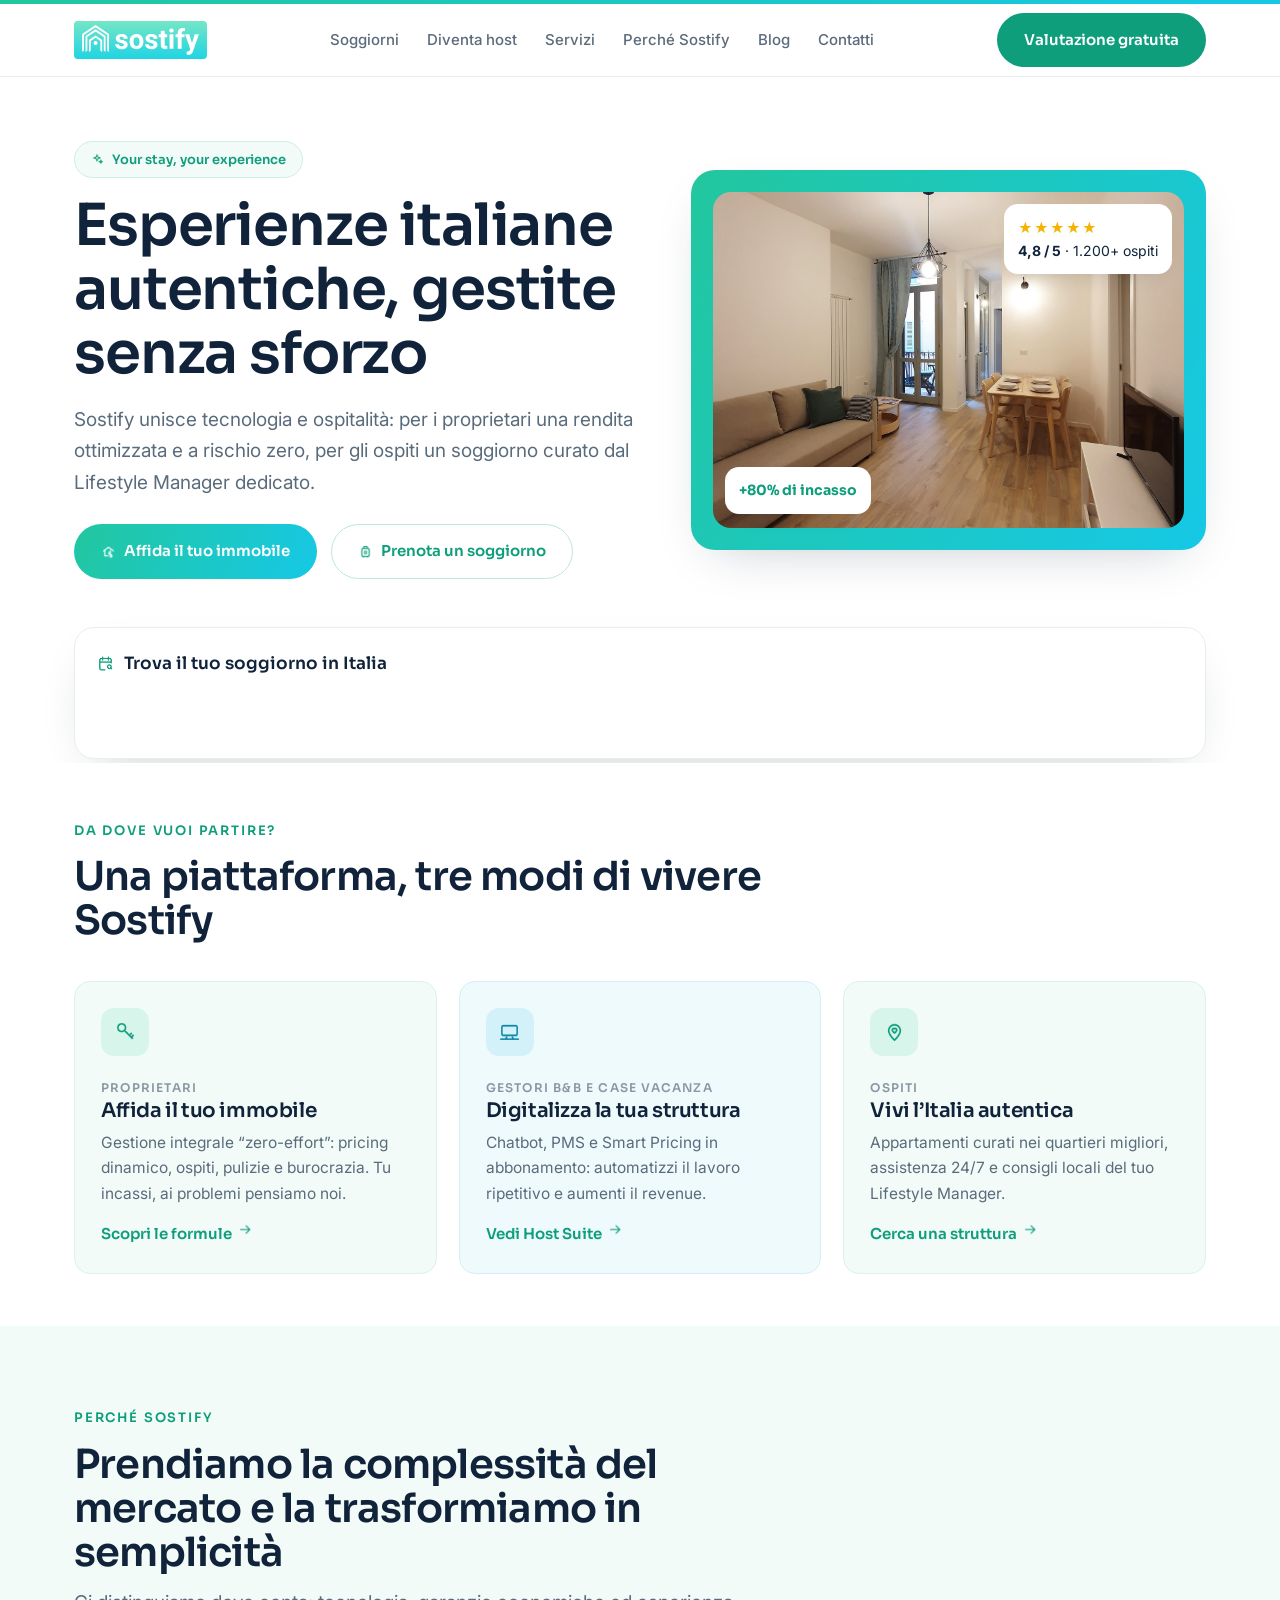
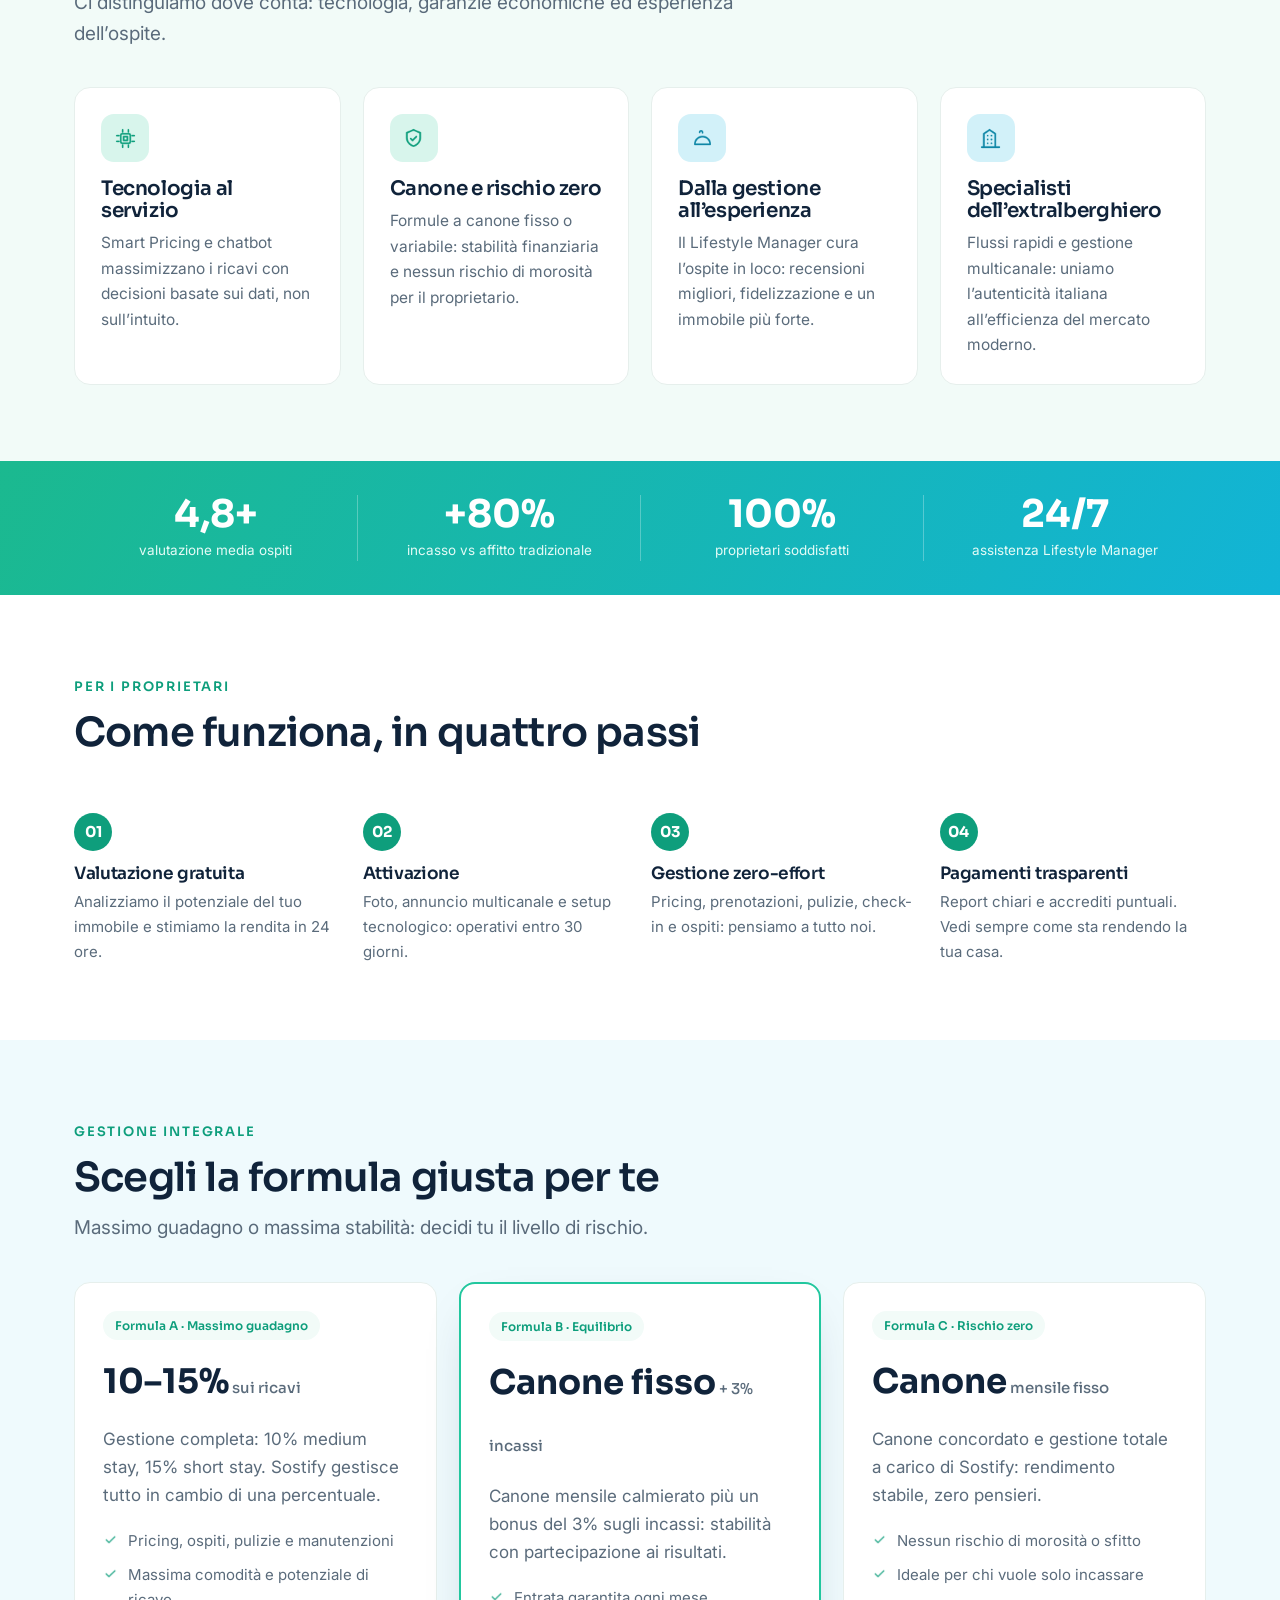
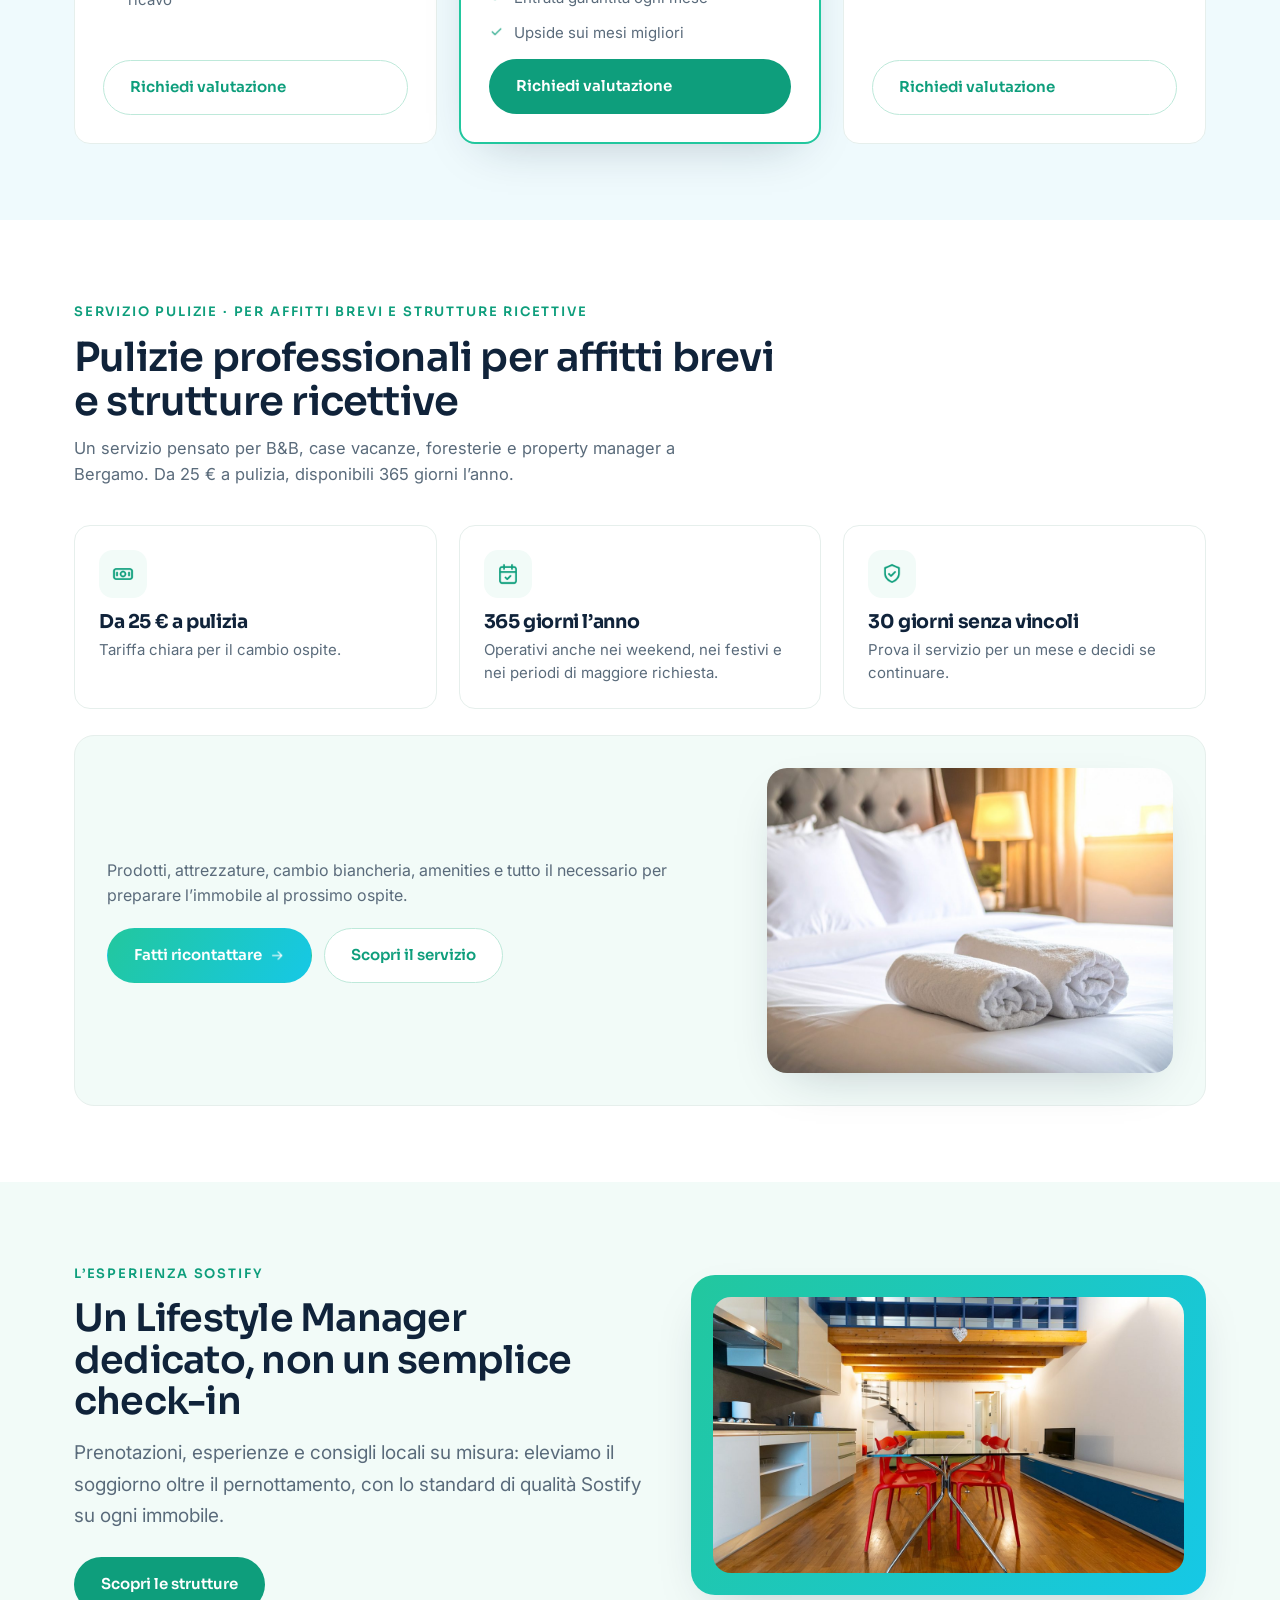
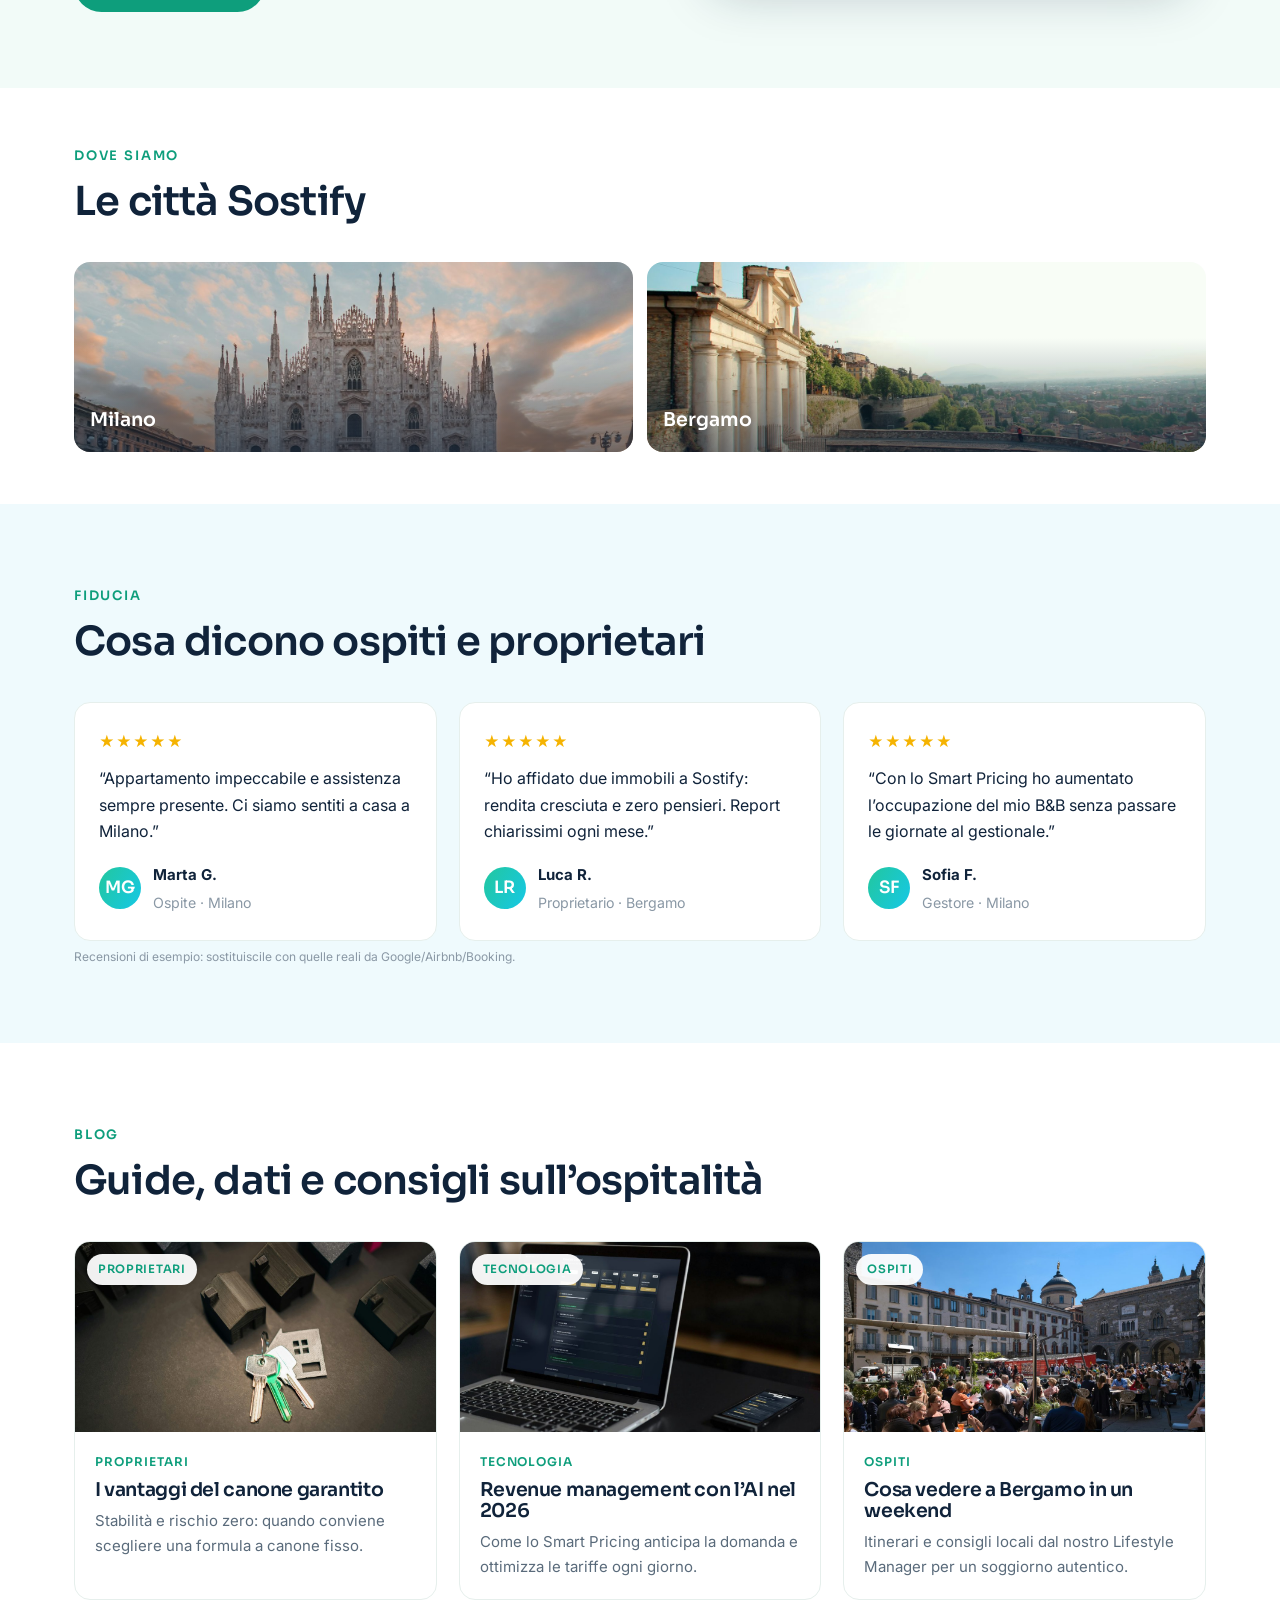
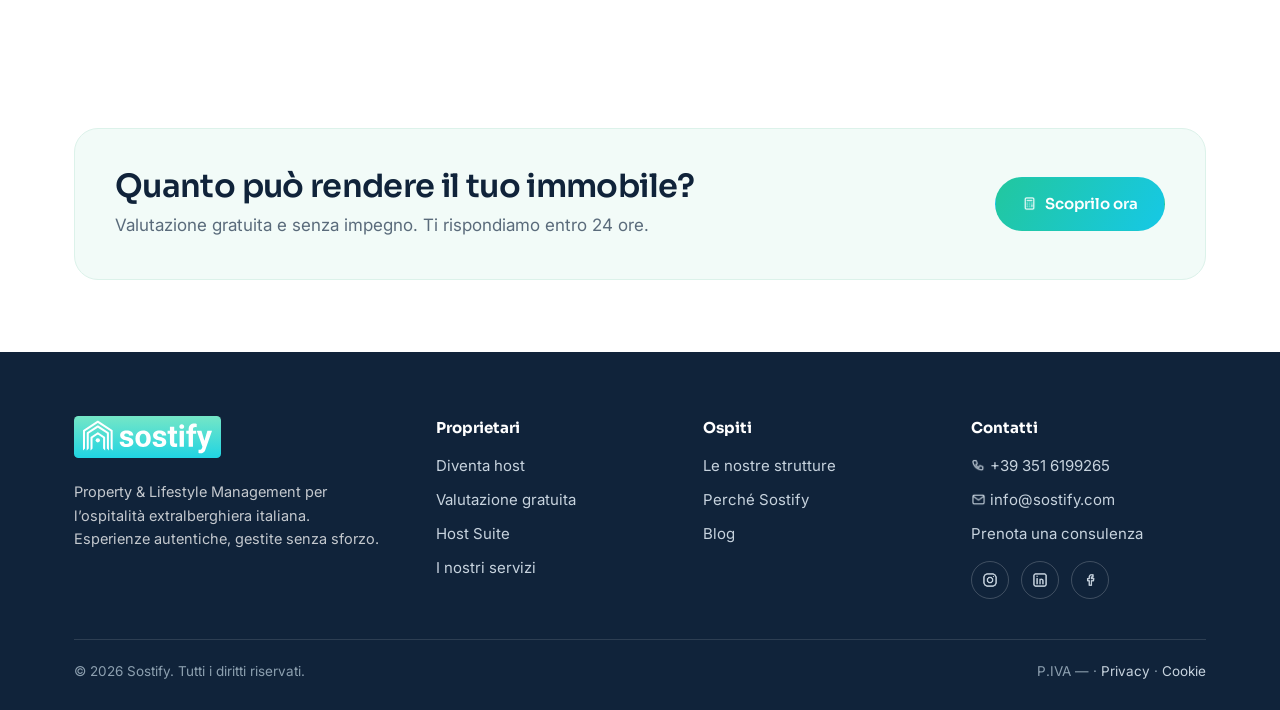
<file: index.html>
<!DOCTYPE html>
<html lang="it">
<head>
<meta charset="UTF-8">
<meta name="viewport" content="width=device-width, initial-scale=1">
<title>Sostify | Gestione affitti brevi e soggiorni in Italia — Property &amp; Lifestyle Management</title>
<meta name="description" content="Sostify trasforma il tuo immobile in una rendita ottimizzata e gestita senza sforzo, e offre agli ospiti soggiorni autentici con Lifestyle Manager dedicato. Property management ad affitti brevi a Milano e Bergamo.">
<meta name="keywords" content="gestione affitti brevi, property management, affitti brevi Milano, affitti brevi Bergamo, gestione B&B, canone garantito, Sostify">
<link rel="canonical" href="https://sostify.com/">
<meta property="og:type" content="website">
<meta property="og:title" content="Sostify | Esperienze italiane autentiche, gestite senza sforzo">
<meta property="og:description" content="Massimo guadagno con minimo impegno per i proprietari. Massima esperienza personalizzata per gli ospiti.">
<meta property="og:image" content="assets/og-image.jpg">
<meta property="og:url" content="https://sostify.com/">
<meta name="twitter:card" content="summary_large_image">
<link rel="preconnect" href="https://fonts.googleapis.com">
<link rel="preconnect" href="https://fonts.gstatic.com" crossorigin>
<link href="https://fonts.googleapis.com/css2?family=Sora:wght@400;500;600;700&family=Inter:wght@400;500;600&display=swap" rel="stylesheet">
<link rel="stylesheet" href="assets/styles.css">
<script type="application/ld+json">
{
  "@context":"https://schema.org",
  "@type":"Organization",
  "name":"Sostify",
  "url":"https://sostify.com",
  "description":"Property & Lifestyle Management per l'ospitalità extralberghiera italiana.",
  "telephone":"+39 351 6199265",
  "email":"info@sostify.com",
  "areaServed":["Milano","Bergamo"]
}
</script>
</head>
<body>
<div class="topbar"></div>

<!-- ============ HEADER ============ -->
<header class="site-header">
  <div class="wrap">
    <nav class="nav" id="nav">
      <a class="brand" href="index.html"><img src="assets/sostify-logo.svg" alt="Sostify" class="brand__logo"></a>
      <div class="nav__links">
        <a href="le-nostre-strutture.html">Soggiorni</a>
        <a href="diventa-host.html">Diventa host</a>
        <a href="i-nostri-servizi.html">Servizi</a>
        <a href="perche-sostify.html">Perché Sostify</a>
        <a href="blog.html">Blog</a>
        <a href="contatti.html">Contatti</a>
      </div>
      <div class="nav__cta">
        <a class="btn btn--primary" href="valutazione-gratuita.html">Valutazione gratuita</a>
      </div>
      <button class="nav__toggle" aria-label="Apri menu" onclick="document.getElementById('nav').classList.toggle('open')"><i class="ti ti-menu-2"></i></button>
    </nav>
  </div>
</header>

<!-- ============ HERO ============ -->
<section class="hero">
  <div class="wrap">
    <div class="hero__grid">
      <div>
        <span class="kicker"><i class="ti ti-sparkles"></i> Your stay, your experience</span>
        <h1>Esperienze italiane autentiche, gestite senza sforzo</h1>
        <p class="lead">Sostify unisce tecnologia e ospitalità: per i proprietari una rendita ottimizzata e a rischio zero, per gli ospiti un soggiorno curato dal Lifestyle Manager dedicato.</p>
        <div class="hero__cta">
          <a class="btn btn--grad" href="valutazione-gratuita.html"><i class="ti ti-home-dollar"></i> Affida il tuo immobile</a>
          <a class="btn btn--ghost" href="le-nostre-strutture.html"><i class="ti ti-luggage"></i> Prenota un soggiorno</a>
        </div>
      </div>
      <div class="hero__panel">
        <div class="photo" style="background-image:url('assets/img/home-hero.jpg')"></div>
        <div class="chip chip--rating"><span class="stars">★★★★★</span><br><b>4,8 / 5</b> · 1.200+ ospiti</div>
        <div class="chip chip--income">+80% di incasso</div>
      </div>
    </div>

    <!-- Widget di prenotazione integrato -->
    <div class="booking">
      <div class="booking__card">
        <div class="booking__head"><i class="ti ti-calendar-search"></i> Trova il tuo soggiorno in Italia</div>
        <be-widget
          host="https://sostifyitaly.bookpage.io"
          booking-network-id="421"
          default-adults="2"
          default-children="0"
          primary-color="#75E6C6FF"
          secondary-color="#a9ddd6"
          background-color="#ffffff"
          border-color="#75E6C6FF"
          button-text-color="#ffffff"
        ></be-widget>
      </div>
    </div>
  </div>
</section>

<!-- ============ PERCORSI (audience) ============ -->
<section class="section section--tight">
  <div class="wrap">
    <div class="head">
      <span class="eyebrow">Da dove vuoi partire?</span>
      <h2>Una piattaforma, tre modi di vivere Sostify</h2>
    </div>
    <div class="grid grid-3">
      <div class="card path">
        <div class="card__ico ico--green"><i class="ti ti-key"></i></div>
        <span class="tag">Proprietari</span>
        <h3>Affida il tuo immobile</h3>
        <p>Gestione integrale “zero-effort”: pricing dinamico, ospiti, pulizie e burocrazia. Tu incassi, ai problemi pensiamo noi.</p>
        <a class="card__link" href="diventa-host.html">Scopri le formule <i class="ti ti-arrow-right"></i></a>
      </div>
      <div class="card path path--cyan">
        <div class="card__ico ico--cyan"><i class="ti ti-device-laptop"></i></div>
        <span class="tag">Gestori B&amp;B e case vacanza</span>
        <h3>Digitalizza la tua struttura</h3>
        <p>Chatbot, PMS e Smart Pricing in abbonamento: automatizzi il lavoro ripetitivo e aumenti il revenue.</p>
        <a class="card__link" href="host-suite.html">Vedi Host Suite <i class="ti ti-arrow-right"></i></a>
      </div>
      <div class="card path">
        <div class="card__ico ico--green"><i class="ti ti-map-pin-heart"></i></div>
        <span class="tag">Ospiti</span>
        <h3>Vivi l’Italia autentica</h3>
        <p>Appartamenti curati nei quartieri migliori, assistenza 24/7 e consigli locali del tuo Lifestyle Manager.</p>
        <a class="card__link" href="le-nostre-strutture.html">Cerca una struttura <i class="ti ti-arrow-right"></i></a>
      </div>
    </div>
  </div>
</section>

<!-- ============ PERCHÉ SOSTIFY ============ -->
<section class="section" style="background:var(--mist)">
  <div class="wrap">
    <div class="head">
      <span class="eyebrow">Perché Sostify</span>
      <h2>Prendiamo la complessità del mercato e la trasformiamo in semplicità</h2>
      <p class="lead">Ci distinguiamo dove conta: tecnologia, garanzie economiche ed esperienza dell’ospite.</p>
    </div>
    <div class="grid grid-4">
      <div class="card">
        <div class="card__ico ico--green"><i class="ti ti-cpu"></i></div>
        <h3>Tecnologia al servizio</h3>
        <p>Smart Pricing e chatbot massimizzano i ricavi con decisioni basate sui dati, non sull’intuito.</p>
      </div>
      <div class="card">
        <div class="card__ico ico--green"><i class="ti ti-shield-check"></i></div>
        <h3>Canone e rischio zero</h3>
        <p>Formule a canone fisso o variabile: stabilità finanziaria e nessun rischio di morosità per il proprietario.</p>
      </div>
      <div class="card">
        <div class="card__ico ico--cyan"><i class="ti ti-concierge-bell"></i></div>
        <h3>Dalla gestione all’esperienza</h3>
        <p>Il Lifestyle Manager cura l’ospite in loco: recensioni migliori, fidelizzazione e un immobile più forte.</p>
      </div>
      <div class="card">
        <div class="card__ico ico--cyan"><i class="ti ti-building-community"></i></div>
        <h3>Specialisti dell’extralberghiero</h3>
        <p>Flussi rapidi e gestione multicanale: uniamo l’autenticità italiana all’efficienza del mercato moderno.</p>
      </div>
    </div>
  </div>
</section>

<!-- ============ NUMERI ============ -->
<section class="metrics">
  <div class="wrap">
    <div class="metrics__grid">
      <div><div class="num">4,8+</div><div class="cap">valutazione media ospiti</div></div>
      <div><div class="num">+80%</div><div class="cap">incasso vs affitto tradizionale</div></div>
      <div><div class="num">100%</div><div class="cap">proprietari soddisfatti</div></div>
      <div><div class="num">24/7</div><div class="cap">assistenza Lifestyle Manager</div></div>
    </div>
  </div>
</section>

<!-- ============ COME FUNZIONA ============ -->
<section class="section">
  <div class="wrap">
    <div class="head">
      <span class="eyebrow">Per i proprietari</span>
      <h2>Come funziona, in quattro passi</h2>
    </div>
    <div class="steps">
      <div class="step"><h4>Valutazione gratuita</h4><p>Analizziamo il potenziale del tuo immobile e stimiamo la rendita in 24 ore.</p></div>
      <div class="step"><h4>Attivazione</h4><p>Foto, annuncio multicanale e setup tecnologico: operativi entro 30 giorni.</p></div>
      <div class="step"><h4>Gestione zero-effort</h4><p>Pricing, prenotazioni, pulizie, check-in e ospiti: pensiamo a tutto noi.</p></div>
      <div class="step"><h4>Pagamenti trasparenti</h4><p>Report chiari e accrediti puntuali. Vedi sempre come sta rendendo la tua casa.</p></div>
    </div>
  </div>
</section>

<!-- ============ FORMULE PROPRIETARI ============ -->
<section class="section" style="background:var(--mist-cyan)">
  <div class="wrap">
    <div class="head">
      <span class="eyebrow">Gestione integrale</span>
      <h2>Scegli la formula giusta per te</h2>
      <p class="lead">Massimo guadagno o massima stabilità: decidi tu il livello di rischio.</p>
    </div>
    <div class="grid grid-3">
      <div class="price">
        <span class="badge">Formula A · Massimo guadagno</span>
        <div class="amount">10–15%<span> sui ricavi</span></div>
        <p style="color:var(--ink-soft)">Gestione completa: 10% medium stay, 15% short stay. Sostify gestisce tutto in cambio di una percentuale.</p>
        <ul>
          <li><i class="ti ti-check"></i> Pricing, ospiti, pulizie e manutenzioni</li>
          <li><i class="ti ti-check"></i> Massima comodità e potenziale di ricavo</li>
        </ul>
        <a class="btn btn--ghost" href="valutazione-gratuita.html" style="margin-top:auto">Richiedi valutazione</a>
      </div>
      <div class="price price--featured">
        <span class="badge">Formula B · Equilibrio</span>
        <div class="amount">Canone fisso<span> + 3% incassi</span></div>
        <p style="color:var(--ink-soft)">Canone mensile calmierato più un bonus del 3% sugli incassi: stabilità con partecipazione ai risultati.</p>
        <ul>
          <li><i class="ti ti-check"></i> Entrata garantita ogni mese</li>
          <li><i class="ti ti-check"></i> Upside sui mesi migliori</li>
        </ul>
        <a class="btn btn--primary" href="valutazione-gratuita.html" style="margin-top:auto">Richiedi valutazione</a>
      </div>
      <div class="price">
        <span class="badge">Formula C · Rischio zero</span>
        <div class="amount">Canone<span> mensile fisso</span></div>
        <p style="color:var(--ink-soft)">Canone concordato e gestione totale a carico di Sostify: rendimento stabile, zero pensieri.</p>
        <ul>
          <li><i class="ti ti-check"></i> Nessun rischio di morosità o sfitto</li>
          <li><i class="ti ti-check"></i> Ideale per chi vuole solo incassare</li>
        </ul>
        <a class="btn btn--ghost" href="valutazione-gratuita.html" style="margin-top:auto">Richiedi valutazione</a>
      </div>
    </div>
  </div>
</section>

<!-- ============ SERVIZIO PULIZIE (host) ============ -->
<section class="section clean">
  <div class="wrap">
    <div class="head">
      <span class="eyebrow">Servizio pulizie · per affitti brevi e strutture ricettive</span>
      <h2>Pulizie professionali per affitti brevi e strutture ricettive</h2>
      <p class="head__sub">Un servizio pensato per B&amp;B, case vacanze, foresterie e property manager a Bergamo. Da 25&nbsp;€ a pulizia, disponibili 365 giorni l&rsquo;anno.</p>
    </div>

    <div class="grid grid-3 clean__benefits">
      <div class="benefit">
        <span class="benefit__ico"><i class="ti ti-cash"></i></span>
        <h3>Da 25 € a pulizia</h3>
        <p>Tariffa chiara per il cambio ospite.</p>
      </div>
      <div class="benefit">
        <span class="benefit__ico"><i class="ti ti-calendar-check"></i></span>
        <h3>365 giorni l&rsquo;anno</h3>
        <p>Operativi anche nei weekend, nei festivi e nei periodi di maggiore richiesta.</p>
      </div>
      <div class="benefit">
        <span class="benefit__ico"><i class="ti ti-shield-check"></i></span>
        <h3>30 giorni senza vincoli</h3>
        <p>Prova il servizio per un mese e decidi se continuare.</p>
      </div>
    </div>

    <div class="clean__panel">
      <div class="clean__panel-main">
        <p style="font-size:16px;color:var(--ink-soft);line-height:1.55;margin-top:0">Prodotti, attrezzature, cambio biancheria, amenities e tutto il necessario per preparare l&rsquo;immobile al prossimo ospite.</p>
        <div style="display:flex;gap:12px;flex-wrap:wrap;margin-top:20px">
          <a class="btn btn--grad" href="pulizie.html#contatto">Fatti ricontattare <i class="ti ti-arrow-right"></i></a>
          <a class="btn btn--ghost" href="pulizie.html">Scopri il servizio</a>
        </div>
      </div>
      <div class="lp-split__img" style="aspect-ratio:4/3"><img src="assets/img/pulizie-home.jpg" alt="Appartamento pulito e pronto per il prossimo ospite a Bergamo"></div>
    </div>
  </div>
</section>


<!-- ============ LIFESTYLE MANAGER (B2C) ============ -->
<section class="section" style="background:var(--mist)">
  <div class="wrap">
    <div class="hero__grid" style="padding:0">
      <div>
        <span class="eyebrow">L’esperienza Sostify</span>
        <h2 style="font-size:clamp(26px,3.4vw,38px);margin:12px 0 14px">Un Lifestyle Manager dedicato, non un semplice check-in</h2>
        <p class="lead">Prenotazioni, esperienze e consigli locali su misura: eleviamo il soggiorno oltre il pernottamento, con lo standard di qualità Sostify su ogni immobile.</p>
        <div class="hero__cta">
          <a class="btn btn--primary" href="le-nostre-strutture.html">Scopri le strutture</a>
        </div>
      </div>
      <div class="hero__panel" style="min-height:320px">
        <div class="photo" style="background-image:url('assets/img/home-lifestyle.jpg')"></div>
      </div>
    </div>
  </div>
</section>

<!-- ============ CITTÀ ============ -->
<section class="section section--tight">
  <div class="wrap">
    <div class="head">
      <span class="eyebrow">Dove siamo</span>
      <h2>Le città Sostify</h2>
    </div>
    <div class="cities">
      <div class="city" style="background-image:url('assets/img/city-milano.jpg')"><span>Milano</span></div>
      <div class="city" style="background-image:url('assets/img/city-bergamo.jpg')"><span>Bergamo</span></div>
    </div>
  </div>
</section>

<!-- ============ RECENSIONI ============ -->
<section class="section" style="background:var(--mist-cyan)">
  <div class="wrap">
    <div class="head">
      <span class="eyebrow">Fiducia</span>
      <h2>Cosa dicono ospiti e proprietari</h2>
    </div>
    <div class="grid grid-3">
      <div class="review">
        <span class="stars">★★★★★</span>
        <p>“Appartamento impeccabile e assistenza sempre presente. Ci siamo sentiti a casa a Milano.”</p>
        <div class="who"><span class="av">MG</span><div><b>Marta G.</b><br><small>Ospite · Milano</small></div></div>
      </div>
      <div class="review">
        <span class="stars">★★★★★</span>
        <p>“Ho affidato due immobili a Sostify: rendita cresciuta e zero pensieri. Report chiarissimi ogni mese.”</p>
        <div class="who"><span class="av">LR</span><div><b>Luca R.</b><br><small>Proprietario · Bergamo</small></div></div>
      </div>
      <div class="review">
        <span class="stars">★★★★★</span>
        <p>“Con lo Smart Pricing ho aumentato l’occupazione del mio B&amp;B senza passare le giornate al gestionale.”</p>
        <div class="who"><span class="av">SF</span><div><b>Sofia F.</b><br><small>Gestore · Milano</small></div></div>
      </div>
    </div>
    <p class="ph-note">Recensioni di esempio: sostituiscile con quelle reali da Google/Airbnb/Booking.</p>
  </div>
</section>

<!-- ============ BLOG TEASER ============ -->
<section class="section">
  <div class="wrap">
    <div class="head">
      <span class="eyebrow">Blog</span>
      <h2>Guide, dati e consigli sull’ospitalità</h2>
    </div>
    <div class="grid grid-3">
      <a class="post" href="articolo.html?slug=canone-garantito">
        <div class="cover" style="background-image:url('assets/blog/covers/cover-canone-garantito.jpg')"><span class="cat-chip">Proprietari</span></div>
        <div class="body"><span class="cat">Proprietari</span><h3>I vantaggi del canone garantito</h3><p>Stabilità e rischio zero: quando conviene scegliere una formula a canone fisso.</p></div>
      </a>
      <a class="post" href="articolo.html?slug=revenue-ai-2026">
        <div class="cover" style="background-image:url('assets/blog/covers/cover-revenue-ai-2026.jpg')"><span class="cat-chip">Tecnologia</span></div>
        <div class="body"><span class="cat">Tecnologia</span><h3>Revenue management con l’AI nel 2026</h3><p>Come lo Smart Pricing anticipa la domanda e ottimizza le tariffe ogni giorno.</p></div>
      </a>
      <a class="post" href="articolo.html?slug=bergamo-weekend">
        <div class="cover" style="background-image:url('assets/blog/covers/cover-bergamo-weekend.jpg')"><span class="cat-chip">Ospiti</span></div>
        <div class="body"><span class="cat">Ospiti</span><h3>Cosa vedere a Bergamo in un weekend</h3><p>Itinerari e consigli locali dal nostro Lifestyle Manager per un soggiorno autentico.</p></div>
      </a>
    </div>
  </div>
</section>

<!-- ============ CTA FINALE ============ -->
<section class="section section--tight">
  <div class="wrap">
    <div class="cta-band">
      <div>
        <h2>Quanto può rendere il tuo immobile?</h2>
        <p>Valutazione gratuita e senza impegno. Ti rispondiamo entro 24 ore.</p>
      </div>
      <a class="btn btn--grad" href="valutazione-gratuita.html"><i class="ti ti-calculator"></i> Scoprilo ora</a>
    </div>
  </div>
</section>

<!-- ============ FOOTER ============ -->
<footer class="footer">
  <div class="wrap">
    <div class="footer__grid">
      <div>
        <a class="brand" href="index.html"><img src="assets/sostify-logo.svg" alt="Sostify" class="brand__logo"></a>
        <p class="footer__note">Property &amp; Lifestyle Management per l’ospitalità extralberghiera italiana. Esperienze autentiche, gestite senza sforzo.</p>
      </div>
      <div>
        <h5>Proprietari</h5>
        <ul>
          <li><a href="diventa-host.html">Diventa host</a></li>
          <li><a href="valutazione-gratuita.html">Valutazione gratuita</a></li>
          <li><a href="host-suite.html">Host Suite</a></li>
          <li><a href="i-nostri-servizi.html">I nostri servizi</a></li>
        </ul>
      </div>
      <div>
        <h5>Ospiti</h5>
        <ul>
          <li><a href="le-nostre-strutture.html">Le nostre strutture</a></li>
          <li><a href="perche-sostify.html">Perché Sostify</a></li>
          <li><a href="blog.html">Blog</a></li>
        </ul>
      </div>
      <div>
        <h5>Contatti</h5>
        <ul>
          <li><a href="tel:+393516199265"><i class="ti ti-phone"></i> +39 351 6199265</a></li>
          <li><a href="mailto:info@sostify.com"><i class="ti ti-mail"></i> info@sostify.com</a></li>
          <li><a href="contatti.html">Prenota una consulenza</a></li>
        </ul>
        <div class="footer__social" style="margin-top:14px">
          <a href="#" aria-label="Instagram"><i class="ti ti-brand-instagram"></i></a>
          <a href="#" aria-label="LinkedIn"><i class="ti ti-brand-linkedin"></i></a>
          <a href="#" aria-label="Facebook"><i class="ti ti-brand-facebook"></i></a>
        </div>
      </div>
    </div>
    <div class="footer__bottom">
      <span>© 2026 Sostify. Tutti i diritti riservati.</span>
      <span>P.IVA — · <a href="#">Privacy</a> · <a href="#">Cookie</a></span>
    </div>
  </div>
</footer>

<script src="https://cdn.ciaobooking.com/widget/js/app.js"></script>
<script>
/* Reveal on scroll (rispetta reduced-motion via CSS) */
const io=new IntersectionObserver((es)=>es.forEach(e=>{if(e.isIntersecting){e.target.classList.add('in');io.unobserve(e.target)}}),{threshold:.12});
document.querySelectorAll('.card,.step,.price,.review,.post,.city,.head').forEach(el=>{el.classList.add('reveal');io.observe(el)});
</script>
<script src="https://identity.netlify.com/v1/netlify-identity-widget.js"></script>
<script>
if(window.netlifyIdentity){window.netlifyIdentity.on("init",function(u){if(!u){window.netlifyIdentity.on("login",function(){document.location.href="/admin/";});}});}
</script>
</body>
</html>
</file>
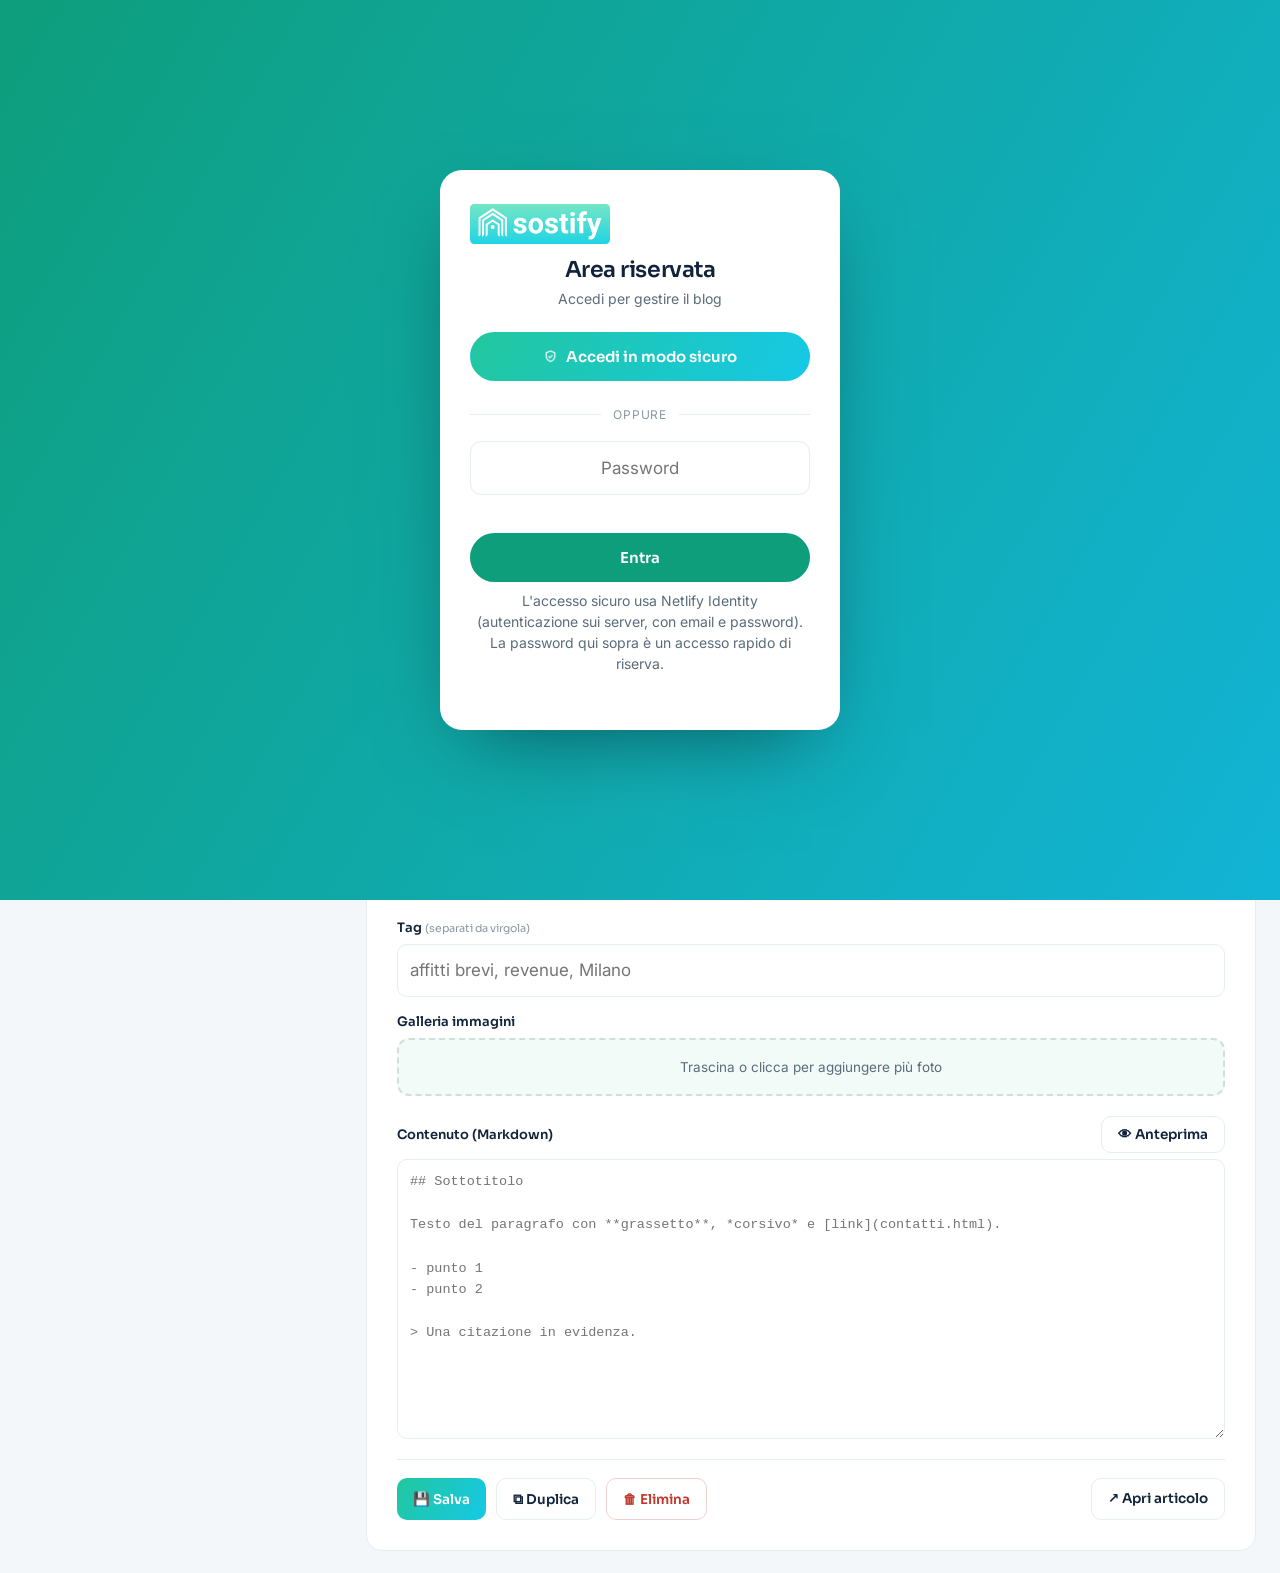
<file: admin.html>
<!DOCTYPE html>
<html lang="it">
<head>
<meta charset="UTF-8">
<meta name="viewport" content="width=device-width, initial-scale=1">
<title>Gestione Blog · Sostify</title>
<meta name="robots" content="noindex,nofollow">
<link rel="icon" href="assets/sostify-logo.svg">
<link rel="preconnect" href="https://fonts.googleapis.com"><link rel="preconnect" href="https://fonts.gstatic.com" crossorigin>
<link href="https://fonts.googleapis.com/css2?family=Sora:wght@400;500;600;700&family=Inter:wght@400;500;600&display=swap" rel="stylesheet">
<link rel="stylesheet" href="assets/styles.css">
<script src="https://identity.netlify.com/v1/netlify-identity-widget.js"></script>
</head>
<body class="admin-body">

<!-- ============ LOGIN AREA RISERVATA ============ -->
<div class="gate" id="gate">
  <div class="gate__card">
    <img src="assets/sostify-logo.svg" alt="Sostify">
    <h1>Area riservata</h1>
    <p>Accedi per gestire il blog</p>
    <button class="btn btn--grad" id="gateNetlify"><i class="ti ti-shield-check"></i> Accedi in modo sicuro</button>
    <div class="gate__div">oppure</div>
    <form id="gateForm" onsubmit="return false">
      <input type="password" id="gatePass" placeholder="Password" autocomplete="current-password">
      <div class="gate__err" id="gateErr"></div>
      <button class="btn btn--primary" id="gateEnter" style="width:100%;justify-content:center">Entra</button>
    </form>
    <p class="gate__note">L'accesso sicuro usa Netlify Identity (autenticazione sui server, con email e password). La password qui sopra è un accesso rapido di riserva.</p>
  </div>
</div>


<div class="admin-top"><div class="wrap">
  <div style="display:flex;align-items:center;gap:14px">
    <img src="assets/sostify-logo.svg" alt="Sostify" class="brand__logo">
    <span class="tag">Gestione Blog</span>
  </div>
  <div style="display:flex;gap:10px;align-items:center">
    <a class="btn-sm" href="blog.html" target="_blank" style="text-decoration:none">Vedi il blog</a>
    <button class="btn-sm btn-sm--grad" id="btnExport">⬇ Esporta &amp; pubblica</button>
    <button class="btn-sm" id="btnLogout" title="Esci">Esci</button>
  </div>
</div></div>

<div class="admin-grid">
  <!-- LISTA -->
  <aside class="admin-list">
    <h3>Articoli <button class="btn-sm btn-sm--primary" id="btnNew">+ Nuovo</button></h3>
    <div id="list"></div>
    <div style="margin-top:14px;display:flex;flex-direction:column;gap:8px">
      <button class="btn-sm" id="btnImport">⬆ Importa file</button>
      <input type="file" id="importFile" accept=".js,.json" style="display:none">
      <button class="btn-sm btn-sm--danger" id="btnReset">↺ Ripristina esempi</button>
    </div>
  </aside>

  <!-- EDITOR -->
  <section class="admin-editor" id="editorWrap">
    <div class="admin-hint">Le modifiche restano salvate in questo browser. Per pubblicarle sul sito online premi <b>Esporta &amp; pubblica</b>, poi sostituisci il file <code>assets/blog/articles.js</code> nello zip e ricarica su Netlify.</div>
    <h2 id="edTitle">Nuovo articolo</h2>
    <form id="form" onsubmit="return false">
      <div class="af">
        <div class="field field--full"><label>Titolo</label><input id="f_title" placeholder="Titolo dell'articolo"></div>
        <div class="field"><label>Slug (URL)</label><input id="f_slug" placeholder="titolo-articolo"></div>
        <div class="field"><label>Categoria</label><input id="f_category" list="cats" placeholder="Proprietari"><datalist id="cats"></datalist></div>
        <div class="field"><label>Autore</label><input id="f_author" placeholder="Team Sostify"></div>
        <div class="field"><label>Data</label><input id="f_date" type="date"></div>
        <div class="field"><label>Minuti di lettura <small style="font-weight:400;color:var(--ink-faint)">(auto se vuoto)</small></label><input id="f_readTime" type="number" min="1" placeholder="auto"></div>
        <div class="field"><label>Pubblicato</label>
          <select id="f_published"><option value="true">Sì · visibile</option><option value="false">No · bozza</option></select>
        </div>
        <div class="field field--full"><label>Estratto</label><textarea id="f_excerpt" rows="2" placeholder="Breve riassunto mostrato nelle card"></textarea></div>

        <div class="field field--full"><label>Immagine di copertina</label>
          <input id="f_cover" placeholder="assets/blog/covers/... oppure URL, oppure carica sotto">
          <div class="dropzone" id="coverDrop">Trascina qui un'immagine o clicca per caricare (la ridimensiono io)</div>
          <input type="file" id="coverFile" accept="image/*" style="display:none">
          <div id="coverPrev"></div>
        </div>

        <div class="field field--full"><label>Tag <small style="font-weight:400;color:var(--ink-faint)">(separati da virgola)</small></label>
          <input id="f_tags" placeholder="affitti brevi, revenue, Milano"></div>

        <div class="field field--full"><label>Galleria immagini</label>
          <div class="dropzone" id="galDrop">Trascina o clicca per aggiungere più foto</div>
          <input type="file" id="galFile" accept="image/*" multiple style="display:none">
          <div id="galPrev"></div>
        </div>

        <div class="field field--full">
          <label style="display:flex;justify-content:space-between;align-items:center">Contenuto (Markdown)
            <button class="btn-sm" type="button" id="btnPreview">👁 Anteprima</button></label>
          <textarea id="f_body" class="body" placeholder="## Sottotitolo&#10;&#10;Testo del paragrafo con **grassetto**, *corsivo* e [link](contatti.html).&#10;&#10;- punto 1&#10;- punto 2&#10;&#10;> Una citazione in evidenza."></textarea>
          <div class="preview" id="preview" style="display:none"></div>
        </div>
      </div>

      <div class="admin-actions">
        <button class="btn-sm btn-sm--grad" id="btnSave">💾 Salva</button>
        <button class="btn-sm" id="btnDuplicate">⧉ Duplica</button>
        <button class="btn-sm btn-sm--danger" id="btnDelete">🗑 Elimina</button>
        <a class="btn-sm" id="btnOpen" href="#" target="_blank" style="text-decoration:none;margin-left:auto">↗ Apri articolo</a>
      </div>
    </form>
  </section>
</div>

<div class="toast" id="toast"></div>

<script src="assets/blog/articles.js"></script>
<script src="assets/blog/blog-core.js"></script>
<script>
/* ===== Autenticazione area riservata ===== */
(function(){
  // SHA-256 della password di riserva (default: SostifyBlog2026!). Cambiala rigenerando questo hash.
  var GATE_HASH="7052f0508321dfe83ced939a95b9fd85099862062418733819400d2576d21ef0";
  var gate=document.getElementById('gate');
  var authed=false;

  function unlock(){ if(authed) return; authed=true; gate.style.display='none'; }
  function lock(){ authed=false; gate.style.display='flex'; }

  // Accesso rapido già effettuato in questa sessione
  try{ if(sessionStorage.getItem('sostify_admin_ok')==='1') unlock(); }catch(e){}

  // --- Netlify Identity (sicuro, lato server) ---
  if(window.netlifyIdentity){
    try{
      netlifyIdentity.init();
      if(netlifyIdentity.currentUser()) unlock();
      netlifyIdentity.on('login',function(){ try{netlifyIdentity.close();}catch(e){} unlock(); });
      netlifyIdentity.on('logout',function(){ try{sessionStorage.removeItem('sostify_admin_ok');}catch(e){} lock(); });
    }catch(e){}
  }
  document.getElementById('gateNetlify').addEventListener('click',function(){
    if(window.netlifyIdentity){ netlifyIdentity.open(); }
    else { document.getElementById('gateErr').textContent='Login sicuro disponibile solo sul sito pubblicato con Identity attivo.'; }
  });

  // --- Password di riserva (SHA-256) ---
  async function sha(s){
    if(window.crypto&&crypto.subtle){
      var buf=await crypto.subtle.digest('SHA-256',new TextEncoder().encode(s));
      return Array.prototype.map.call(new Uint8Array(buf),function(b){return b.toString(16).padStart(2,'0');}).join('');
    }
    return null;
  }
  async function tryPass(){
    var v=document.getElementById('gatePass').value;
    var h=await sha(v);
    if(h===null){ document.getElementById('gateErr').textContent='Usa "Accedi in modo sicuro".'; return; }
    if(h===GATE_HASH){ try{sessionStorage.setItem('sostify_admin_ok','1');}catch(e){} unlock(); }
    else { document.getElementById('gateErr').textContent='Password errata.'; }
  }
  document.getElementById('gateEnter').addEventListener('click',tryPass);
  document.getElementById('gatePass').addEventListener('keydown',function(e){ if(e.key==='Enter'){ e.preventDefault(); tryPass(); } });

  // --- Logout ---
  document.getElementById('btnLogout').addEventListener('click',function(){
    try{ sessionStorage.removeItem('sostify_admin_ok'); }catch(e){}
    if(window.netlifyIdentity && netlifyIdentity.currentUser()){ netlifyIdentity.logout(); }
    lock();
  });
})();
</script>
<script>
(function(){
  var B=window.SostifyBlog;
  var list=B.getAll();
  var current=null;        // slug in modifica, null = nuovo
  var slugAuto=true;       // lo slug segue il titolo finché non lo tocchi
  var gallery=[];          // array immagini (url o dataURL)
  var coverVal="";

  var $=function(id){return document.getElementById(id);};
  function toast(msg){var t=$('toast');t.textContent=msg;t.classList.add('show');setTimeout(function(){t.classList.remove('show');},1900);}

  function persist(){ B.saveAll(list); }

  // ---- rendering lista ----
  function renderList(){
    var cats=list.map(function(a){return a.category;}).filter(function(v,i,s){return v&&s.indexOf(v)===i;});
    $('cats').innerHTML=cats.map(function(c){return '<option value="'+c+'">';}).join('');
    if(!list.length){ $('list').innerHTML='<p style="color:var(--ink-faint);font-size:14px">Nessun articolo. Crea il primo con “+ Nuovo”.</p>'; return; }
    $('list').innerHTML=list.map(function(a){
      var on=a.published!==false;
      return '<div class="admin-item'+(a.slug===current?' active':'')+'" data-slug="'+a.slug+'">'
        +'<b><span class="dot '+(on?'dot--on':'dot--off')+'"></span>'+(a.title||'(senza titolo)')+'</b>'
        +'<small>'+(a.category||'—')+' · '+B.fmtDate(a.date)+'</small></div>';
    }).join('');
    document.querySelectorAll('.admin-item').forEach(function(el){
      el.addEventListener('click',function(){ edit(el.getAttribute('data-slug')); });
    });
  }

  // ---- caricamento in form ----
  function blank(){ return {slug:'',title:'',category:'',author:'Team Sostify',date:new Date().toISOString().slice(0,10),readTime:'',excerpt:'',cover:'',tags:[],gallery:[],body:'',published:true}; }
  function load(a){
    $('f_title').value=a.title||''; $('f_slug').value=a.slug||'';
    $('f_category').value=a.category||''; $('f_author').value=a.author||'';
    $('f_date').value=a.date||''; $('f_readTime').value=a.readTime||'';
    $('f_excerpt').value=a.excerpt||''; $('f_tags').value=(a.tags||[]).join(', ');
    $('f_body').value=a.body||''; $('f_published').value=String(a.published!==false);
    coverVal=a.cover||''; $('f_cover').value=coverVal; renderCover();
    gallery=(a.gallery||[]).slice(); renderGallery();
    $('preview').style.display='none';
    updateOpenLink();
  }
  function edit(slug){
    var a=list.filter(function(x){return x.slug===slug;})[0]; if(!a) return;
    current=slug; slugAuto=false; $('edTitle').textContent='Modifica articolo';
    load(a); renderList();
    window.scrollTo({top:0,behavior:'smooth'});
  }
  function newArticle(){
    current=null; slugAuto=true; $('edTitle').textContent='Nuovo articolo';
    load(blank()); renderList();
  }

  // ---- cover & gallery preview ----
  function renderCover(){
    $('coverPrev').innerHTML = coverVal
      ? '<div class="thumb"><img src="'+coverVal+'" alt=""><button type="button" data-x="cover">×</button></div>' : '';
  }
  function renderGallery(){
    $('galPrev').innerHTML = gallery.map(function(src,i){
      return '<div class="thumb"><img src="'+src+'" alt=""><button type="button" data-gi="'+i+'">×</button></div>';
    }).join('');
  }
  document.addEventListener('click',function(e){
    var t=e.target;
    if(t.getAttribute&&t.getAttribute('data-x')==='cover'){ coverVal=''; $('f_cover').value=''; renderCover(); }
    if(t.getAttribute&&t.getAttribute('data-gi')!==null&&t.getAttribute('data-gi')!==undefined&&t.hasAttribute&&t.hasAttribute('data-gi')){
      gallery.splice(parseInt(t.getAttribute('data-gi'),10),1); renderGallery();
    }
  });

  // ---- ridimensiona immagine -> dataURL ----
  function downscale(file, maxW, cb){
    var r=new FileReader();
    r.onload=function(){
      var img=new Image();
      img.onload=function(){
        var w=img.width,h=img.height;
        if(w>maxW){ h=Math.round(h*maxW/w); w=maxW; }
        var c=document.createElement('canvas'); c.width=w; c.height=h;
        c.getContext('2d').drawImage(img,0,0,w,h);
        cb(c.toDataURL('image/jpeg',0.82));
      };
      img.src=r.result;
    };
    r.readAsDataURL(file);
  }
  function bindDrop(zoneId,inputId,onImg,multiple){
    var z=$(zoneId),inp=$(inputId);
    z.addEventListener('click',function(){inp.click();});
    z.addEventListener('dragover',function(e){e.preventDefault();z.style.borderColor='#22C79E';});
    z.addEventListener('dragleave',function(){z.style.borderColor='';});
    z.addEventListener('drop',function(e){e.preventDefault();z.style.borderColor='';handle(e.dataTransfer.files);});
    inp.addEventListener('change',function(){handle(inp.files);inp.value='';});
    function handle(files){ Array.prototype.forEach.call(files,function(f){ if(f.type.indexOf('image/')===0) downscale(f,1400,onImg); }); }
  }
  bindDrop('coverDrop','coverFile',function(url){ coverVal=url; $('f_cover').value='[immagine caricata]'; renderCover(); },false);
  bindDrop('galDrop','galFile',function(url){ gallery.push(url); renderGallery(); },true);

  $('f_cover').addEventListener('input',function(){ if($('f_cover').value!=='[immagine caricata]'){ coverVal=$('f_cover').value; renderCover(); } });

  // ---- slug auto dal titolo ----
  $('f_title').addEventListener('input',function(){ if(slugAuto){ $('f_slug').value=B.slugify($('f_title').value); } updateOpenLink(); });
  $('f_slug').addEventListener('input',function(){ slugAuto=false; updateOpenLink(); });
  function updateOpenLink(){ var s=$('f_slug').value; $('btnOpen').href = s? ('articolo.html?slug='+encodeURIComponent(s)) : '#'; }

  // ---- anteprima ----
  $('btnPreview').addEventListener('click',function(){
    var p=$('preview');
    if(p.style.display==='none'){ p.innerHTML='<div class="prose">'+B.mdToHtml($('f_body').value)+'</div>'; p.style.display='block'; }
    else p.style.display='none';
  });

  // ---- raccogli form ----
  function collect(){
    var title=$('f_title').value.trim();
    var slug=$('f_slug').value.trim()||B.slugify(title);
    return {
      slug:slug, title:title, category:$('f_category').value.trim(),
      author:$('f_author').value.trim()||'Team Sostify', date:$('f_date').value||new Date().toISOString().slice(0,10),
      readTime:$('f_readTime').value?parseInt($('f_readTime').value,10):B.readingTime($('f_body').value),
      excerpt:$('f_excerpt').value.trim(),
      cover:coverVal,
      tags:$('f_tags').value.split(',').map(function(s){return s.trim();}).filter(Boolean),
      gallery:gallery.slice(),
      body:$('f_body').value,
      published:$('f_published').value==='true'
    };
  }

  // ---- salva ----
  $('btnSave').addEventListener('click',function(){
    var a=collect();
    if(!a.title){ toast('Aggiungi un titolo'); return; }
    if(!a.slug){ toast('Slug mancante'); return; }
    // slug univoco
    var clash=list.filter(function(x){return x.slug===a.slug && x.slug!==current;}).length;
    if(clash){ toast('Slug già usato, cambialo'); return; }
    if(current){ // update
      var idx=list.map(function(x){return x.slug;}).indexOf(current);
      list[idx]=a;
    } else { list.unshift(a); }
    current=a.slug; slugAuto=false; $('edTitle').textContent='Modifica articolo';
    persist(); renderList(); updateOpenLink(); toast('Salvato ✓');
  });

  $('btnDelete').addEventListener('click',function(){
    if(!current){ newArticle(); return; }
    if(!confirm('Eliminare definitivamente questo articolo?')) return;
    list=list.filter(function(x){return x.slug!==current;});
    persist(); newArticle(); toast('Eliminato');
  });

  $('btnDuplicate').addEventListener('click',function(){
    var a=collect(); a.slug=B.slugify(a.slug+'-copia'); a.title=a.title+' (copia)'; a.published=false;
    list.unshift(a); current=a.slug; slugAuto=false; load(a); persist(); renderList(); toast('Duplicato come bozza');
  });

  $('btnNew').addEventListener('click',newArticle);

  // ---- export / import / reset ----
  function download(name,content,type){
    var blob=new Blob([content],{type:type||'text/plain'});
    var url=URL.createObjectURL(blob); var a=document.createElement('a');
    a.href=url; a.download=name; document.body.appendChild(a); a.click();
    setTimeout(function(){URL.revokeObjectURL(url);a.remove();},100);
  }
  $('btnExport').addEventListener('click',function(){
    var content='/* Sostify · dati blog esportati dal pannello il '+new Date().toLocaleString('it-IT')+' */\n'
      +'window.SOSTIFY_SEED = '+JSON.stringify(list,null,2)+';\n';
    download('articles.js',content,'application/javascript');
    toast('Scaricato articles.js — sostituiscilo in assets/blog/ e ripubblica');
  });
  $('btnImport').addEventListener('click',function(){ $('importFile').click(); });
  $('importFile').addEventListener('change',function(){
    var f=$('importFile').files[0]; if(!f) return;
    var r=new FileReader();
    r.onload=function(){
      try{
        var txt=r.result, data;
        var m=txt.match(/window\.SOSTIFY_SEED\s*=\s*([\s\S]*?);?\s*$/);
        data=JSON.parse(m?m[1]:txt);
        if(!Array.isArray(data)) throw 0;
        list=data; persist(); newArticle(); toast('Importati '+data.length+' articoli');
      }catch(e){ toast('File non valido'); }
    };
    r.readAsText(f); $('importFile').value='';
  });
  $('btnReset').addEventListener('click',function(){
    if(!confirm('Ripristinare gli articoli di esempio? Le modifiche non esportate andranno perse.')) return;
    B.resetToSeed(); list=B.getAll(); newArticle(); toast('Ripristinati gli esempi');
  });

  // init
  renderList(); newArticle();
})();
</script>
</body>
</html>
</file>
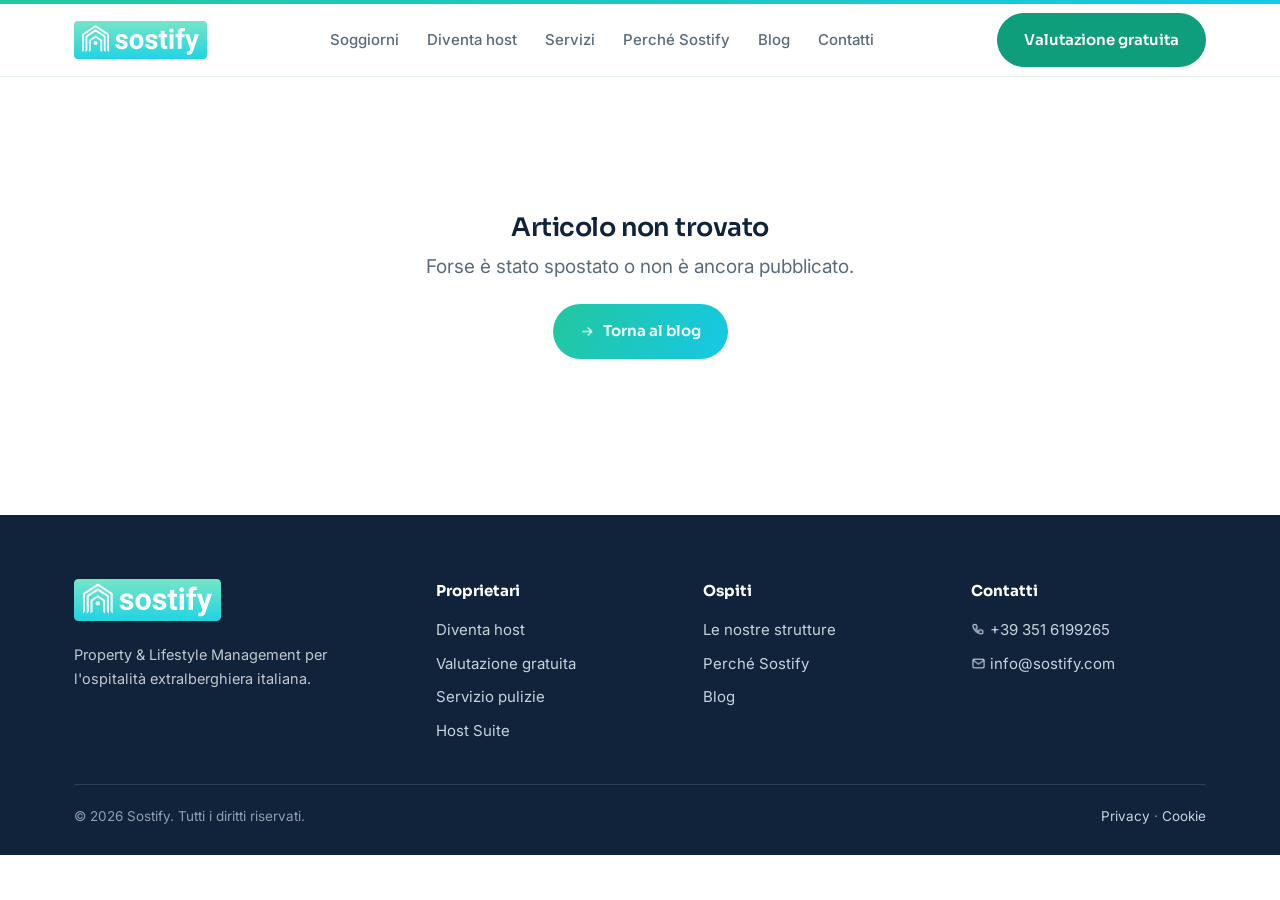
<file: articolo.html>
<!DOCTYPE html>
<html lang="it">
<head>
<meta charset="UTF-8">
<meta name="viewport" content="width=device-width, initial-scale=1">
<title>Articolo | Blog Sostify</title>
<meta name="description" content="Blog Sostify">
<link rel="icon" href="assets/sostify-logo.svg">
<link rel="preconnect" href="https://fonts.googleapis.com"><link rel="preconnect" href="https://fonts.gstatic.com" crossorigin>
<link href="https://fonts.googleapis.com/css2?family=Sora:wght@400;500;600;700&family=Inter:wght@400;500;600&display=swap" rel="stylesheet">
<link rel="stylesheet" href="assets/styles.css">
</head>
<body>
<div class="topbar"></div>
<header class="site-header"><div class="wrap"><nav class="nav" id="nav">
  <a class="brand" href="index.html"><img src="assets/sostify-logo.svg" alt="Sostify" class="brand__logo"></a>
  <div class="nav__links"><a href="le-nostre-strutture.html">Soggiorni</a><a href="diventa-host.html">Diventa host</a><a href="i-nostri-servizi.html">Servizi</a><a href="perche-sostify.html">Perché Sostify</a><a href="blog.html">Blog</a><a href="contatti.html">Contatti</a></div>
  <div class="nav__cta"><a class="btn btn--primary" href="valutazione-gratuita.html">Valutazione gratuita</a></div>
  <button class="nav__toggle" aria-label="Apri menu" onclick="document.getElementById('nav').classList.toggle('open')"><i class="ti ti-menu-2"></i></button>
</nav></div></header>

<main id="article"><!-- iniettato via JS --></main>

<footer class="footer"><div class="wrap">
  <div class="footer__grid">
    <div><a class="brand" href="index.html"><img src="assets/sostify-logo.svg" alt="Sostify" class="brand__logo"></a><p class="footer__note">Property &amp; Lifestyle Management per l'ospitalità extralberghiera italiana.</p></div>
    <div><h5>Proprietari</h5><ul><li><a href="diventa-host.html">Diventa host</a></li><li><a href="valutazione-gratuita.html">Valutazione gratuita</a></li><li><a href="pulizie.html">Servizio pulizie</a></li><li><a href="host-suite.html">Host Suite</a></li></ul></div>
    <div><h5>Ospiti</h5><ul><li><a href="le-nostre-strutture.html">Le nostre strutture</a></li><li><a href="perche-sostify.html">Perché Sostify</a></li><li><a href="blog.html">Blog</a></li></ul></div>
    <div><h5>Contatti</h5><ul><li><a href="tel:+393516199265"><i class="ti ti-phone"></i> +39 351 6199265</a></li><li><a href="mailto:info@sostify.com"><i class="ti ti-mail"></i> info@sostify.com</a></li></ul></div>
  </div>
  <div class="footer__bottom"><span>© 2026 Sostify. Tutti i diritti riservati.</span><span><a href="#">Privacy</a> · <a href="#">Cookie</a></span></div>
</div></footer>

<script src="assets/blog/articles.js"></script>
<script src="assets/blog/blog-core.js"></script>
<script>
(function(){
  var B=window.SostifyBlog;
  B.ready(function(){
  var slug=B.qs('slug');
  var a=slug?B.bySlug(slug):null;
  var root=document.getElementById('article');

  if(!a || a.published===false){
    root.innerHTML='<section class="section"><div class="wrap" style="text-align:center;padding:60px 0">'
      +'<h1>Articolo non trovato</h1><p class="lead" style="margin:10px auto 22px">Forse è stato spostato o non è ancora pubblicato.</p>'
      +'<a class="btn btn--grad" href="blog.html"><i class="ti ti-arrow-right"></i> Torna al blog</a></div></section>';
    return;
  }
  document.title=a.title+' | Blog Sostify';
  var md=document.querySelector('meta[name=description]'); if(md) md.setAttribute('content',a.excerpt||'');

  function initials(name){return (name||'S').split(/\s+/).map(function(w){return w[0];}).join('').slice(0,2).toUpperCase();}
  var readTime=a.readTime||B.readingTime(a.body);
  var cover=a.cover?('background-image:url('+JSON.stringify(a.cover).slice(1,-1)+')'):'';

  var html='';
  html+='<section class="article-hero"><div class="article-hero__bg" style="'+cover+'"></div>'
      +'<div class="wrap"><span class="cat">'+a.category+'</span><h1>'+a.title+'</h1>'
      +'<div class="article-meta"><span class="av">'+initials(a.author)+'</span><span>'+(a.author||'Sostify')+'</span>'
      +'<span>·</span><span>'+B.fmtDate(a.date)+'</span><span>·</span><span>'+readTime+' min di lettura</span></div></div></section>';

  html+='<article class="article-wrap"><div class="prose">'+B.mdToHtml(a.body)+'</div>';

  if(a.gallery && a.gallery.length){
    html+='<div class="article-gallery">'+a.gallery.map(function(src){return '<img src="'+src+'" alt="" loading="lazy">';}).join('')+'</div>';
  }
  if(a.tags && a.tags.length){
    html+='<div class="article-tags">'+a.tags.map(function(t){return '<span>#'+t+'</span>';}).join('')+'</div>';
  }

  var url=encodeURIComponent(location.href);
  html+='<div class="article-share"><span>Condividi:</span>'
      +'<a href="https://www.linkedin.com/sharing/share-offsite/?url='+url+'" target="_blank" rel="noopener" aria-label="LinkedIn"><i class="ti ti-brand-linkedin"></i></a>'
      +'<a href="https://www.facebook.com/sharer/sharer.php?u='+url+'" target="_blank" rel="noopener" aria-label="Facebook"><i class="ti ti-brand-facebook"></i></a>'
      +'<a href="mailto:?subject='+encodeURIComponent(a.title)+'&body='+url+'" aria-label="Email"><i class="ti ti-mail"></i></a></div>';

  html+='<div class="author-box"><span class="av">'+initials(a.author)+'</span><div><b>'+(a.author||'Team Sostify')+'</b>'
      +'<p>Property &amp; Lifestyle Management per l\'ospitalità a Milano e Bergamo.</p></div></div>';

  html+='</article>';

  // Correlati
  var rel=B.related(a.slug,a.category,3);
  if(rel.length){
    html+='<section class="section section--tight"><div class="wrap"><div class="head"><span class="eyebrow">Continua a leggere</span><h2>Articoli correlati</h2></div><div class="grid grid-3">';
    html+=rel.map(function(r){
      var c=r.cover?('background-image:url('+JSON.stringify(r.cover).slice(1,-1)+')'):'';
      return '<a class="post" href="articolo.html?slug='+encodeURIComponent(r.slug)+'">'
        +'<div class="cover" style="'+c+'"><span class="cat-chip">'+r.category+'</span></div>'
        +'<div class="body"><h3>'+r.title+'</h3><p>'+(r.excerpt||'')+'</p>'
        +'<div class="meta"><span>'+B.fmtDate(r.date)+'</span><span>·</span><span>'+(r.readTime||B.readingTime(r.body))+' min</span></div></div></a>';
    }).join('');
    html+='</div></div></section>';
  }

  // CTA
  html+='<section class="section section--tight"><div class="wrap"><div class="cta-band">'
      +'<div><h2>Vuoi far rendere il tuo immobile?</h2><p>Richiedi una valutazione gratuita e senza impegno.</p></div>'
      +'<a class="btn btn--grad" href="valutazione-gratuita.html"><i class="ti ti-sparkles"></i> Valutazione gratuita</a></div></div></section>';

  root.innerHTML=html;
  });
})();
</script>
</body>
</html>
</file>
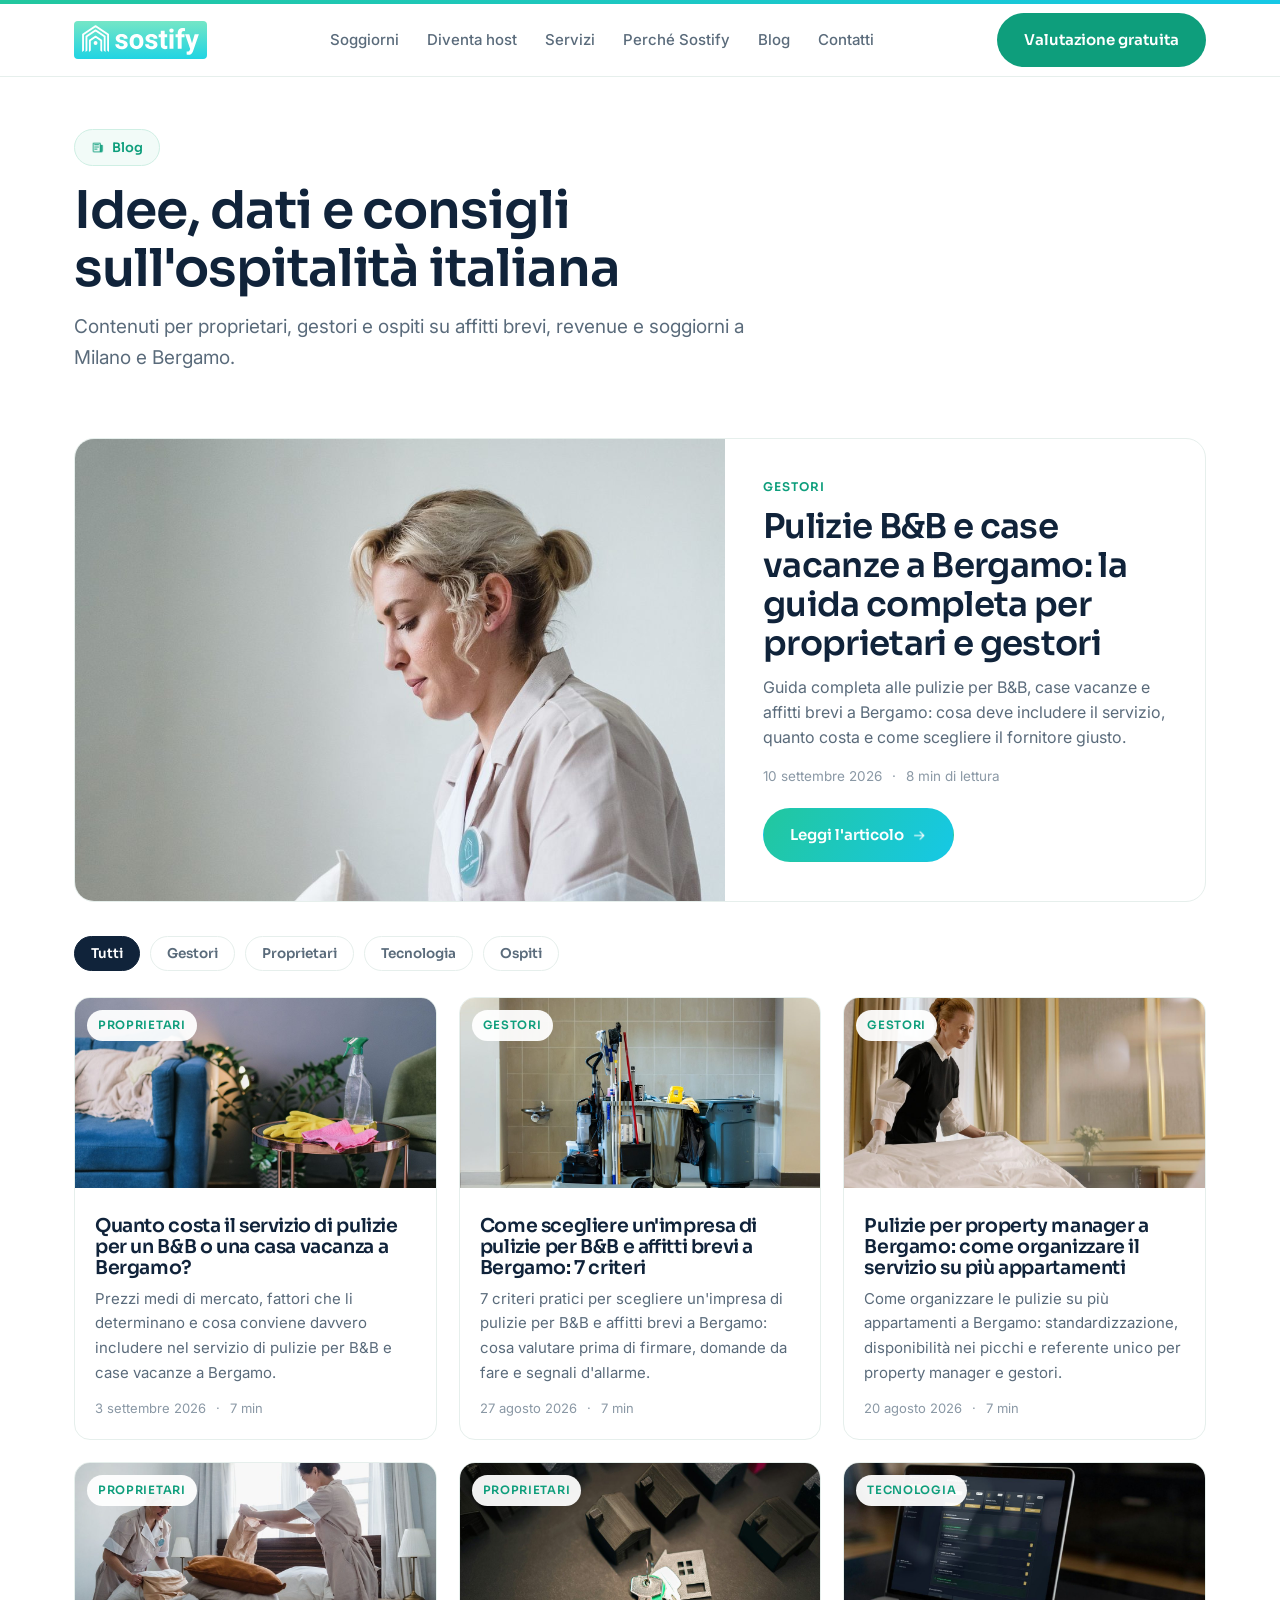
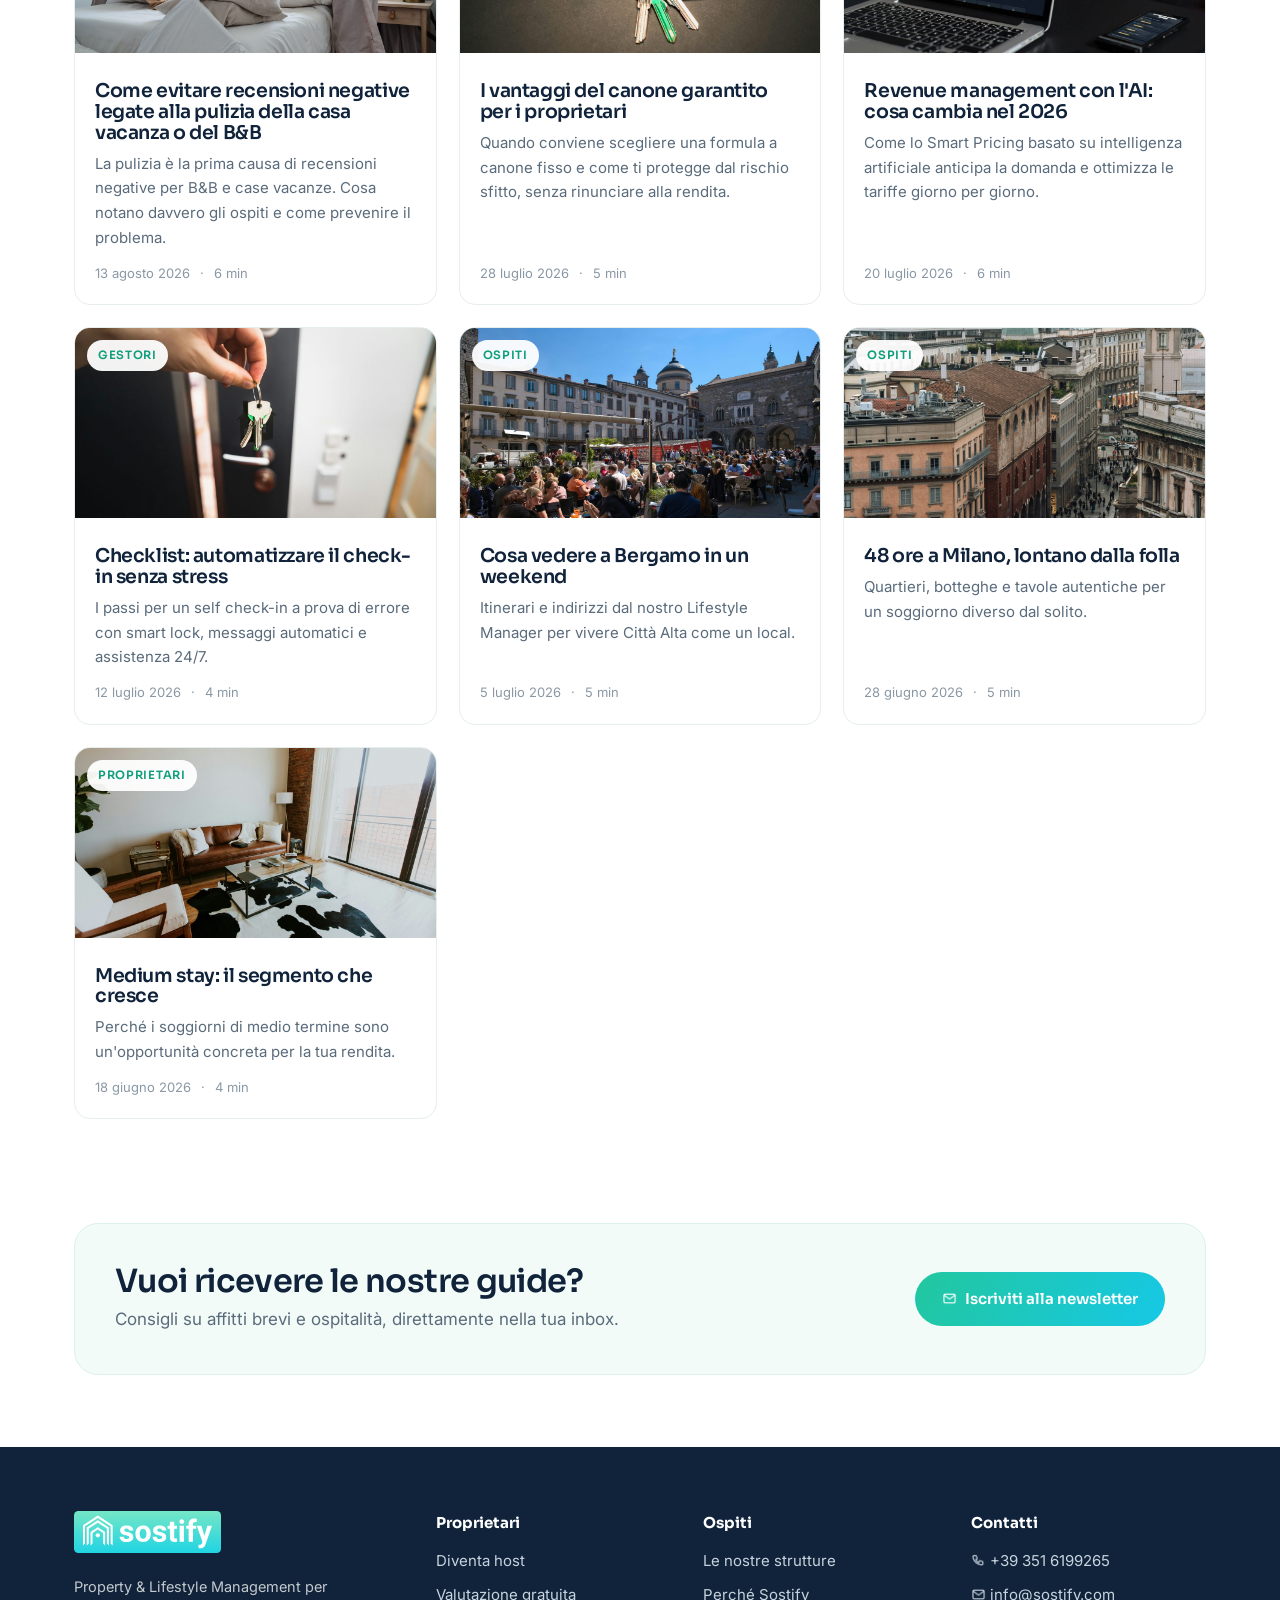
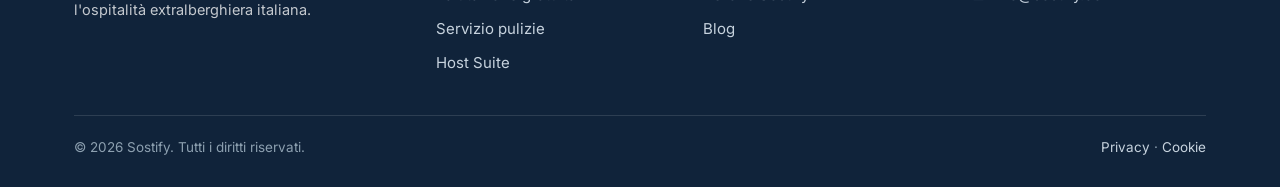
<file: blog.html>
<!DOCTYPE html>
<html lang="it">
<head>
<meta charset="UTF-8">
<meta name="viewport" content="width=device-width, initial-scale=1">
<title>Blog Sostify | Affitti brevi, revenue e soggiorni in Italia</title>
<meta name="description" content="Guide e consigli su affitti brevi, revenue management, tecnologia per l'ospitalità e soggiorni a Milano e Bergamo. Il blog di Sostify.">
<meta property="og:title" content="Blog | Sostify">
<link rel="icon" href="assets/sostify-logo.svg">
<link rel="preconnect" href="https://fonts.googleapis.com"><link rel="preconnect" href="https://fonts.gstatic.com" crossorigin>
<link href="https://fonts.googleapis.com/css2?family=Sora:wght@400;500;600;700&family=Inter:wght@400;500;600&display=swap" rel="stylesheet">
<link rel="stylesheet" href="assets/styles.css">
</head>
<body>
<div class="topbar"></div>
<header class="site-header"><div class="wrap"><nav class="nav" id="nav">
  <a class="brand" href="index.html"><img src="assets/sostify-logo.svg" alt="Sostify" class="brand__logo"></a>
  <div class="nav__links"><a href="le-nostre-strutture.html">Soggiorni</a><a href="diventa-host.html">Diventa host</a><a href="i-nostri-servizi.html">Servizi</a><a href="perche-sostify.html">Perché Sostify</a><a href="blog.html">Blog</a><a href="contatti.html">Contatti</a></div>
  <div class="nav__cta"><a class="btn btn--primary" href="valutazione-gratuita.html">Valutazione gratuita</a></div>
  <button class="nav__toggle" aria-label="Apri menu" onclick="document.getElementById('nav').classList.toggle('open')"><i class="ti ti-menu-2"></i></button>
</nav></div></header>

<section class="hero"><div class="wrap"><div style="max-width:720px;padding:52px 0 12px">
  <span class="kicker"><i class="ti ti-news"></i> Blog</span>
  <h1 style="font-size:clamp(32px,4.6vw,52px);margin:16px 0 14px">Idee, dati e consigli sull'ospitalità italiana</h1>
  <p class="lead">Contenuti per proprietari, gestori e ospiti su affitti brevi, revenue e soggiorni a Milano e Bergamo.</p>
</div></div></section>

<section class="section section--tight"><div class="wrap">
  <div id="featured"></div>
  <div class="blog-filters" id="filters"></div>
  <div class="grid grid-3" id="grid"></div>
  <p id="empty" style="display:none;color:var(--ink-faint)">Nessun articolo in questa categoria.</p>
</div></div></section>

<section class="section section--tight"><div class="wrap"><div class="cta-band">
  <div><h2>Vuoi ricevere le nostre guide?</h2><p>Consigli su affitti brevi e ospitalità, direttamente nella tua inbox.</p></div>
  <a class="btn btn--grad" href="contatti.html"><i class="ti ti-mail"></i> Iscriviti alla newsletter</a>
</div></div></section>

<footer class="footer"><div class="wrap">
  <div class="footer__grid">
    <div><a class="brand" href="index.html"><img src="assets/sostify-logo.svg" alt="Sostify" class="brand__logo"></a><p class="footer__note">Property &amp; Lifestyle Management per l'ospitalità extralberghiera italiana.</p></div>
    <div><h5>Proprietari</h5><ul><li><a href="diventa-host.html">Diventa host</a></li><li><a href="valutazione-gratuita.html">Valutazione gratuita</a></li><li><a href="pulizie.html">Servizio pulizie</a></li><li><a href="host-suite.html">Host Suite</a></li></ul></div>
    <div><h5>Ospiti</h5><ul><li><a href="le-nostre-strutture.html">Le nostre strutture</a></li><li><a href="perche-sostify.html">Perché Sostify</a></li><li><a href="blog.html">Blog</a></li></ul></div>
    <div><h5>Contatti</h5><ul><li><a href="tel:+393516199265"><i class="ti ti-phone"></i> +39 351 6199265</a></li><li><a href="mailto:info@sostify.com"><i class="ti ti-mail"></i> info@sostify.com</a></li></ul></div>
  </div>
  <div class="footer__bottom"><span>© 2026 Sostify. Tutti i diritti riservati.</span><span><a href="#">Privacy</a> · <a href="#">Cookie</a></span></div>
</div></footer>

<script src="assets/blog/articles.js"></script>
<script src="assets/blog/blog-core.js"></script>
<script>
(function(){
  var B=window.SostifyBlog;
  B.ready(function(){
  var all=B.published();
  var active="Tutti";

  function coverStyle(a){ return a.cover ? ('background-image:url('+JSON.stringify(a.cover).slice(1,-1)+')') : ''; }
  function card(a){
    return '<a class="post" href="articolo.html?slug='+encodeURIComponent(a.slug)+'">'
      + '<div class="cover" style="'+coverStyle(a)+'"><span class="cat-chip">'+a.category+'</span></div>'
      + '<div class="body"><h3>'+a.title+'</h3><p>'+(a.excerpt||'')+'</p>'
      + '<div class="meta"><span>'+B.fmtDate(a.date)+'</span><span>·</span><span>'+(a.readTime||B.readingTime(a.body))+' min</span></div>'
      + '</div></a>';
  }
  function featured(a){
    document.getElementById('featured').innerHTML =
      '<a class="feat" href="articolo.html?slug='+encodeURIComponent(a.slug)+'" style="text-decoration:none;color:inherit">'
      + '<div class="feat__img" style="'+coverStyle(a)+'"></div>'
      + '<div class="feat__body"><span class="cat">'+a.category+'</span><h2>'+a.title+'</h2>'
      + '<p>'+(a.excerpt||'')+'</p>'
      + '<div class="feat__meta"><span>'+B.fmtDate(a.date)+'</span><span>·</span><span>'+(a.readTime||B.readingTime(a.body))+' min di lettura</span></div>'
      + '<span class="btn btn--grad" style="align-self:flex-start">Leggi l\'articolo <i class="ti ti-arrow-right"></i></span>'
      + '</div></a>';
  }
  function renderFilters(){
    var cats=["Tutti"].concat(all.map(function(a){return a.category;}).filter(function(v,i,s){return s.indexOf(v)===i;}));
    document.getElementById('filters').innerHTML = cats.map(function(c){
      return '<button class="chip-btn'+(c===active?' active':'')+'" data-c="'+c+'">'+c+'</button>';
    }).join('');
    document.querySelectorAll('.chip-btn').forEach(function(b){
      b.addEventListener('click',function(){ active=b.getAttribute('data-c'); renderFilters(); renderGrid(); });
    });
  }
  function renderGrid(){
    var list=all.slice(1); // il primo è featured
    if(active!=="Tutti") list=all.filter(function(a){return a.category===active;});
    var g=document.getElementById('grid'); g.innerHTML=list.map(card).join('');
    document.getElementById('empty').style.display=list.length?'none':'block';
    document.getElementById('featured').style.display=(active==="Tutti")?'block':'none';
  }

  if(!all.length){ document.getElementById('grid').innerHTML='<p style="color:var(--ink-faint)">Ancora nessun articolo pubblicato.</p>'; return; }
  featured(all[0]); renderFilters(); renderGrid();
  });
})();
</script>
</body>
</html>
</file>
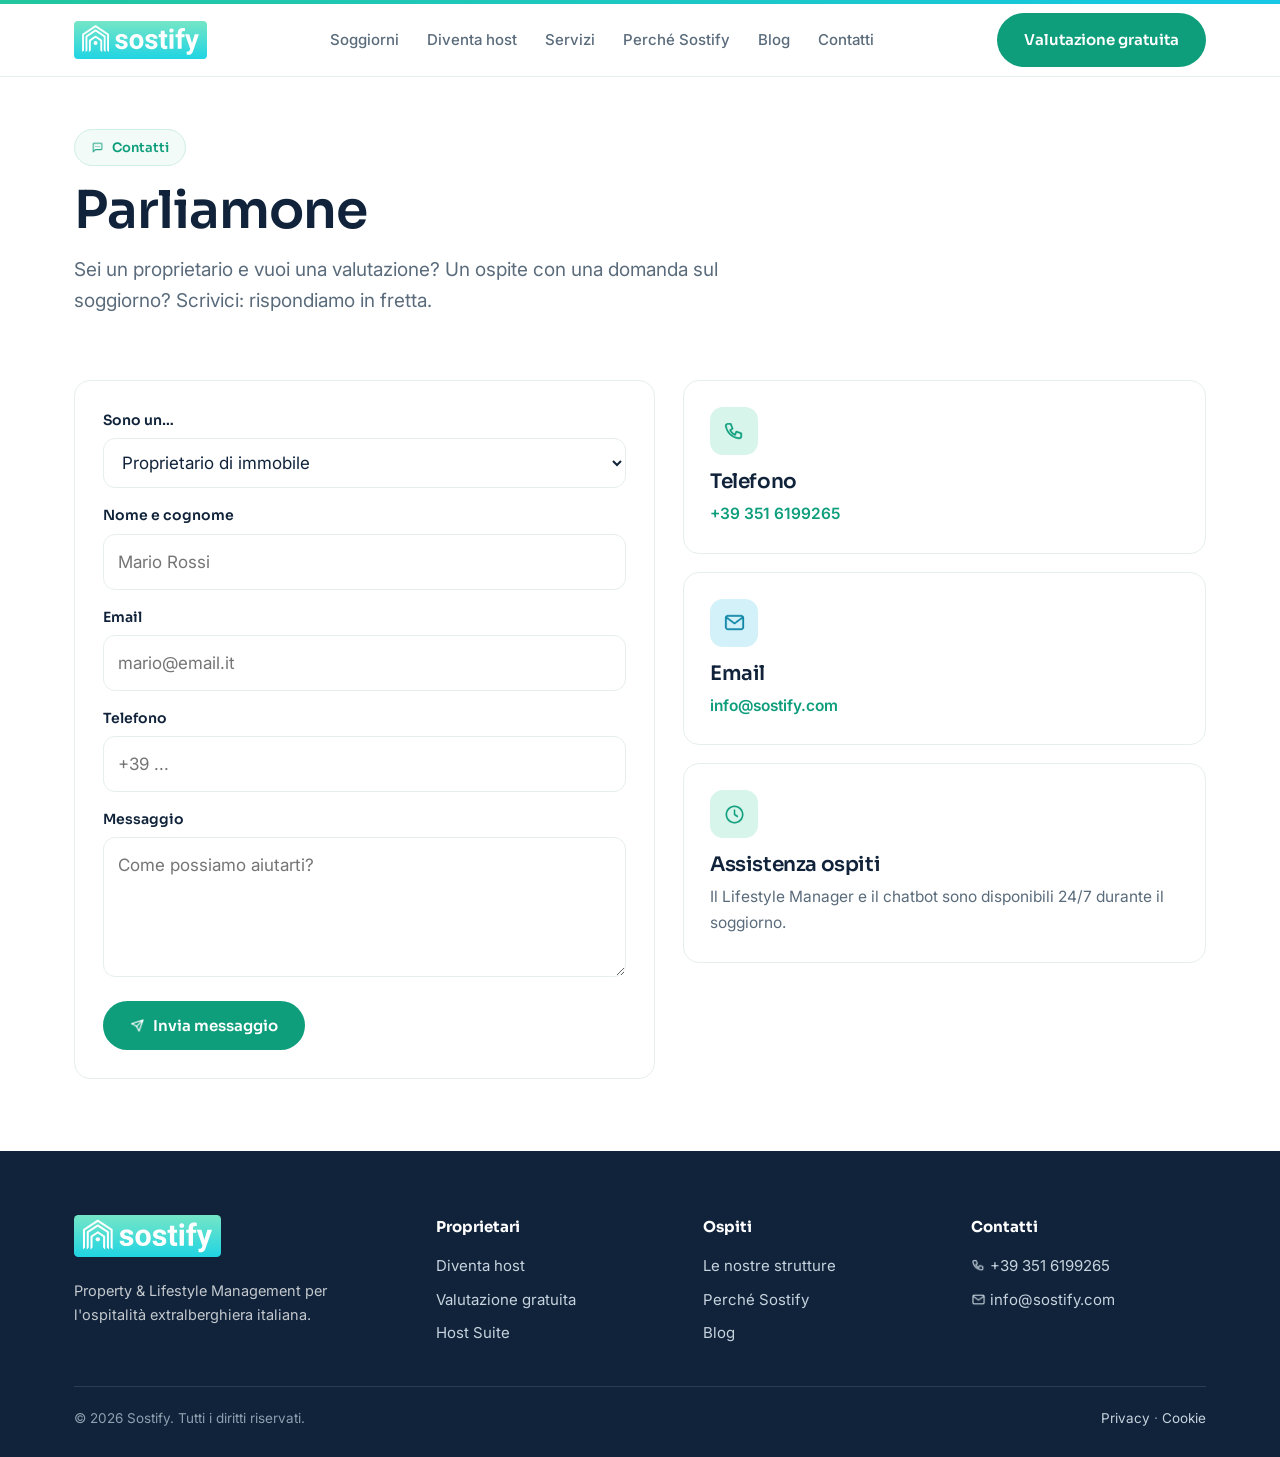
<file: contatti.html>
<!DOCTYPE html>
<html lang="it">
<head>
<meta charset="UTF-8">
<meta name="viewport" content="width=device-width, initial-scale=1">
<title>Contatti | Parla con Sostify</title>
<meta name="description" content="Contatta Sostify: telefono +39 351 6199265, email info@sostify.com. Prenota una consulenza per proprietari o scrivi al Lifestyle Manager per il tuo soggiorno.">
<meta property="og:title" content="Contatti | Sostify">
<link rel="preconnect" href="https://fonts.googleapis.com"><link rel="preconnect" href="https://fonts.gstatic.com" crossorigin>
<link href="https://fonts.googleapis.com/css2?family=Sora:wght@400;500;600;700&family=Inter:wght@400;500;600&display=swap" rel="stylesheet">
<link rel="stylesheet" href="assets/styles.css">
<style>
  .field{margin-bottom:16px}
  .field label{display:block;font-family:var(--font-display);font-weight:600;font-size:14px;margin-bottom:6px}
  .field input,.field select,.field textarea{width:100%;padding:13px 14px;border:1px solid var(--line);border-radius:12px;font:inherit;color:var(--ink);background:#fff}
  .field input:focus,.field select:focus,.field textarea:focus{outline:3px solid rgba(22,200,230,.4);border-color:var(--green)}
  .contact{display:grid;grid-template-columns:1fr .9fr;gap:28px;align-items:start}
  @media(max-width:820px){.contact{grid-template-columns:1fr}}
</style>
</head>
<body>
<div class="topbar"></div>
<header class="site-header"><div class="wrap"><nav class="nav" id="nav">
  <a class="brand" href="index.html"><img src="assets/sostify-logo.svg" alt="Sostify" class="brand__logo"></a>
  <div class="nav__links"><a href="le-nostre-strutture.html">Soggiorni</a><a href="diventa-host.html">Diventa host</a><a href="i-nostri-servizi.html">Servizi</a><a href="perche-sostify.html">Perché Sostify</a><a href="blog.html">Blog</a><a href="contatti.html">Contatti</a></div>
  <div class="nav__cta"><a class="btn btn--primary" href="valutazione-gratuita.html">Valutazione gratuita</a></div>
  <button class="nav__toggle" aria-label="Apri menu" onclick="document.getElementById('nav').classList.toggle('open')"><i class="ti ti-menu-2"></i></button>
</nav></div></header>

<section class="hero"><div class="wrap"><div style="max-width:720px;padding:52px 0 12px">
  <span class="kicker"><i class="ti ti-message-dots"></i> Contatti</span>
  <h1 style="font-size:clamp(32px,4.6vw,52px);margin:16px 0 14px">Parliamone</h1>
  <p class="lead">Sei un proprietario e vuoi una valutazione? Un ospite con una domanda sul soggiorno? Scrivici: rispondiamo in fretta.</p>
</div></div></section>

<section class="section section--tight"><div class="wrap"><div class="contact">
  <div class="card" style="padding:28px">
    <form name="contatto" method="POST" data-netlify="true" netlify-honeypot="bot-field" onsubmit="return sostifySubmit(this,event)">
      <input type="hidden" name="form-name" value="contatto">
      <p hidden><label>Non compilare: <input name="bot-field"></label></p>
      <div class="field"><label>Sono un…</label><select name="profilo"><option>Proprietario di immobile</option><option>Gestore di B&amp;B / casa vacanza</option><option>Ospite</option><option>Altro</option></select></div>
      <div class="field"><label>Nome e cognome</label><input name="nome" required placeholder="Mario Rossi"></div>
      <div class="field"><label>Email</label><input name="email" type="email" required placeholder="mario@email.it"></div>
      <div class="field"><label>Telefono</label><input name="telefono" placeholder="+39 ..."></div>
      <div class="field"><label>Messaggio</label><textarea name="messaggio" rows="4" placeholder="Come possiamo aiutarti?"></textarea></div>
      <button class="btn btn--primary" type="submit"><i class="ti ti-send"></i> Invia messaggio</button>
      <p class="msg" style="display:none;color:var(--green-deep);font-weight:600;margin-top:14px"><i class="ti ti-circle-check"></i> Grazie! Abbiamo ricevuto il tuo messaggio, ti rispondiamo al più presto.</p>
    </form>
  </div>
  <div>
    <div class="card" style="margin-bottom:18px"><div class="card__ico ico--green"><i class="ti ti-phone"></i></div><h3>Telefono</h3><p><a href="tel:+393516199265" style="color:var(--green-deep);font-weight:600">+39 351 6199265</a></p></div>
    <div class="card" style="margin-bottom:18px"><div class="card__ico ico--cyan"><i class="ti ti-mail"></i></div><h3>Email</h3><p><a href="mailto:info@sostify.com" style="color:var(--green-deep);font-weight:600">info@sostify.com</a></p></div>
    <div class="card"><div class="card__ico ico--green"><i class="ti ti-clock"></i></div><h3>Assistenza ospiti</h3><p>Il Lifestyle Manager e il chatbot sono disponibili 24/7 durante il soggiorno.</p></div>
  </div>
</div></div></section>

<footer class="footer"><div class="wrap">
  <div class="footer__grid">
    <div><a class="brand" href="index.html"><img src="assets/sostify-logo.svg" alt="Sostify" class="brand__logo"></a><p class="footer__note">Property &amp; Lifestyle Management per l'ospitalità extralberghiera italiana.</p></div>
    <div><h5>Proprietari</h5><ul><li><a href="diventa-host.html">Diventa host</a></li><li><a href="valutazione-gratuita.html">Valutazione gratuita</a></li><li><a href="host-suite.html">Host Suite</a></li></ul></div>
    <div><h5>Ospiti</h5><ul><li><a href="le-nostre-strutture.html">Le nostre strutture</a></li><li><a href="perche-sostify.html">Perché Sostify</a></li><li><a href="blog.html">Blog</a></li></ul></div>
    <div><h5>Contatti</h5><ul><li><a href="tel:+393516199265"><i class="ti ti-phone"></i> +39 351 6199265</a></li><li><a href="mailto:info@sostify.com"><i class="ti ti-mail"></i> info@sostify.com</a></li></ul></div>
  </div>
  <div class="footer__bottom"><span>© 2026 Sostify. Tutti i diritti riservati.</span><span><a href="#">Privacy</a> · <a href="#">Cookie</a></span></div>
</div></footer>
<script src="assets/forms.js"></script>
</body>
</html>
</file>
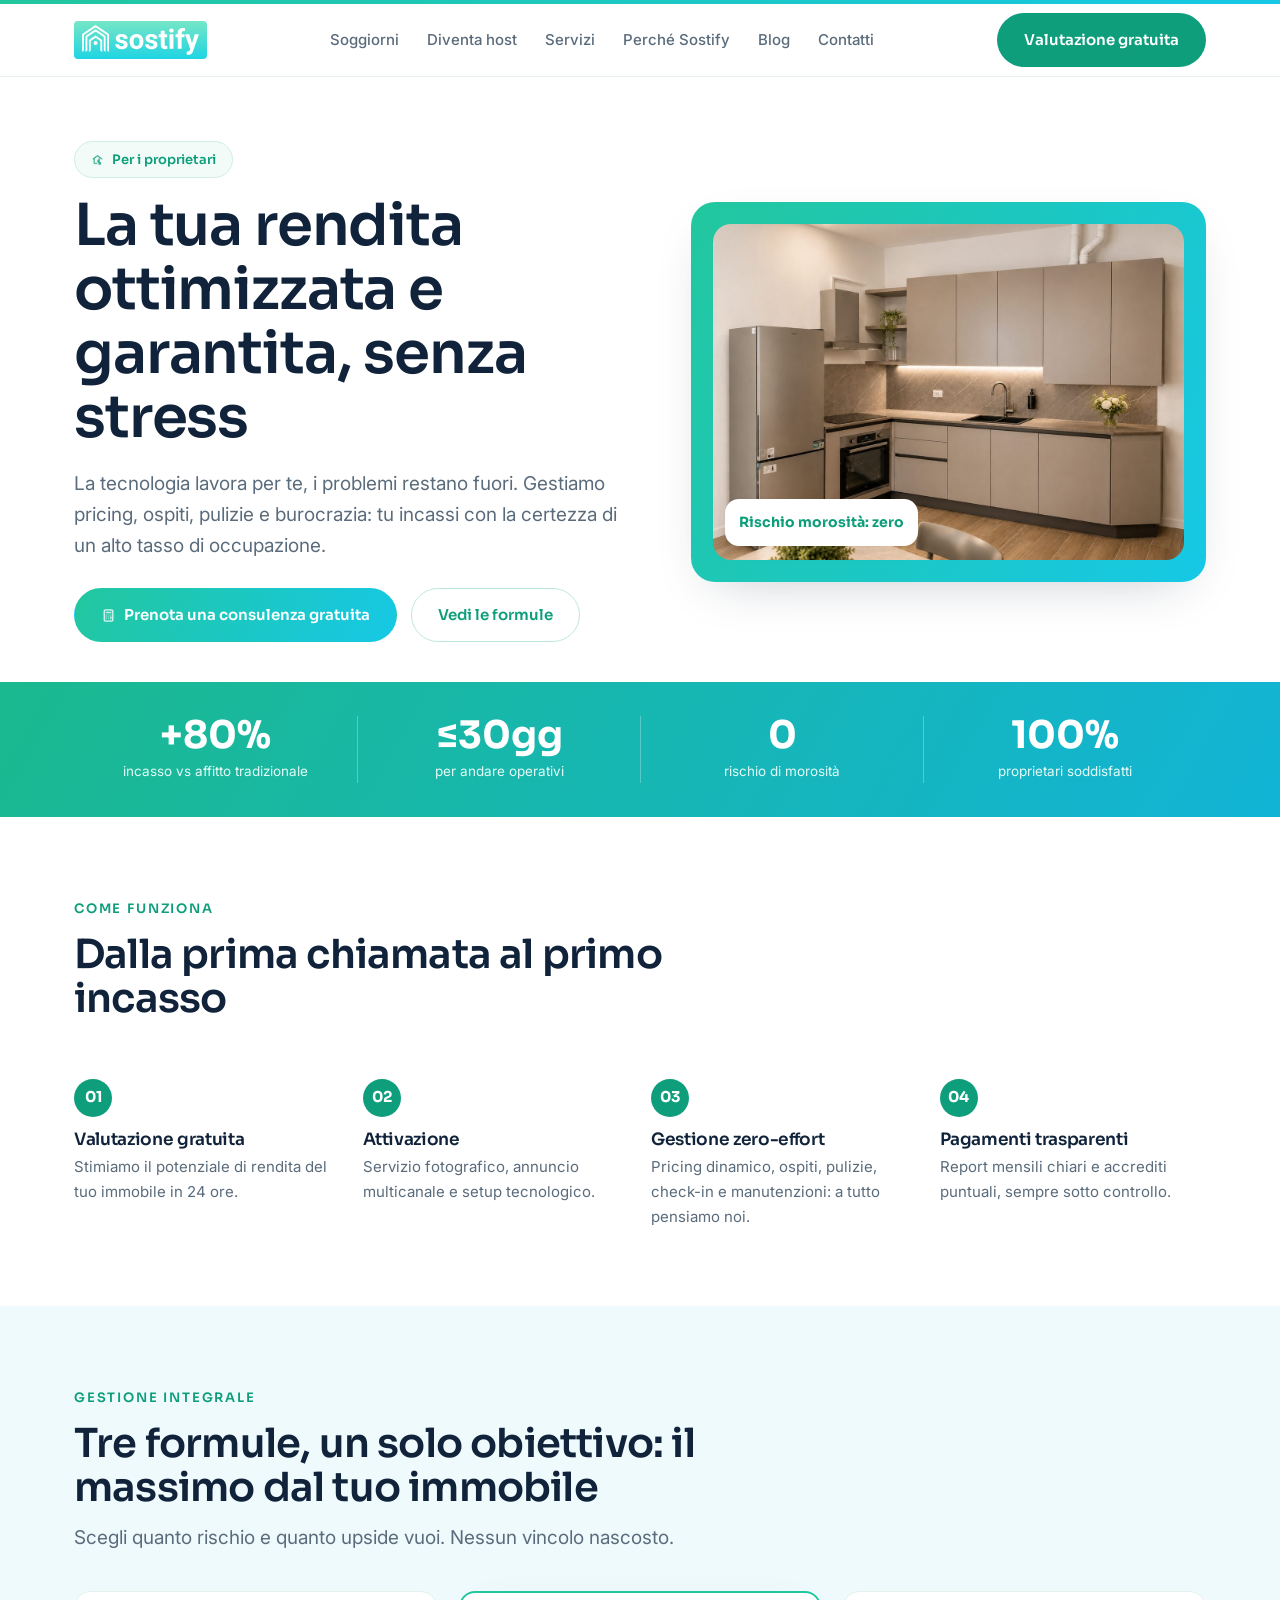
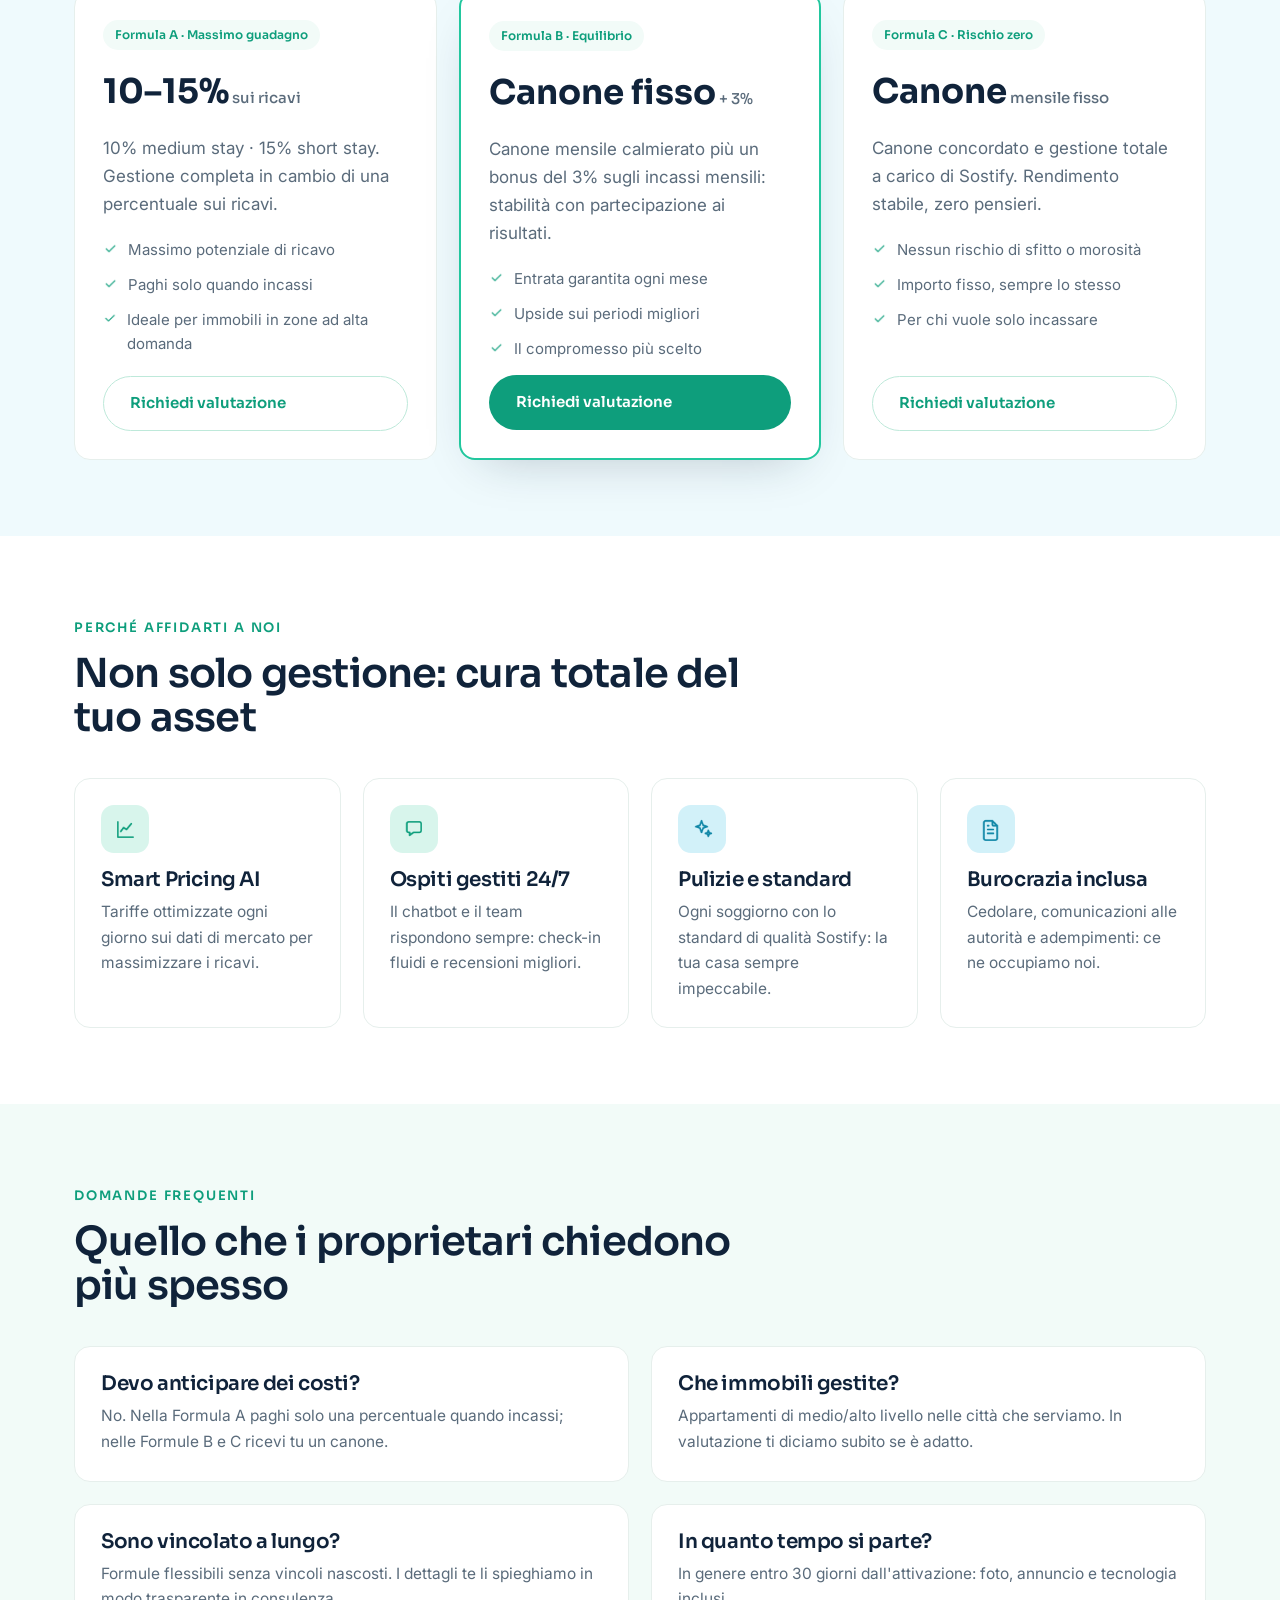
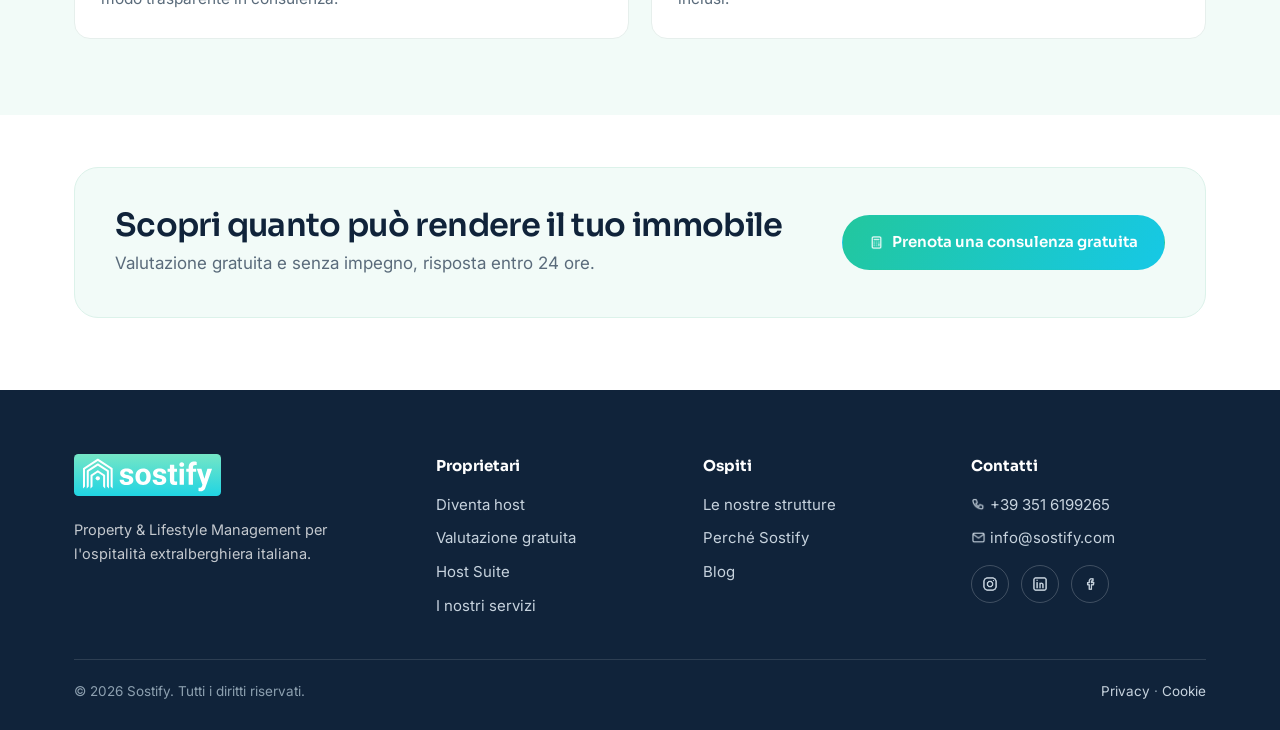
<file: diventa-host.html>
<!DOCTYPE html>
<html lang="it">
<head>
<meta charset="UTF-8">
<meta name="viewport" content="width=device-width, initial-scale=1">
<title>Diventa host con Sostify | Gestione affitti brevi senza stress</title>
<meta name="description" content="Affida il tuo immobile a Sostify: gestione integrale zero-effort, canone garantito e rischio zero. Scegli tra tre formule e richiedi la valutazione gratuita.">
<meta property="og:title" content="Diventa host con Sostify">
<meta property="og:description" content="Rendita ottimizzata e gestione senza pensieri per il tuo immobile.">
<link rel="preconnect" href="https://fonts.googleapis.com"><link rel="preconnect" href="https://fonts.gstatic.com" crossorigin>
<link href="https://fonts.googleapis.com/css2?family=Sora:wght@400;500;600;700&family=Inter:wght@400;500;600&display=swap" rel="stylesheet">
<link rel="stylesheet" href="assets/styles.css">
</head>
<body>
<div class="topbar"></div>
<header class="site-header"><div class="wrap"><nav class="nav" id="nav">
  <a class="brand" href="index.html"><img src="assets/sostify-logo.svg" alt="Sostify" class="brand__logo"></a>
  <div class="nav__links">
    <a href="le-nostre-strutture.html">Soggiorni</a><a href="diventa-host.html">Diventa host</a><a href="i-nostri-servizi.html">Servizi</a><a href="perche-sostify.html">Perché Sostify</a><a href="blog.html">Blog</a><a href="contatti.html">Contatti</a>
  </div>
  <div class="nav__cta"><a class="btn btn--primary" href="valutazione-gratuita.html">Valutazione gratuita</a></div>
  <button class="nav__toggle" aria-label="Apri menu" onclick="document.getElementById('nav').classList.toggle('open')"><i class="ti ti-menu-2"></i></button>
</nav></div></header>

<section class="hero"><div class="wrap"><div class="hero__grid">
  <div>
    <span class="kicker"><i class="ti ti-home-dollar"></i> Per i proprietari</span>
    <h1>La tua rendita ottimizzata e garantita, senza stress</h1>
    <p class="lead">La tecnologia lavora per te, i problemi restano fuori. Gestiamo pricing, ospiti, pulizie e burocrazia: tu incassi con la certezza di un alto tasso di occupazione.</p>
    <div class="hero__cta">
      <a class="btn btn--grad" href="valutazione-gratuita.html"><i class="ti ti-calculator"></i> Prenota una consulenza gratuita</a>
      <a class="btn btn--ghost" href="#formule">Vedi le formule</a>
    </div>
  </div>
  <div class="hero__panel"><div class="photo" style="background-image:url('assets/img/host-hero.jpg')"></div>
    <div class="chip chip--income">Rischio morosità: zero</div>
  </div>
</div></div></section>

<section class="metrics"><div class="wrap"><div class="metrics__grid">
  <div><div class="num">+80%</div><div class="cap">incasso vs affitto tradizionale</div></div>
  <div><div class="num">≤30gg</div><div class="cap">per andare operativi</div></div>
  <div><div class="num">0</div><div class="cap">rischio di morosità</div></div>
  <div><div class="num">100%</div><div class="cap">proprietari soddisfatti</div></div>
</div></div></section>

<section class="section"><div class="wrap">
  <div class="head"><span class="eyebrow">Come funziona</span><h2>Dalla prima chiamata al primo incasso</h2></div>
  <div class="steps">
    <div class="step"><h4>Valutazione gratuita</h4><p>Stimiamo il potenziale di rendita del tuo immobile in 24 ore.</p></div>
    <div class="step"><h4>Attivazione</h4><p>Servizio fotografico, annuncio multicanale e setup tecnologico.</p></div>
    <div class="step"><h4>Gestione zero-effort</h4><p>Pricing dinamico, ospiti, pulizie, check-in e manutenzioni: a tutto pensiamo noi.</p></div>
    <div class="step"><h4>Pagamenti trasparenti</h4><p>Report mensili chiari e accrediti puntuali, sempre sotto controllo.</p></div>
  </div>
</div></section>

<section class="section" id="formule" style="background:var(--mist-cyan)"><div class="wrap">
  <div class="head"><span class="eyebrow">Gestione integrale</span><h2>Tre formule, un solo obiettivo: il massimo dal tuo immobile</h2>
  <p class="lead">Scegli quanto rischio e quanto upside vuoi. Nessun vincolo nascosto.</p></div>
  <div class="grid grid-3">
    <div class="price">
      <span class="badge">Formula A · Massimo guadagno</span>
      <div class="amount">10–15%<span> sui ricavi</span></div>
      <p style="color:var(--ink-soft)">10% medium stay · 15% short stay. Gestione completa in cambio di una percentuale sui ricavi.</p>
      <ul><li><i class="ti ti-check"></i> Massimo potenziale di ricavo</li><li><i class="ti ti-check"></i> Paghi solo quando incassi</li><li><i class="ti ti-check"></i> Ideale per immobili in zone ad alta domanda</li></ul>
      <a class="btn btn--ghost" href="valutazione-gratuita.html" style="margin-top:auto">Richiedi valutazione</a>
    </div>
    <div class="price price--featured">
      <span class="badge">Formula B · Equilibrio</span>
      <div class="amount">Canone fisso<span> + 3%</span></div>
      <p style="color:var(--ink-soft)">Canone mensile calmierato più un bonus del 3% sugli incassi mensili: stabilità con partecipazione ai risultati.</p>
      <ul><li><i class="ti ti-check"></i> Entrata garantita ogni mese</li><li><i class="ti ti-check"></i> Upside sui periodi migliori</li><li><i class="ti ti-check"></i> Il compromesso più scelto</li></ul>
      <a class="btn btn--primary" href="valutazione-gratuita.html" style="margin-top:auto">Richiedi valutazione</a>
    </div>
    <div class="price">
      <span class="badge">Formula C · Rischio zero</span>
      <div class="amount">Canone<span> mensile fisso</span></div>
      <p style="color:var(--ink-soft)">Canone concordato e gestione totale a carico di Sostify. Rendimento stabile, zero pensieri.</p>
      <ul><li><i class="ti ti-check"></i> Nessun rischio di sfitto o morosità</li><li><i class="ti ti-check"></i> Importo fisso, sempre lo stesso</li><li><i class="ti ti-check"></i> Per chi vuole solo incassare</li></ul>
      <a class="btn btn--ghost" href="valutazione-gratuita.html" style="margin-top:auto">Richiedi valutazione</a>
    </div>
  </div>
</div></section>

<section class="section"><div class="wrap">
  <div class="head"><span class="eyebrow">Perché affidarti a noi</span><h2>Non solo gestione: cura totale del tuo asset</h2></div>
  <div class="grid grid-4">
    <div class="card"><div class="card__ico ico--green"><i class="ti ti-chart-line"></i></div><h3>Smart Pricing AI</h3><p>Tariffe ottimizzate ogni giorno sui dati di mercato per massimizzare i ricavi.</p></div>
    <div class="card"><div class="card__ico ico--green"><i class="ti ti-messages"></i></div><h3>Ospiti gestiti 24/7</h3><p>Il chatbot e il team rispondono sempre: check-in fluidi e recensioni migliori.</p></div>
    <div class="card"><div class="card__ico ico--cyan"><i class="ti ti-sparkles"></i></div><h3>Pulizie e standard</h3><p>Ogni soggiorno con lo standard di qualità Sostify: la tua casa sempre impeccabile.</p></div>
    <div class="card"><div class="card__ico ico--cyan"><i class="ti ti-file-invoice"></i></div><h3>Burocrazia inclusa</h3><p>Cedolare, comunicazioni alle autorità e adempimenti: ce ne occupiamo noi.</p></div>
  </div>
</div></section>

<section class="section" style="background:var(--mist)"><div class="wrap">
  <div class="head"><span class="eyebrow">Domande frequenti</span><h2>Quello che i proprietari chiedono più spesso</h2></div>
  <div class="grid grid-2">
    <div class="card"><h3>Devo anticipare dei costi?</h3><p>No. Nella Formula A paghi solo una percentuale quando incassi; nelle Formule B e C ricevi tu un canone.</p></div>
    <div class="card"><h3>Che immobili gestite?</h3><p>Appartamenti di medio/alto livello nelle città che serviamo. In valutazione ti diciamo subito se è adatto.</p></div>
    <div class="card"><h3>Sono vincolato a lungo?</h3><p>Formule flessibili senza vincoli nascosti. I dettagli te li spieghiamo in modo trasparente in consulenza.</p></div>
    <div class="card"><h3>In quanto tempo si parte?</h3><p>In genere entro 30 giorni dall'attivazione: foto, annuncio e tecnologia inclusi.</p></div>
  </div>
</div></section>

<section class="section section--tight"><div class="wrap"><div class="cta-band">
  <div><h2>Scopri quanto può rendere il tuo immobile</h2><p>Valutazione gratuita e senza impegno, risposta entro 24 ore.</p></div>
  <a class="btn btn--grad" href="valutazione-gratuita.html"><i class="ti ti-calculator"></i> Prenota una consulenza gratuita</a>
</div></div></section>

<footer class="footer"><div class="wrap">
  <div class="footer__grid">
    <div><a class="brand" href="index.html"><img src="assets/sostify-logo.svg" alt="Sostify" class="brand__logo"></a><p class="footer__note">Property &amp; Lifestyle Management per l'ospitalità extralberghiera italiana.</p></div>
    <div><h5>Proprietari</h5><ul><li><a href="diventa-host.html">Diventa host</a></li><li><a href="valutazione-gratuita.html">Valutazione gratuita</a></li><li><a href="host-suite.html">Host Suite</a></li><li><a href="i-nostri-servizi.html">I nostri servizi</a></li></ul></div>
    <div><h5>Ospiti</h5><ul><li><a href="le-nostre-strutture.html">Le nostre strutture</a></li><li><a href="perche-sostify.html">Perché Sostify</a></li><li><a href="blog.html">Blog</a></li></ul></div>
    <div><h5>Contatti</h5><ul><li><a href="tel:+393516199265"><i class="ti ti-phone"></i> +39 351 6199265</a></li><li><a href="mailto:info@sostify.com"><i class="ti ti-mail"></i> info@sostify.com</a></li></ul>
      <div class="footer__social" style="margin-top:14px"><a href="#" aria-label="Instagram"><i class="ti ti-brand-instagram"></i></a><a href="#" aria-label="LinkedIn"><i class="ti ti-brand-linkedin"></i></a><a href="#" aria-label="Facebook"><i class="ti ti-brand-facebook"></i></a></div>
    </div>
  </div>
  <div class="footer__bottom"><span>© 2026 Sostify. Tutti i diritti riservati.</span><span><a href="#">Privacy</a> · <a href="#">Cookie</a></span></div>
</div></footer>
</body>
</html>
</file>
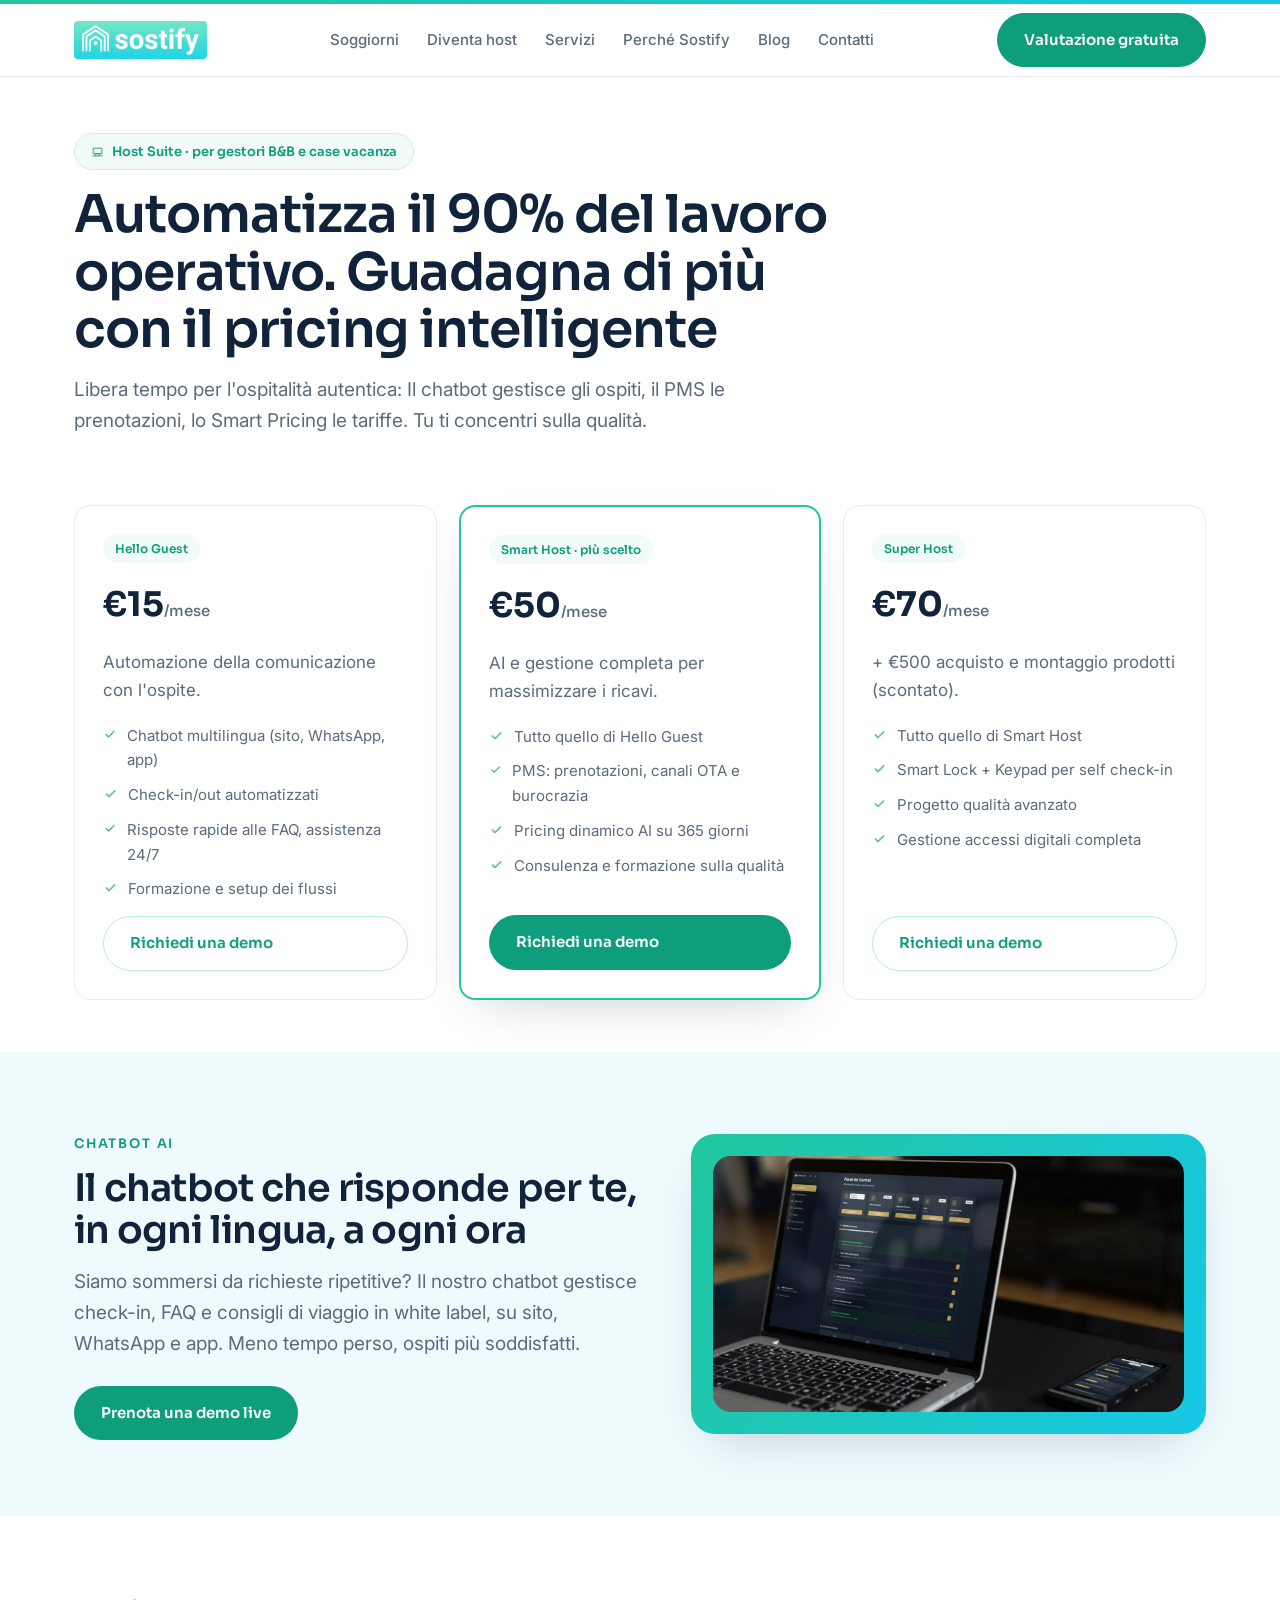
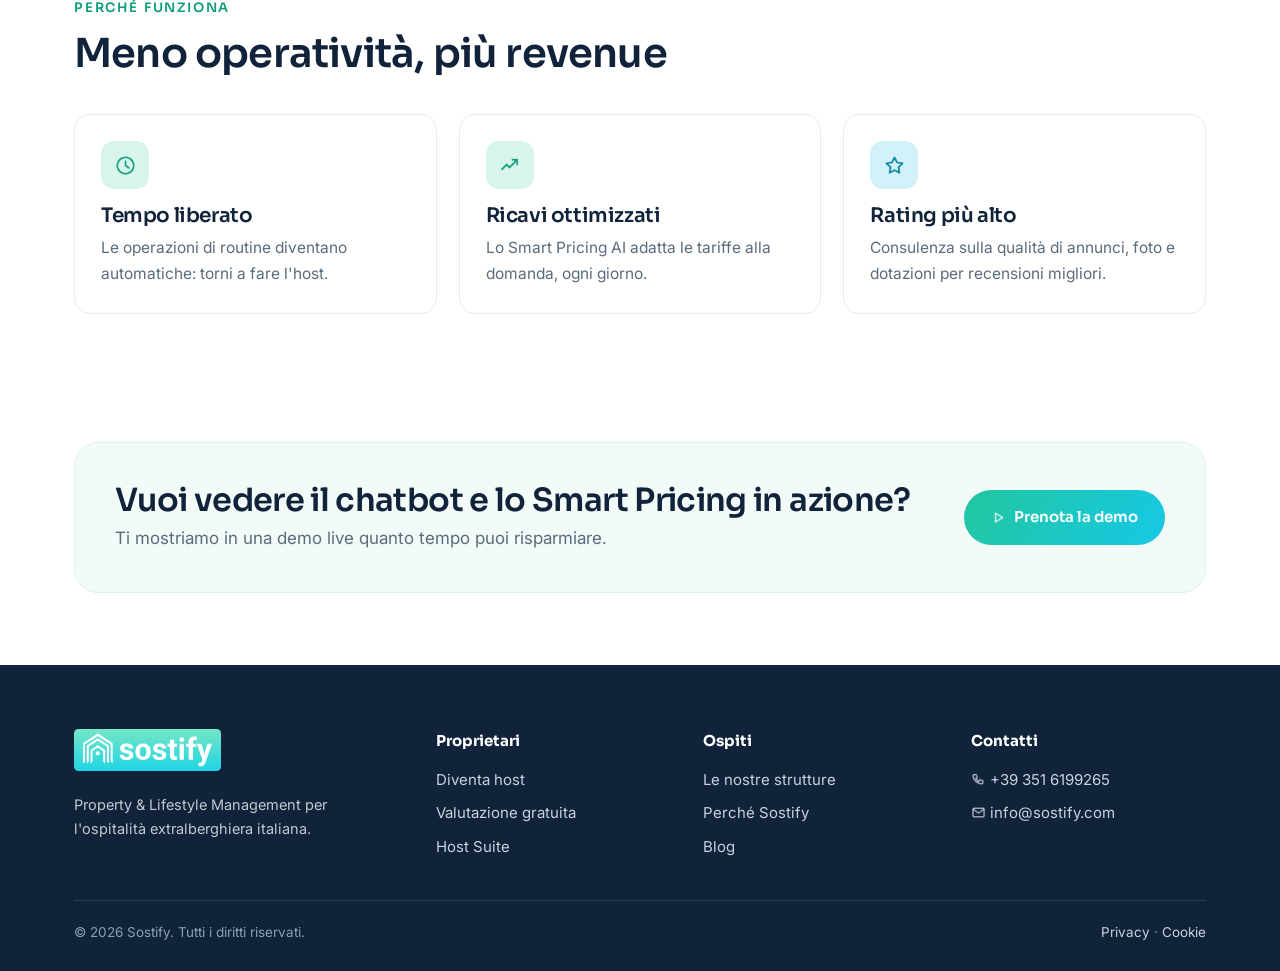
<file: host-suite.html>
<!DOCTYPE html>
<html lang="it">
<head>
<meta charset="UTF-8">
<meta name="viewport" content="width=device-width, initial-scale=1">
<title>Host Suite | Tecnologia in abbonamento per gestori B&amp;B — Sostify</title>
<meta name="description" content="Host Suite di Sostify: chatbot, PMS e Smart Pricing AI in abbonamento. Piani Hello Guest (€15), Smart Host (€50) e Super Host (€70) per automatizzare e guadagnare di più.">
<meta property="og:title" content="Host Suite | Sostify">
<link rel="preconnect" href="https://fonts.googleapis.com"><link rel="preconnect" href="https://fonts.gstatic.com" crossorigin>
<link href="https://fonts.googleapis.com/css2?family=Sora:wght@400;500;600;700&family=Inter:wght@400;500;600&display=swap" rel="stylesheet">
<link rel="stylesheet" href="assets/styles.css">
</head>
<body>
<div class="topbar"></div>
<header class="site-header"><div class="wrap"><nav class="nav" id="nav">
  <a class="brand" href="index.html"><img src="assets/sostify-logo.svg" alt="Sostify" class="brand__logo"></a>
  <div class="nav__links"><a href="le-nostre-strutture.html">Soggiorni</a><a href="diventa-host.html">Diventa host</a><a href="i-nostri-servizi.html">Servizi</a><a href="perche-sostify.html">Perché Sostify</a><a href="blog.html">Blog</a><a href="contatti.html">Contatti</a></div>
  <div class="nav__cta"><a class="btn btn--primary" href="valutazione-gratuita.html">Valutazione gratuita</a></div>
  <button class="nav__toggle" aria-label="Apri menu" onclick="document.getElementById('nav').classList.toggle('open')"><i class="ti ti-menu-2"></i></button>
</nav></div></header>

<section class="hero"><div class="wrap"><div style="max-width:780px;padding:56px 0 16px">
  <span class="kicker"><i class="ti ti-device-laptop"></i> Host Suite · per gestori B&amp;B e case vacanza</span>
  <h1 style="font-size:clamp(32px,4.6vw,52px);margin:16px 0 16px">Automatizza il 90% del lavoro operativo. Guadagna di più con il pricing intelligente</h1>
  <p class="lead">Libera tempo per l'ospitalità autentica: Il chatbot gestisce gli ospiti, il PMS le prenotazioni, lo Smart Pricing le tariffe. Tu ti concentri sulla qualità.</p>
</div></div></section>

<section class="section section--tight"><div class="wrap">
  <div class="grid grid-3">
    <div class="price">
      <span class="badge">Hello Guest</span>
      <div class="amount">€15<span>/mese</span></div>
      <p style="color:var(--ink-soft)">Automazione della comunicazione con l'ospite.</p>
      <ul>
        <li><i class="ti ti-check"></i> Chatbot multilingua (sito, WhatsApp, app)</li>
        <li><i class="ti ti-check"></i> Check-in/out automatizzati</li>
        <li><i class="ti ti-check"></i> Risposte rapide alle FAQ, assistenza 24/7</li>
        <li><i class="ti ti-check"></i> Formazione e setup dei flussi</li>
      </ul>
      <a class="btn btn--ghost" href="contatti.html" style="margin-top:auto">Richiedi una demo</a>
    </div>
    <div class="price price--featured">
      <span class="badge">Smart Host · più scelto</span>
      <div class="amount">€50<span>/mese</span></div>
      <p style="color:var(--ink-soft)">AI e gestione completa per massimizzare i ricavi.</p>
      <ul>
        <li><i class="ti ti-check"></i> Tutto quello di Hello Guest</li>
        <li><i class="ti ti-check"></i> PMS: prenotazioni, canali OTA e burocrazia</li>
        <li><i class="ti ti-check"></i> Pricing dinamico AI su 365 giorni</li>
        <li><i class="ti ti-check"></i> Consulenza e formazione sulla qualità</li>
      </ul>
      <a class="btn btn--primary" href="contatti.html" style="margin-top:auto">Richiedi una demo</a>
    </div>
    <div class="price">
      <span class="badge">Super Host</span>
      <div class="amount">€70<span>/mese</span></div>
      <p style="color:var(--ink-soft)">+ €500 acquisto e montaggio prodotti (scontato).</p>
      <ul>
        <li><i class="ti ti-check"></i> Tutto quello di Smart Host</li>
        <li><i class="ti ti-check"></i> Smart Lock + Keypad per self check-in</li>
        <li><i class="ti ti-check"></i> Progetto qualità avanzato</li>
        <li><i class="ti ti-check"></i> Gestione accessi digitali completa</li>
      </ul>
      <a class="btn btn--ghost" href="contatti.html" style="margin-top:auto">Richiedi una demo</a>
    </div>
  </div>
</div></section>

<section class="section" style="background:var(--mist-cyan)"><div class="wrap"><div class="hero__grid" style="padding:0">
  <div>
    <span class="eyebrow">Chatbot AI</span>
    <h2 style="font-size:clamp(26px,3.4vw,38px);margin:12px 0 14px">Il chatbot che risponde per te, in ogni lingua, a ogni ora</h2>
    <p class="lead">Siamo sommersi da richieste ripetitive? Il nostro chatbot gestisce check-in, FAQ e consigli di viaggio in white label, su sito, WhatsApp e app. Meno tempo perso, ospiti più soddisfatti.</p>
    <div class="hero__cta"><a class="btn btn--primary" href="contatti.html">Prenota una demo live</a></div>
  </div>
  <div class="hero__panel" style="min-height:300px"><div class="photo" style="background-image:url('assets/img/host-dashboard.jpg')"></div></div>
</div></div></section>

<section class="section"><div class="wrap">
  <div class="head"><span class="eyebrow">Perché funziona</span><h2>Meno operatività, più revenue</h2></div>
  <div class="grid grid-3">
    <div class="card"><div class="card__ico ico--green"><i class="ti ti-clock-hour-4"></i></div><h3>Tempo liberato</h3><p>Le operazioni di routine diventano automatiche: torni a fare l'host.</p></div>
    <div class="card"><div class="card__ico ico--green"><i class="ti ti-trending-up"></i></div><h3>Ricavi ottimizzati</h3><p>Lo Smart Pricing AI adatta le tariffe alla domanda, ogni giorno.</p></div>
    <div class="card"><div class="card__ico ico--cyan"><i class="ti ti-star"></i></div><h3>Rating più alto</h3><p>Consulenza sulla qualità di annunci, foto e dotazioni per recensioni migliori.</p></div>
  </div>
</div></section>

<section class="section section--tight"><div class="wrap"><div class="cta-band">
  <div><h2>Vuoi vedere il chatbot e lo Smart Pricing in azione?</h2><p>Ti mostriamo in una demo live quanto tempo puoi risparmiare.</p></div>
  <a class="btn btn--grad" href="contatti.html"><i class="ti ti-player-play"></i> Prenota la demo</a>
</div></div></section>

<footer class="footer"><div class="wrap">
  <div class="footer__grid">
    <div><a class="brand" href="index.html"><img src="assets/sostify-logo.svg" alt="Sostify" class="brand__logo"></a><p class="footer__note">Property &amp; Lifestyle Management per l'ospitalità extralberghiera italiana.</p></div>
    <div><h5>Proprietari</h5><ul><li><a href="diventa-host.html">Diventa host</a></li><li><a href="valutazione-gratuita.html">Valutazione gratuita</a></li><li><a href="host-suite.html">Host Suite</a></li></ul></div>
    <div><h5>Ospiti</h5><ul><li><a href="le-nostre-strutture.html">Le nostre strutture</a></li><li><a href="perche-sostify.html">Perché Sostify</a></li><li><a href="blog.html">Blog</a></li></ul></div>
    <div><h5>Contatti</h5><ul><li><a href="tel:+393516199265"><i class="ti ti-phone"></i> +39 351 6199265</a></li><li><a href="mailto:info@sostify.com"><i class="ti ti-mail"></i> info@sostify.com</a></li></ul></div>
  </div>
  <div class="footer__bottom"><span>© 2026 Sostify. Tutti i diritti riservati.</span><span><a href="#">Privacy</a> · <a href="#">Cookie</a></span></div>
</div></footer>
</body>
</html>
</file>
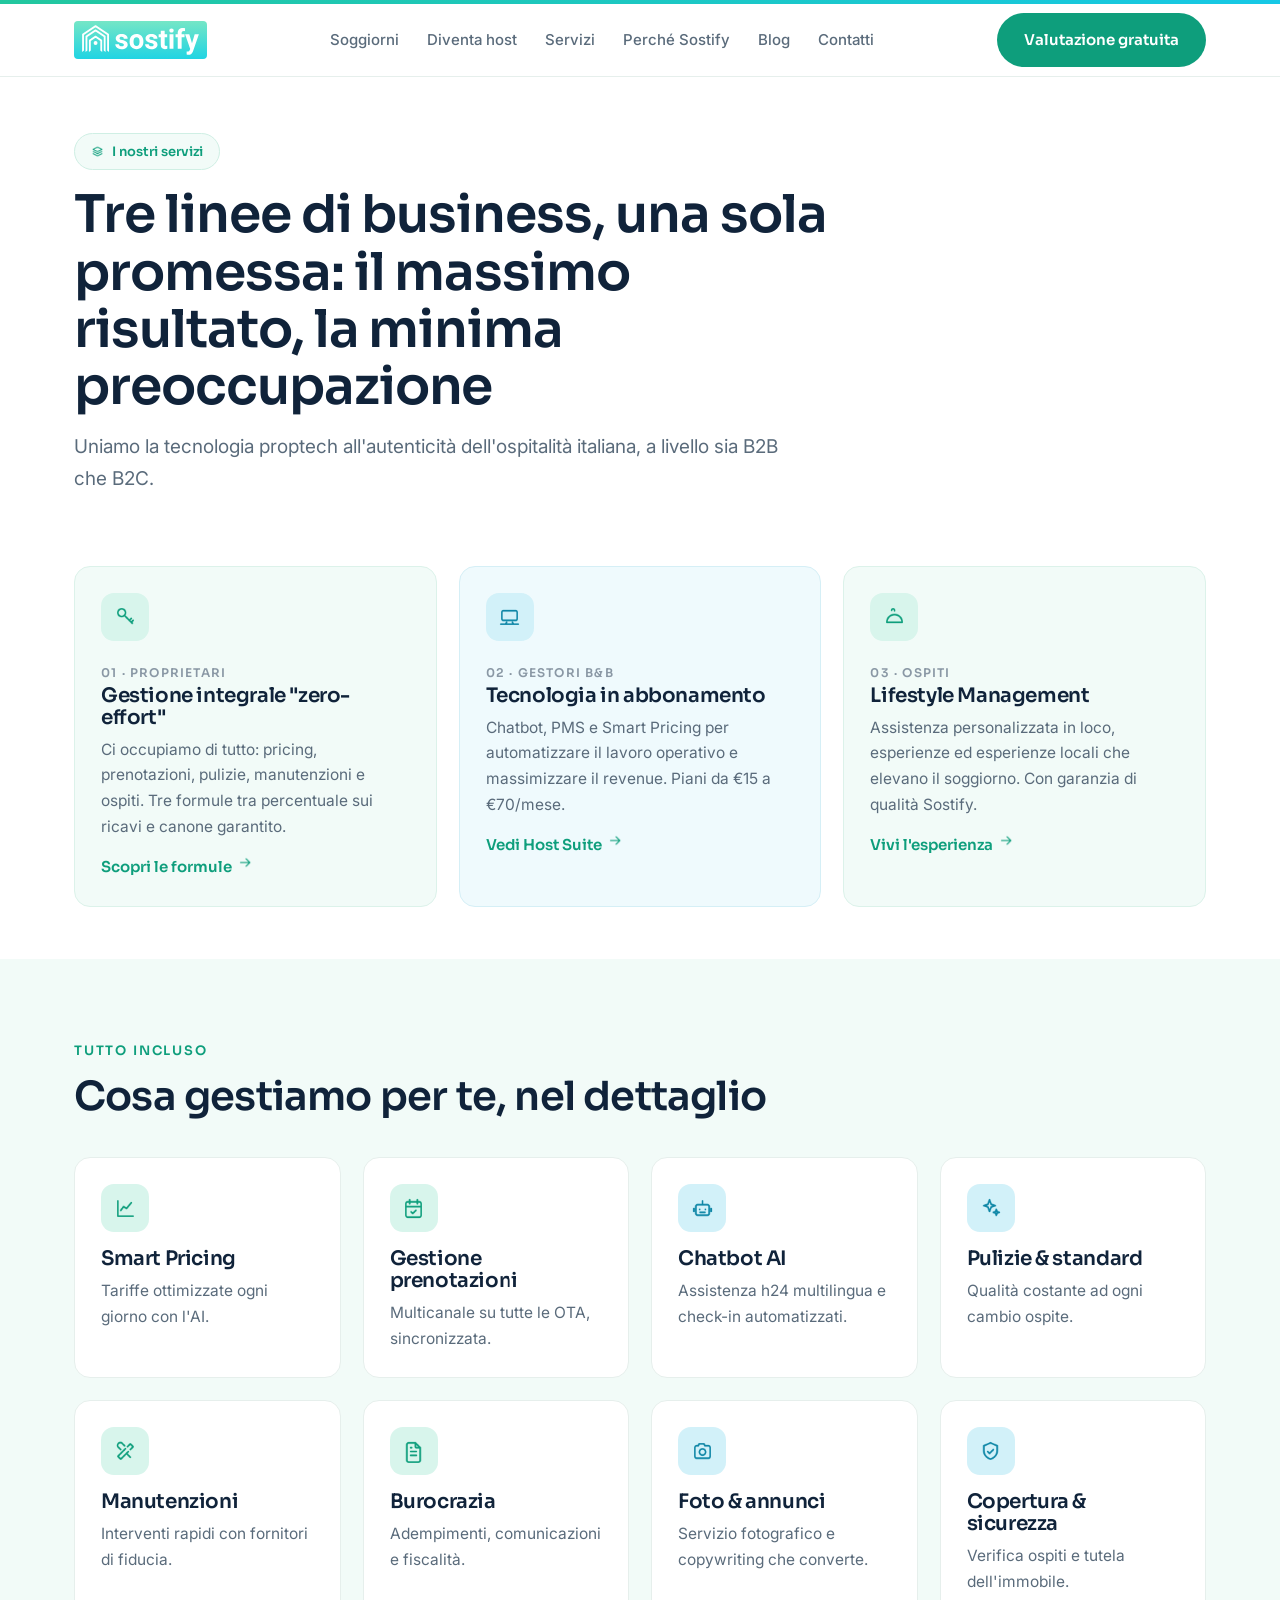
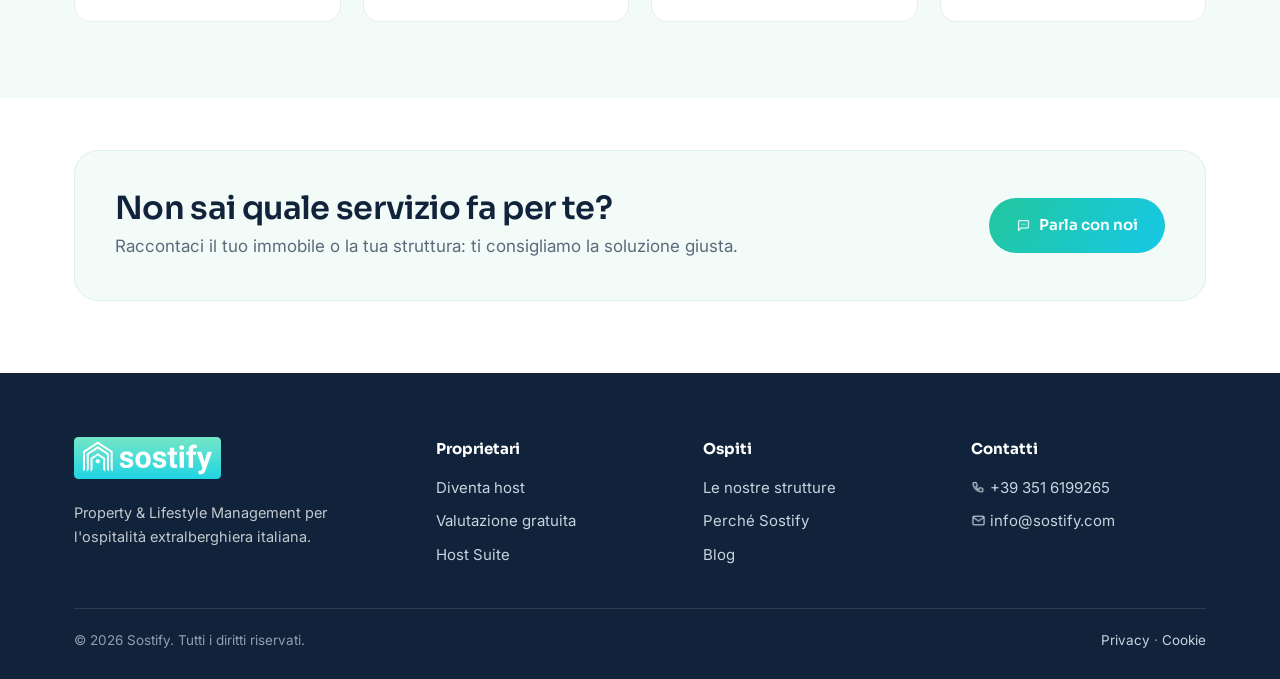
<file: i-nostri-servizi.html>
<!DOCTYPE html>
<html lang="it">
<head>
<meta charset="UTF-8">
<meta name="viewport" content="width=device-width, initial-scale=1">
<title>I nostri servizi | Sostify — gestione, tecnologia ed esperienza</title>
<meta name="description" content="Le tre linee di Sostify: gestione integrale zero-effort per proprietari, tecnologia in abbonamento per gestori (chatbot, Smart Pricing) e Lifestyle Management per gli ospiti.">
<meta property="og:title" content="I nostri servizi | Sostify">
<link rel="preconnect" href="https://fonts.googleapis.com"><link rel="preconnect" href="https://fonts.gstatic.com" crossorigin>
<link href="https://fonts.googleapis.com/css2?family=Sora:wght@400;500;600;700&family=Inter:wght@400;500;600&display=swap" rel="stylesheet">
<link rel="stylesheet" href="assets/styles.css">
</head>
<body>
<div class="topbar"></div>
<header class="site-header"><div class="wrap"><nav class="nav" id="nav">
  <a class="brand" href="index.html"><img src="assets/sostify-logo.svg" alt="Sostify" class="brand__logo"></a>
  <div class="nav__links"><a href="le-nostre-strutture.html">Soggiorni</a><a href="diventa-host.html">Diventa host</a><a href="i-nostri-servizi.html">Servizi</a><a href="perche-sostify.html">Perché Sostify</a><a href="blog.html">Blog</a><a href="contatti.html">Contatti</a></div>
  <div class="nav__cta"><a class="btn btn--primary" href="valutazione-gratuita.html">Valutazione gratuita</a></div>
  <button class="nav__toggle" aria-label="Apri menu" onclick="document.getElementById('nav').classList.toggle('open')"><i class="ti ti-menu-2"></i></button>
</nav></div></header>

<section class="hero"><div class="wrap"><div style="max-width:760px;padding:56px 0 20px">
  <span class="kicker"><i class="ti ti-stack-2"></i> I nostri servizi</span>
  <h1 style="font-size:clamp(32px,4.6vw,52px);margin:16px 0 16px">Tre linee di business, una sola promessa: il massimo risultato, la minima preoccupazione</h1>
  <p class="lead">Uniamo la tecnologia proptech all'autenticità dell'ospitalità italiana, a livello sia B2B che B2C.</p>
</div></div></section>

<section class="section section--tight"><div class="wrap">
  <div class="grid grid-3">
    <div class="card path"><div class="card__ico ico--green"><i class="ti ti-key"></i></div><span class="tag">01 · Proprietari</span><h3>Gestione integrale "zero-effort"</h3><p>Ci occupiamo di tutto: pricing, prenotazioni, pulizie, manutenzioni e ospiti. Tre formule tra percentuale sui ricavi e canone garantito.</p><a class="card__link" href="diventa-host.html">Scopri le formule <i class="ti ti-arrow-right"></i></a></div>
    <div class="card path path--cyan"><div class="card__ico ico--cyan"><i class="ti ti-device-laptop"></i></div><span class="tag">02 · Gestori B&amp;B</span><h3>Tecnologia in abbonamento</h3><p>Chatbot, PMS e Smart Pricing per automatizzare il lavoro operativo e massimizzare il revenue. Piani da €15 a €70/mese.</p><a class="card__link" href="host-suite.html">Vedi Host Suite <i class="ti ti-arrow-right"></i></a></div>
    <div class="card path"><div class="card__ico ico--green"><i class="ti ti-concierge-bell"></i></div><span class="tag">03 · Ospiti</span><h3>Lifestyle Management</h3><p>Assistenza personalizzata in loco, esperienze ed esperienze locali che elevano il soggiorno. Con garanzia di qualità Sostify.</p><a class="card__link" href="le-nostre-strutture.html">Vivi l'esperienza <i class="ti ti-arrow-right"></i></a></div>
  </div>
</div></section>

<section class="section" style="background:var(--mist)"><div class="wrap">
  <div class="head"><span class="eyebrow">Tutto incluso</span><h2>Cosa gestiamo per te, nel dettaglio</h2></div>
  <div class="grid grid-4">
    <div class="card"><div class="card__ico ico--green"><i class="ti ti-chart-line"></i></div><h3>Smart Pricing</h3><p>Tariffe ottimizzate ogni giorno con l'AI.</p></div>
    <div class="card"><div class="card__ico ico--green"><i class="ti ti-calendar-check"></i></div><h3>Gestione prenotazioni</h3><p>Multicanale su tutte le OTA, sincronizzata.</p></div>
    <div class="card"><div class="card__ico ico--cyan"><i class="ti ti-robot"></i></div><h3>Chatbot AI</h3><p>Assistenza h24 multilingua e check-in automatizzati.</p></div>
    <div class="card"><div class="card__ico ico--cyan"><i class="ti ti-sparkles"></i></div><h3>Pulizie &amp; standard</h3><p>Qualità costante ad ogni cambio ospite.</p></div>
    <div class="card"><div class="card__ico ico--green"><i class="ti ti-tools"></i></div><h3>Manutenzioni</h3><p>Interventi rapidi con fornitori di fiducia.</p></div>
    <div class="card"><div class="card__ico ico--green"><i class="ti ti-file-invoice"></i></div><h3>Burocrazia</h3><p>Adempimenti, comunicazioni e fiscalità.</p></div>
    <div class="card"><div class="card__ico ico--cyan"><i class="ti ti-camera"></i></div><h3>Foto &amp; annunci</h3><p>Servizio fotografico e copywriting che converte.</p></div>
    <div class="card"><div class="card__ico ico--cyan"><i class="ti ti-shield-check"></i></div><h3>Copertura &amp; sicurezza</h3><p>Verifica ospiti e tutela dell'immobile.</p></div>
  </div>
</div></section>

<section class="section section--tight"><div class="wrap"><div class="cta-band">
  <div><h2>Non sai quale servizio fa per te?</h2><p>Raccontaci il tuo immobile o la tua struttura: ti consigliamo la soluzione giusta.</p></div>
  <a class="btn btn--grad" href="valutazione-gratuita.html"><i class="ti ti-message-dots"></i> Parla con noi</a>
</div></div></section>

<footer class="footer"><div class="wrap">
  <div class="footer__grid">
    <div><a class="brand" href="index.html"><img src="assets/sostify-logo.svg" alt="Sostify" class="brand__logo"></a><p class="footer__note">Property &amp; Lifestyle Management per l'ospitalità extralberghiera italiana.</p></div>
    <div><h5>Proprietari</h5><ul><li><a href="diventa-host.html">Diventa host</a></li><li><a href="valutazione-gratuita.html">Valutazione gratuita</a></li><li><a href="host-suite.html">Host Suite</a></li></ul></div>
    <div><h5>Ospiti</h5><ul><li><a href="le-nostre-strutture.html">Le nostre strutture</a></li><li><a href="perche-sostify.html">Perché Sostify</a></li><li><a href="blog.html">Blog</a></li></ul></div>
    <div><h5>Contatti</h5><ul><li><a href="tel:+393516199265"><i class="ti ti-phone"></i> +39 351 6199265</a></li><li><a href="mailto:info@sostify.com"><i class="ti ti-mail"></i> info@sostify.com</a></li></ul></div>
  </div>
  <div class="footer__bottom"><span>© 2026 Sostify. Tutti i diritti riservati.</span><span><a href="#">Privacy</a> · <a href="#">Cookie</a></span></div>
</div></footer>
</body>
</html>
</file>
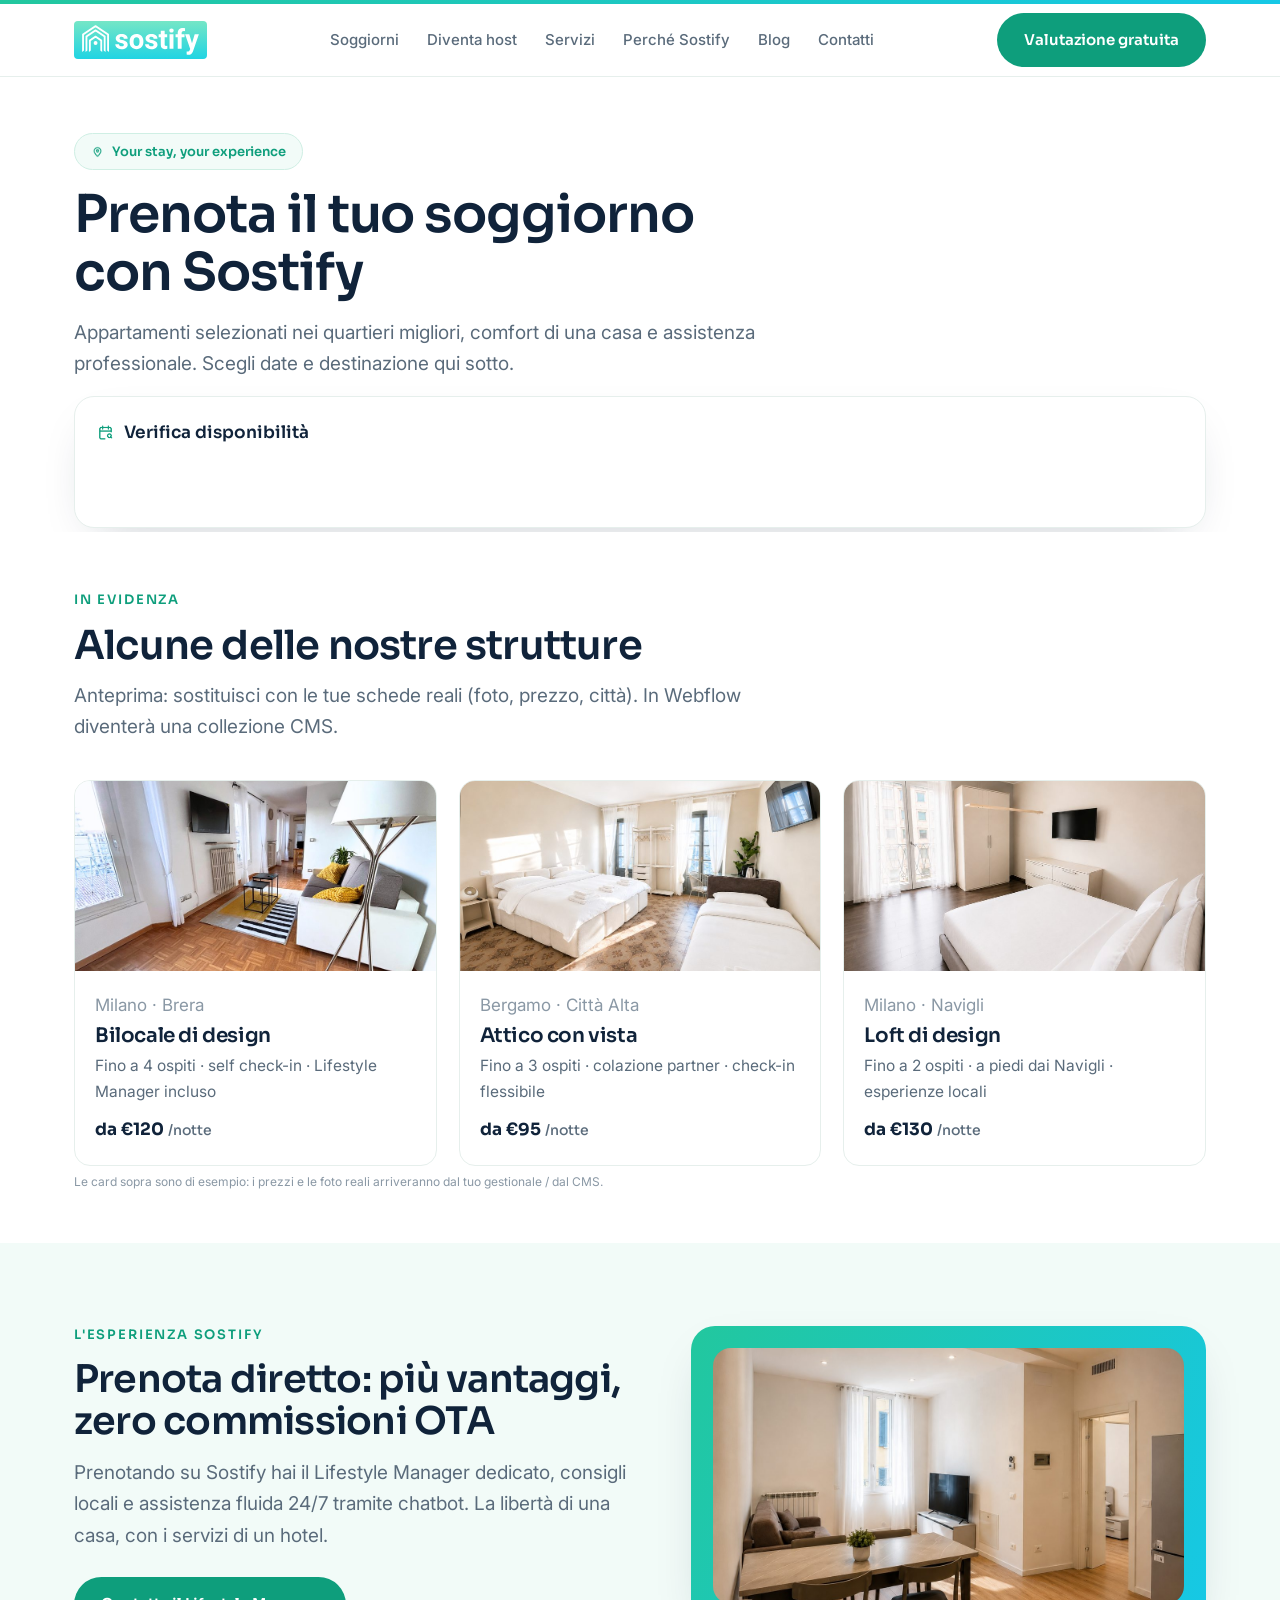
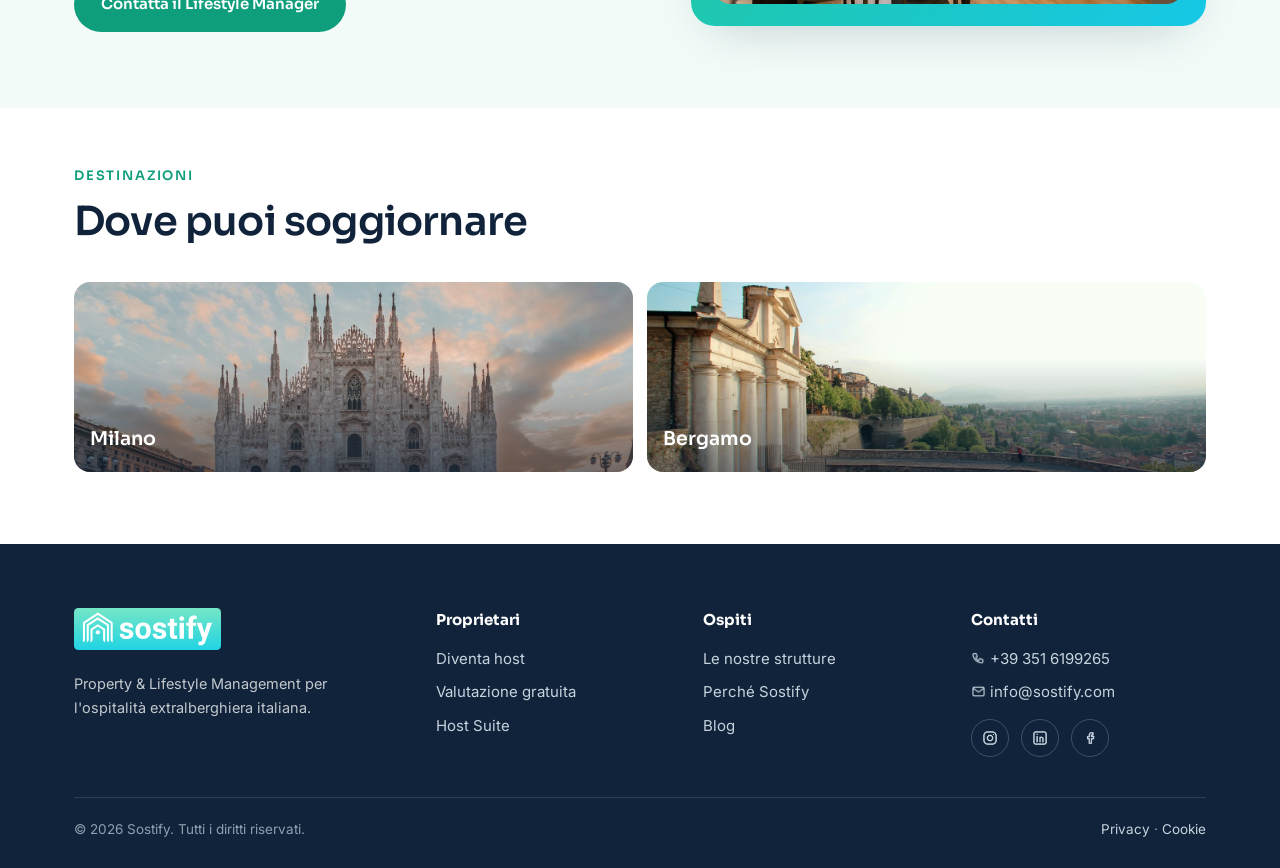
<file: le-nostre-strutture.html>
<!DOCTYPE html>
<html lang="it">
<head>
<meta charset="UTF-8">
<meta name="viewport" content="width=device-width, initial-scale=1">
<title>Le nostre strutture | Appartamenti Sostify in Italia</title>
<meta name="description" content="Prenota il tuo soggiorno con Sostify: appartamenti curati nei quartieri migliori di Milano e Bergamo, con Lifestyle Manager dedicato 24/7.">
<meta property="og:title" content="Le nostre strutture | Sostify">
<meta property="og:description" content="Appartamenti curati e assistenza locale per un soggiorno autentico.">
<link rel="preconnect" href="https://fonts.googleapis.com"><link rel="preconnect" href="https://fonts.gstatic.com" crossorigin>
<link href="https://fonts.googleapis.com/css2?family=Sora:wght@400;500;600;700&family=Inter:wght@400;500;600&display=swap" rel="stylesheet">
<link rel="stylesheet" href="assets/styles.css">
</head>
<body>
<div class="topbar"></div>
<header class="site-header"><div class="wrap"><nav class="nav" id="nav">
  <a class="brand" href="index.html"><img src="assets/sostify-logo.svg" alt="Sostify" class="brand__logo"></a>
  <div class="nav__links"><a href="le-nostre-strutture.html">Soggiorni</a><a href="diventa-host.html">Diventa host</a><a href="i-nostri-servizi.html">Servizi</a><a href="perche-sostify.html">Perché Sostify</a><a href="blog.html">Blog</a><a href="contatti.html">Contatti</a></div>
  <div class="nav__cta"><a class="btn btn--primary" href="valutazione-gratuita.html">Valutazione gratuita</a></div>
  <button class="nav__toggle" aria-label="Apri menu" onclick="document.getElementById('nav').classList.toggle('open')"><i class="ti ti-menu-2"></i></button>
</nav></div></header>

<section class="hero"><div class="wrap">
  <div style="max-width:720px;padding:56px 0 8px">
    <span class="kicker"><i class="ti ti-map-pin-heart"></i> Your stay, your experience</span>
    <h1 style="font-size:clamp(32px,4.6vw,52px);margin:16px 0 16px">Prenota il tuo soggiorno con Sostify</h1>
    <p class="lead">Appartamenti selezionati nei quartieri migliori, comfort di una casa e assistenza professionale. Scegli date e destinazione qui sotto.</p>
  </div>
  <div class="booking"><div class="booking__card">
    <div class="booking__head"><i class="ti ti-calendar-search"></i> Verifica disponibilità</div>
    <be-widget host="https://sostifyitaly.bookpage.io" booking-network-id="421" default-adults="2" default-children="0" primary-color="#75E6C6FF" secondary-color="#a9ddd6" background-color="#ffffff" border-color="#75E6C6FF" button-text-color="#ffffff"></be-widget>
  </div></div>
</div></section>

<section class="section section--tight"><div class="wrap">
  <div class="head"><span class="eyebrow">In evidenza</span><h2>Alcune delle nostre strutture</h2>
  <p class="lead">Anteprima: sostituisci con le tue schede reali (foto, prezzo, città). In Webflow diventerà una collezione CMS.</p></div>
  <div class="grid grid-3">
    <div class="card" style="padding:0;overflow:hidden">
      <div style="height:190px;background:url('assets/img/prop-1.jpg') center/cover"></div>
      <div style="padding:20px"><span class="tag" style="color:var(--ink-faint)">Milano · Brera</span><h3 style="margin:6px 0">Bilocale di design</h3><p>Fino a 4 ospiti · self check-in · Lifestyle Manager incluso</p><div style="margin-top:12px;font-family:var(--font-display);font-weight:700;color:var(--ink)">da €120 <span style="font-weight:500;color:var(--ink-soft);font-size:14px">/notte</span></div></div>
    </div>
    <div class="card" style="padding:0;overflow:hidden">
      <div style="height:190px;background:url('assets/img/prop-2.jpg') center/cover"></div>
      <div style="padding:20px"><span class="tag" style="color:var(--ink-faint)">Bergamo · Città Alta</span><h3 style="margin:6px 0">Attico con vista</h3><p>Fino a 3 ospiti · colazione partner · check-in flessibile</p><div style="margin-top:12px;font-family:var(--font-display);font-weight:700;color:var(--ink)">da €95 <span style="font-weight:500;color:var(--ink-soft);font-size:14px">/notte</span></div></div>
    </div>
    <div class="card" style="padding:0;overflow:hidden">
      <div style="height:190px;background:url('assets/img/prop-3.jpg') center/cover"></div>
      <div style="padding:20px"><span class="tag" style="color:var(--ink-faint)">Milano · Navigli</span><h3 style="margin:6px 0">Loft di design</h3><p>Fino a 2 ospiti · a piedi dai Navigli · esperienze locali</p><div style="margin-top:12px;font-family:var(--font-display);font-weight:700;color:var(--ink)">da €130 <span style="font-weight:500;color:var(--ink-soft);font-size:14px">/notte</span></div></div>
    </div>
  </div>
  <p class="ph-note">Le card sopra sono di esempio: i prezzi e le foto reali arriveranno dal tuo gestionale / dal CMS.</p>
</div></div></section>

<section class="section" style="background:var(--mist)"><div class="wrap"><div class="hero__grid" style="padding:0">
  <div>
    <span class="eyebrow">L'esperienza Sostify</span>
    <h2 style="font-size:clamp(26px,3.4vw,38px);margin:12px 0 14px">Prenota diretto: più vantaggi, zero commissioni OTA</h2>
    <p class="lead">Prenotando su Sostify hai il Lifestyle Manager dedicato, consigli locali e assistenza fluida 24/7 tramite chatbot. La libertà di una casa, con i servizi di un hotel.</p>
    <div class="hero__cta"><a class="btn btn--primary" href="contatti.html">Contatta il Lifestyle Manager</a></div>
  </div>
  <div class="hero__panel" style="min-height:300px"><div class="photo" style="background-image:url('assets/img/strutture-hero.jpg')"></div></div>
</div></div></section>

<section class="section section--tight"><div class="wrap">
  <div class="head"><span class="eyebrow">Destinazioni</span><h2>Dove puoi soggiornare</h2></div>
  <div class="cities">
    <div class="city" style="background-image:url('assets/img/city-milano.jpg')"><span>Milano</span></div><div class="city" style="background-image:url('assets/img/city-bergamo.jpg')"><span>Bergamo</span></div>
  </div>
</div></section>

<footer class="footer"><div class="wrap">
  <div class="footer__grid">
    <div><a class="brand" href="index.html"><img src="assets/sostify-logo.svg" alt="Sostify" class="brand__logo"></a><p class="footer__note">Property &amp; Lifestyle Management per l'ospitalità extralberghiera italiana.</p></div>
    <div><h5>Proprietari</h5><ul><li><a href="diventa-host.html">Diventa host</a></li><li><a href="valutazione-gratuita.html">Valutazione gratuita</a></li><li><a href="host-suite.html">Host Suite</a></li></ul></div>
    <div><h5>Ospiti</h5><ul><li><a href="le-nostre-strutture.html">Le nostre strutture</a></li><li><a href="perche-sostify.html">Perché Sostify</a></li><li><a href="blog.html">Blog</a></li></ul></div>
    <div><h5>Contatti</h5><ul><li><a href="tel:+393516199265"><i class="ti ti-phone"></i> +39 351 6199265</a></li><li><a href="mailto:info@sostify.com"><i class="ti ti-mail"></i> info@sostify.com</a></li></ul>
      <div class="footer__social" style="margin-top:14px"><a href="#" aria-label="Instagram"><i class="ti ti-brand-instagram"></i></a><a href="#" aria-label="LinkedIn"><i class="ti ti-brand-linkedin"></i></a><a href="#" aria-label="Facebook"><i class="ti ti-brand-facebook"></i></a></div>
    </div>
  </div>
  <div class="footer__bottom"><span>© 2026 Sostify. Tutti i diritti riservati.</span><span><a href="#">Privacy</a> · <a href="#">Cookie</a></span></div>
</div></footer>
<script src="https://cdn.ciaobooking.com/widget/js/app.js"></script>
</body>
</html>
</file>
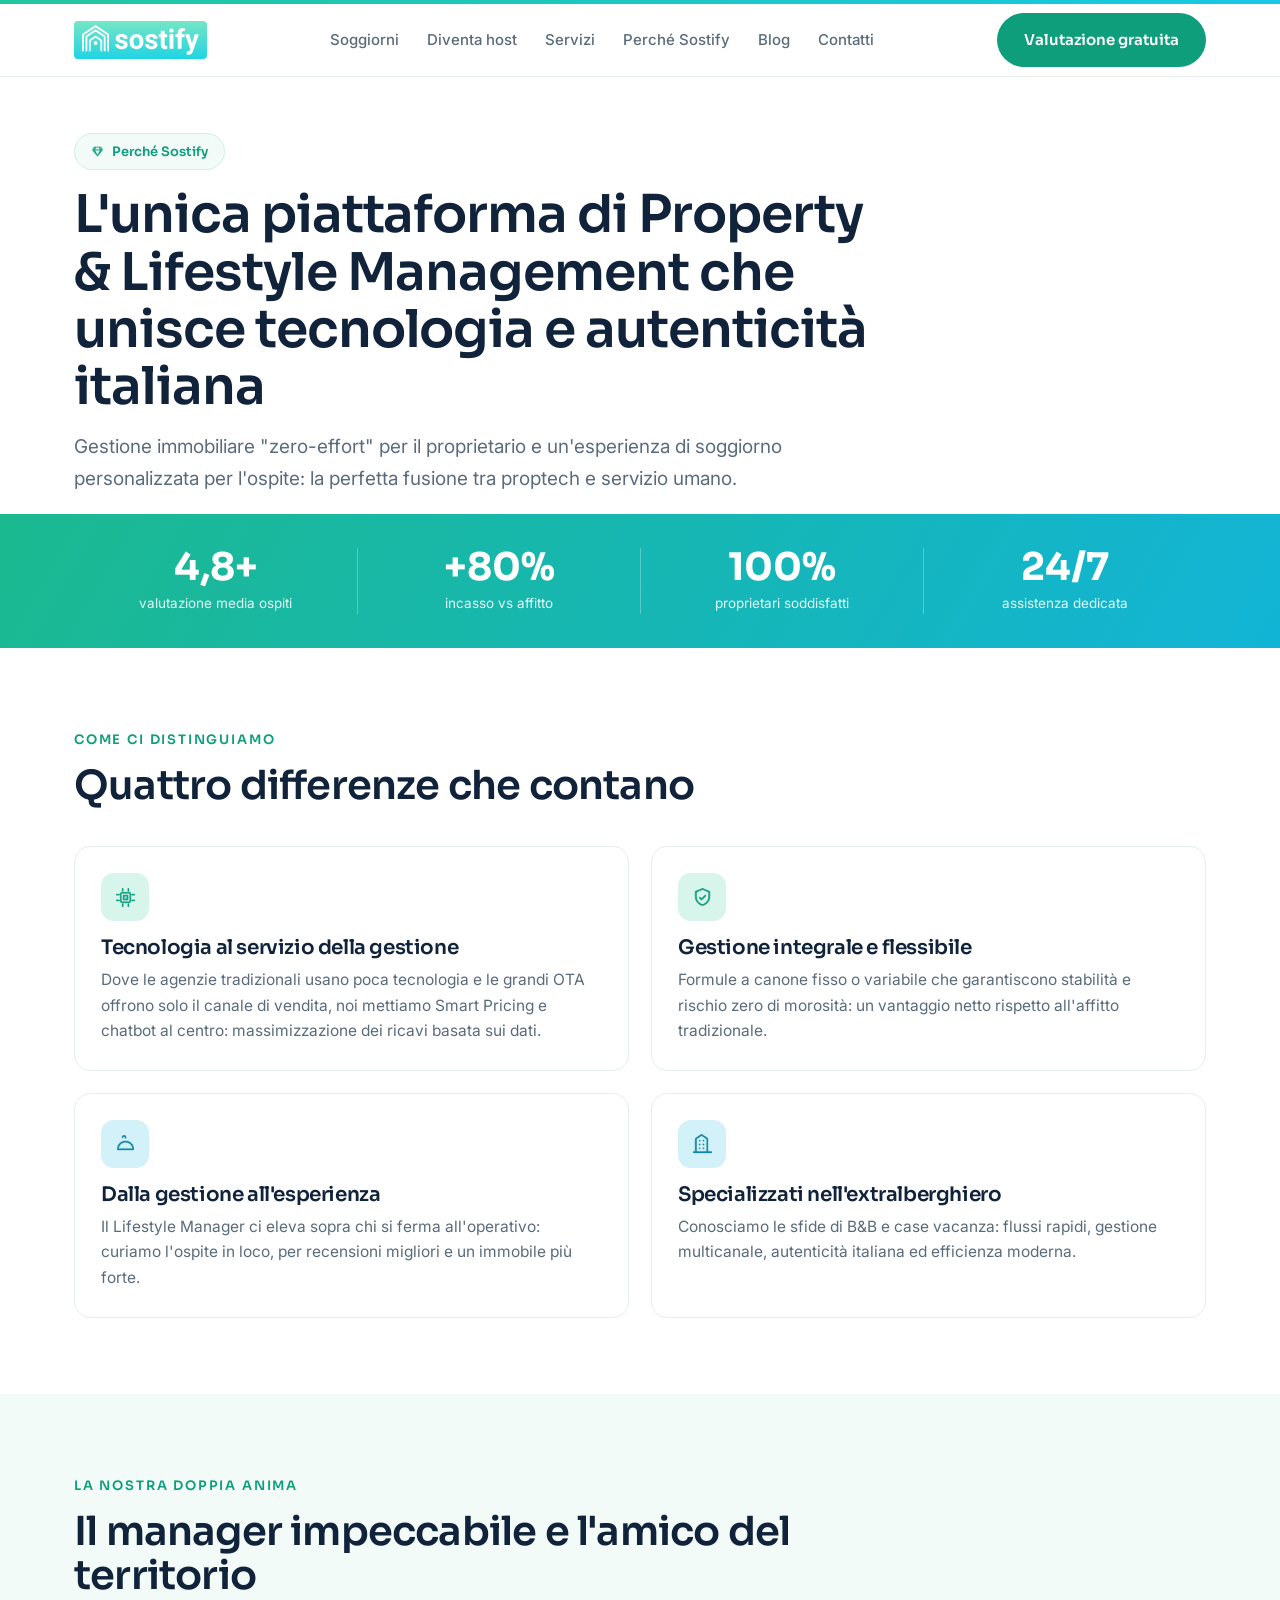
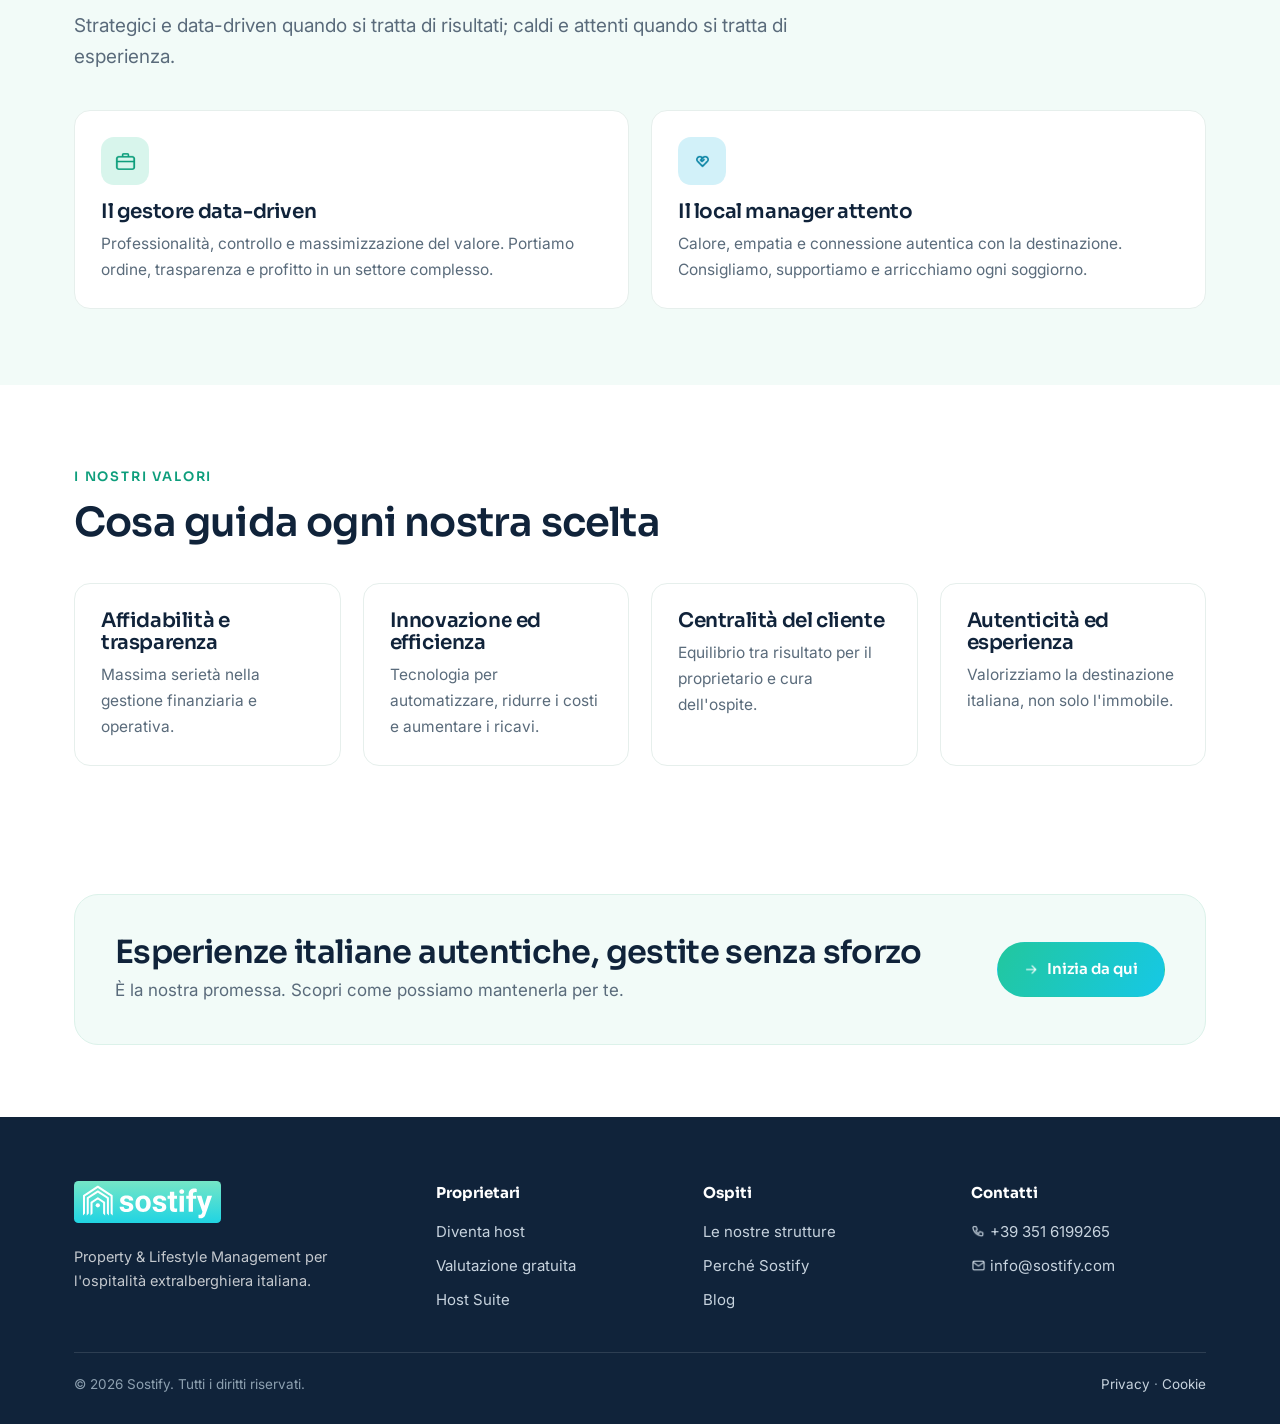
<file: perche-sostify.html>
<!DOCTYPE html>
<html lang="it">
<head>
<meta charset="UTF-8">
<meta name="viewport" content="width=device-width, initial-scale=1">
<title>Perché Sostify | Tecnologia e ospitalità italiana autentica</title>
<meta name="description" content="Sostify unisce proptech e servizio umano: Smart Pricing e chatbot per i risultati, Lifestyle Manager per l'esperienza. Scopri valori e differenziatori del brand.">
<meta property="og:title" content="Perché Sostify">
<link rel="preconnect" href="https://fonts.googleapis.com"><link rel="preconnect" href="https://fonts.gstatic.com" crossorigin>
<link href="https://fonts.googleapis.com/css2?family=Sora:wght@400;500;600;700&family=Inter:wght@400;500;600&display=swap" rel="stylesheet">
<link rel="stylesheet" href="assets/styles.css">
</head>
<body>
<div class="topbar"></div>
<header class="site-header"><div class="wrap"><nav class="nav" id="nav">
  <a class="brand" href="index.html"><img src="assets/sostify-logo.svg" alt="Sostify" class="brand__logo"></a>
  <div class="nav__links"><a href="le-nostre-strutture.html">Soggiorni</a><a href="diventa-host.html">Diventa host</a><a href="i-nostri-servizi.html">Servizi</a><a href="perche-sostify.html">Perché Sostify</a><a href="blog.html">Blog</a><a href="contatti.html">Contatti</a></div>
  <div class="nav__cta"><a class="btn btn--primary" href="valutazione-gratuita.html">Valutazione gratuita</a></div>
  <button class="nav__toggle" aria-label="Apri menu" onclick="document.getElementById('nav').classList.toggle('open')"><i class="ti ti-menu-2"></i></button>
</nav></div></header>

<section class="hero"><div class="wrap"><div style="max-width:800px;padding:56px 0 20px">
  <span class="kicker"><i class="ti ti-diamond"></i> Perché Sostify</span>
  <h1 style="font-size:clamp(32px,4.6vw,52px);margin:16px 0 16px">L'unica piattaforma di Property &amp; Lifestyle Management che unisce tecnologia e autenticità italiana</h1>
  <p class="lead">Gestione immobiliare "zero-effort" per il proprietario e un'esperienza di soggiorno personalizzata per l'ospite: la perfetta fusione tra proptech e servizio umano.</p>
</div></div></section>

<section class="metrics"><div class="wrap"><div class="metrics__grid">
  <div><div class="num">4,8+</div><div class="cap">valutazione media ospiti</div></div>
  <div><div class="num">+80%</div><div class="cap">incasso vs affitto</div></div>
  <div><div class="num">100%</div><div class="cap">proprietari soddisfatti</div></div>
  <div><div class="num">24/7</div><div class="cap">assistenza dedicata</div></div>
</div></div></section>

<section class="section"><div class="wrap">
  <div class="head"><span class="eyebrow">Come ci distinguiamo</span><h2>Quattro differenze che contano</h2></div>
  <div class="grid grid-2">
    <div class="card"><div class="card__ico ico--green"><i class="ti ti-cpu"></i></div><h3>Tecnologia al servizio della gestione</h3><p>Dove le agenzie tradizionali usano poca tecnologia e le grandi OTA offrono solo il canale di vendita, noi mettiamo Smart Pricing e chatbot al centro: massimizzazione dei ricavi basata sui dati.</p></div>
    <div class="card"><div class="card__ico ico--green"><i class="ti ti-shield-check"></i></div><h3>Gestione integrale e flessibile</h3><p>Formule a canone fisso o variabile che garantiscono stabilità e rischio zero di morosità: un vantaggio netto rispetto all'affitto tradizionale.</p></div>
    <div class="card"><div class="card__ico ico--cyan"><i class="ti ti-concierge-bell"></i></div><h3>Dalla gestione all'esperienza</h3><p>Il Lifestyle Manager ci eleva sopra chi si ferma all'operativo: curiamo l'ospite in loco, per recensioni migliori e un immobile più forte.</p></div>
    <div class="card"><div class="card__ico ico--cyan"><i class="ti ti-building-community"></i></div><h3>Specializzati nell'extralberghiero</h3><p>Conosciamo le sfide di B&amp;B e case vacanza: flussi rapidi, gestione multicanale, autenticità italiana ed efficienza moderna.</p></div>
  </div>
</div></section>

<section class="section" style="background:var(--mist)"><div class="wrap">
  <div class="head"><span class="eyebrow">La nostra doppia anima</span><h2>Il manager impeccabile e l'amico del territorio</h2>
  <p class="lead">Strategici e data-driven quando si tratta di risultati; caldi e attenti quando si tratta di esperienza.</p></div>
  <div class="grid grid-2">
    <div class="card"><div class="card__ico ico--green"><i class="ti ti-briefcase"></i></div><h3>Il gestore data-driven</h3><p>Professionalità, controllo e massimizzazione del valore. Portiamo ordine, trasparenza e profitto in un settore complesso.</p></div>
    <div class="card"><div class="card__ico ico--cyan"><i class="ti ti-heart-handshake"></i></div><h3>Il local manager attento</h3><p>Calore, empatia e connessione autentica con la destinazione. Consigliamo, supportiamo e arricchiamo ogni soggiorno.</p></div>
  </div>
</div></section>

<section class="section"><div class="wrap">
  <div class="head"><span class="eyebrow">I nostri valori</span><h2>Cosa guida ogni nostra scelta</h2></div>
  <div class="grid grid-4">
    <div class="card"><h3>Affidabilità e trasparenza</h3><p>Massima serietà nella gestione finanziaria e operativa.</p></div>
    <div class="card"><h3>Innovazione ed efficienza</h3><p>Tecnologia per automatizzare, ridurre i costi e aumentare i ricavi.</p></div>
    <div class="card"><h3>Centralità del cliente</h3><p>Equilibrio tra risultato per il proprietario e cura dell'ospite.</p></div>
    <div class="card"><h3>Autenticità ed esperienza</h3><p>Valorizziamo la destinazione italiana, non solo l'immobile.</p></div>
  </div>
</div></section>

<section class="section section--tight"><div class="wrap"><div class="cta-band">
  <div><h2>Esperienze italiane autentiche, gestite senza sforzo</h2><p>È la nostra promessa. Scopri come possiamo mantenerla per te.</p></div>
  <a class="btn btn--grad" href="valutazione-gratuita.html"><i class="ti ti-arrow-right"></i> Inizia da qui</a>
</div></div></section>

<footer class="footer"><div class="wrap">
  <div class="footer__grid">
    <div><a class="brand" href="index.html"><img src="assets/sostify-logo.svg" alt="Sostify" class="brand__logo"></a><p class="footer__note">Property &amp; Lifestyle Management per l'ospitalità extralberghiera italiana.</p></div>
    <div><h5>Proprietari</h5><ul><li><a href="diventa-host.html">Diventa host</a></li><li><a href="valutazione-gratuita.html">Valutazione gratuita</a></li><li><a href="host-suite.html">Host Suite</a></li></ul></div>
    <div><h5>Ospiti</h5><ul><li><a href="le-nostre-strutture.html">Le nostre strutture</a></li><li><a href="perche-sostify.html">Perché Sostify</a></li><li><a href="blog.html">Blog</a></li></ul></div>
    <div><h5>Contatti</h5><ul><li><a href="tel:+393516199265"><i class="ti ti-phone"></i> +39 351 6199265</a></li><li><a href="mailto:info@sostify.com"><i class="ti ti-mail"></i> info@sostify.com</a></li></ul></div>
  </div>
  <div class="footer__bottom"><span>© 2026 Sostify. Tutti i diritti riservati.</span><span><a href="#">Privacy</a> · <a href="#">Cookie</a></span></div>
</div></footer>
</body>
</html>
</file>
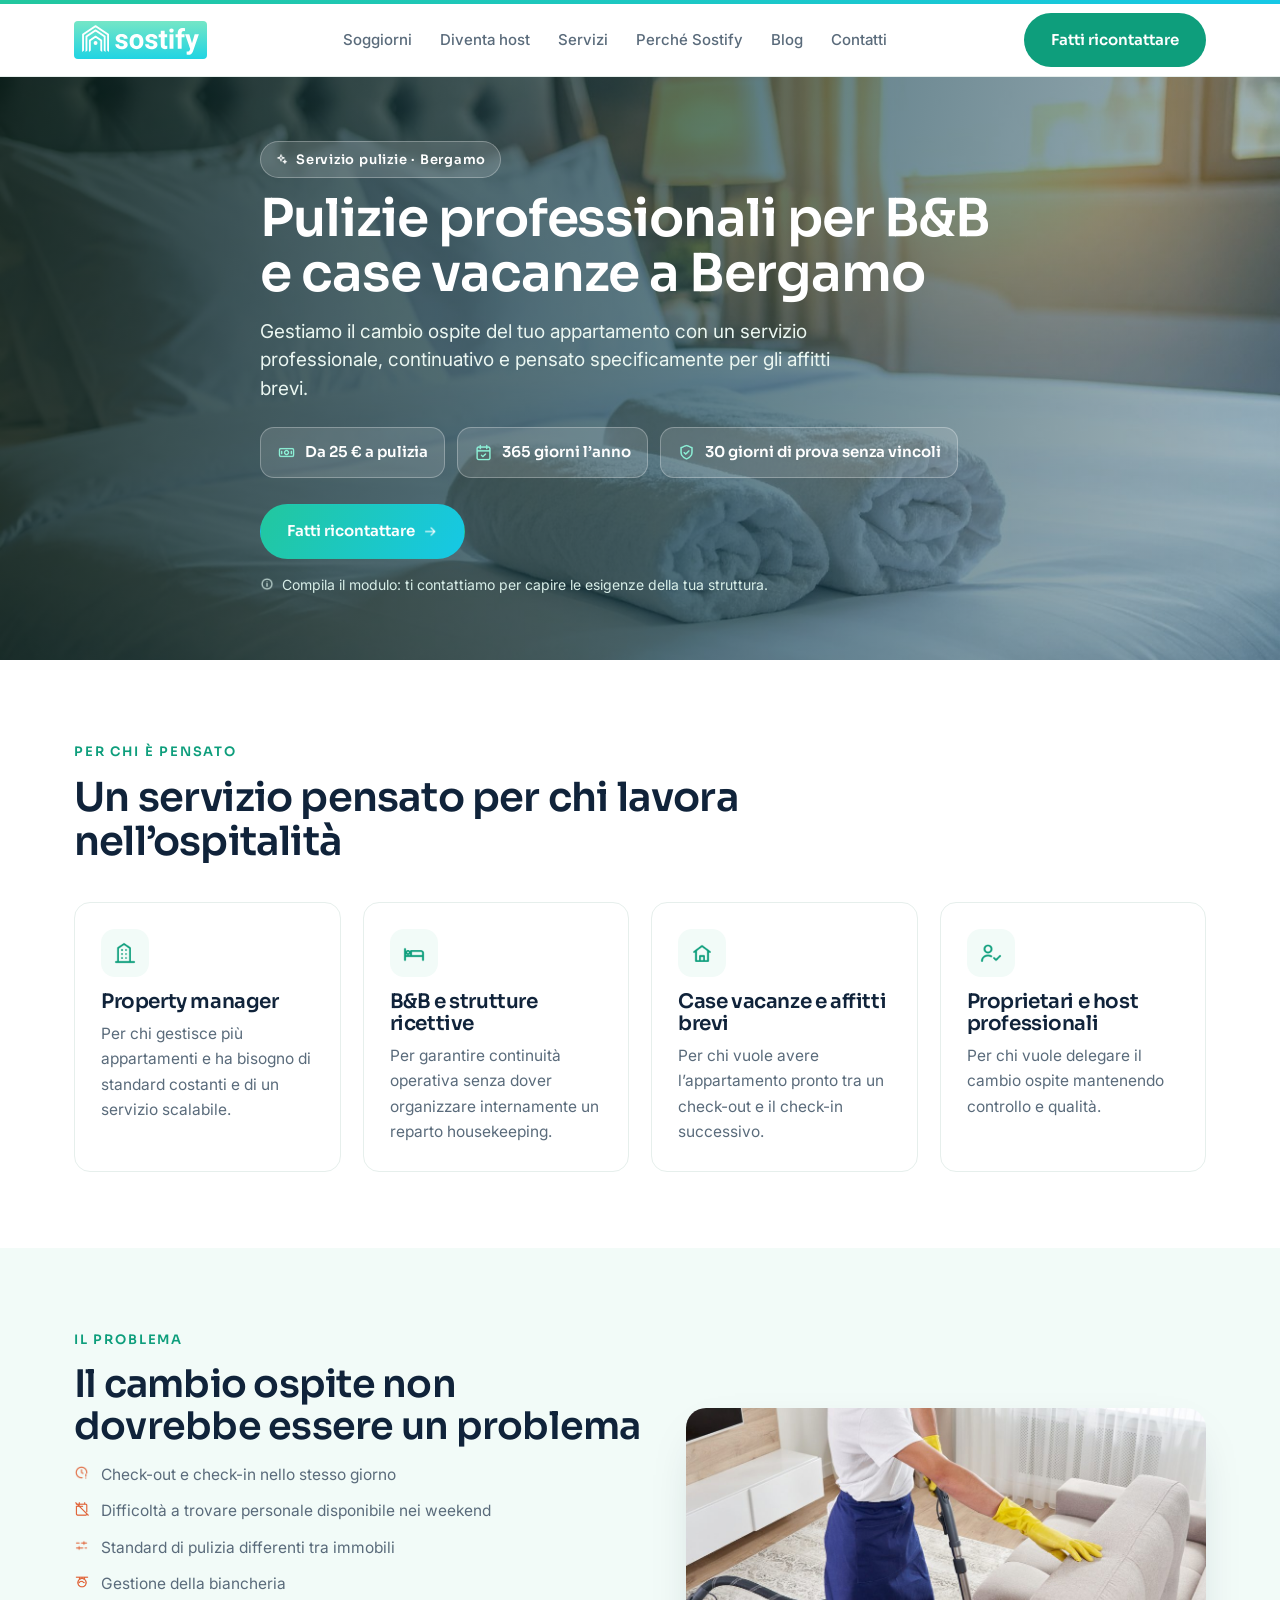
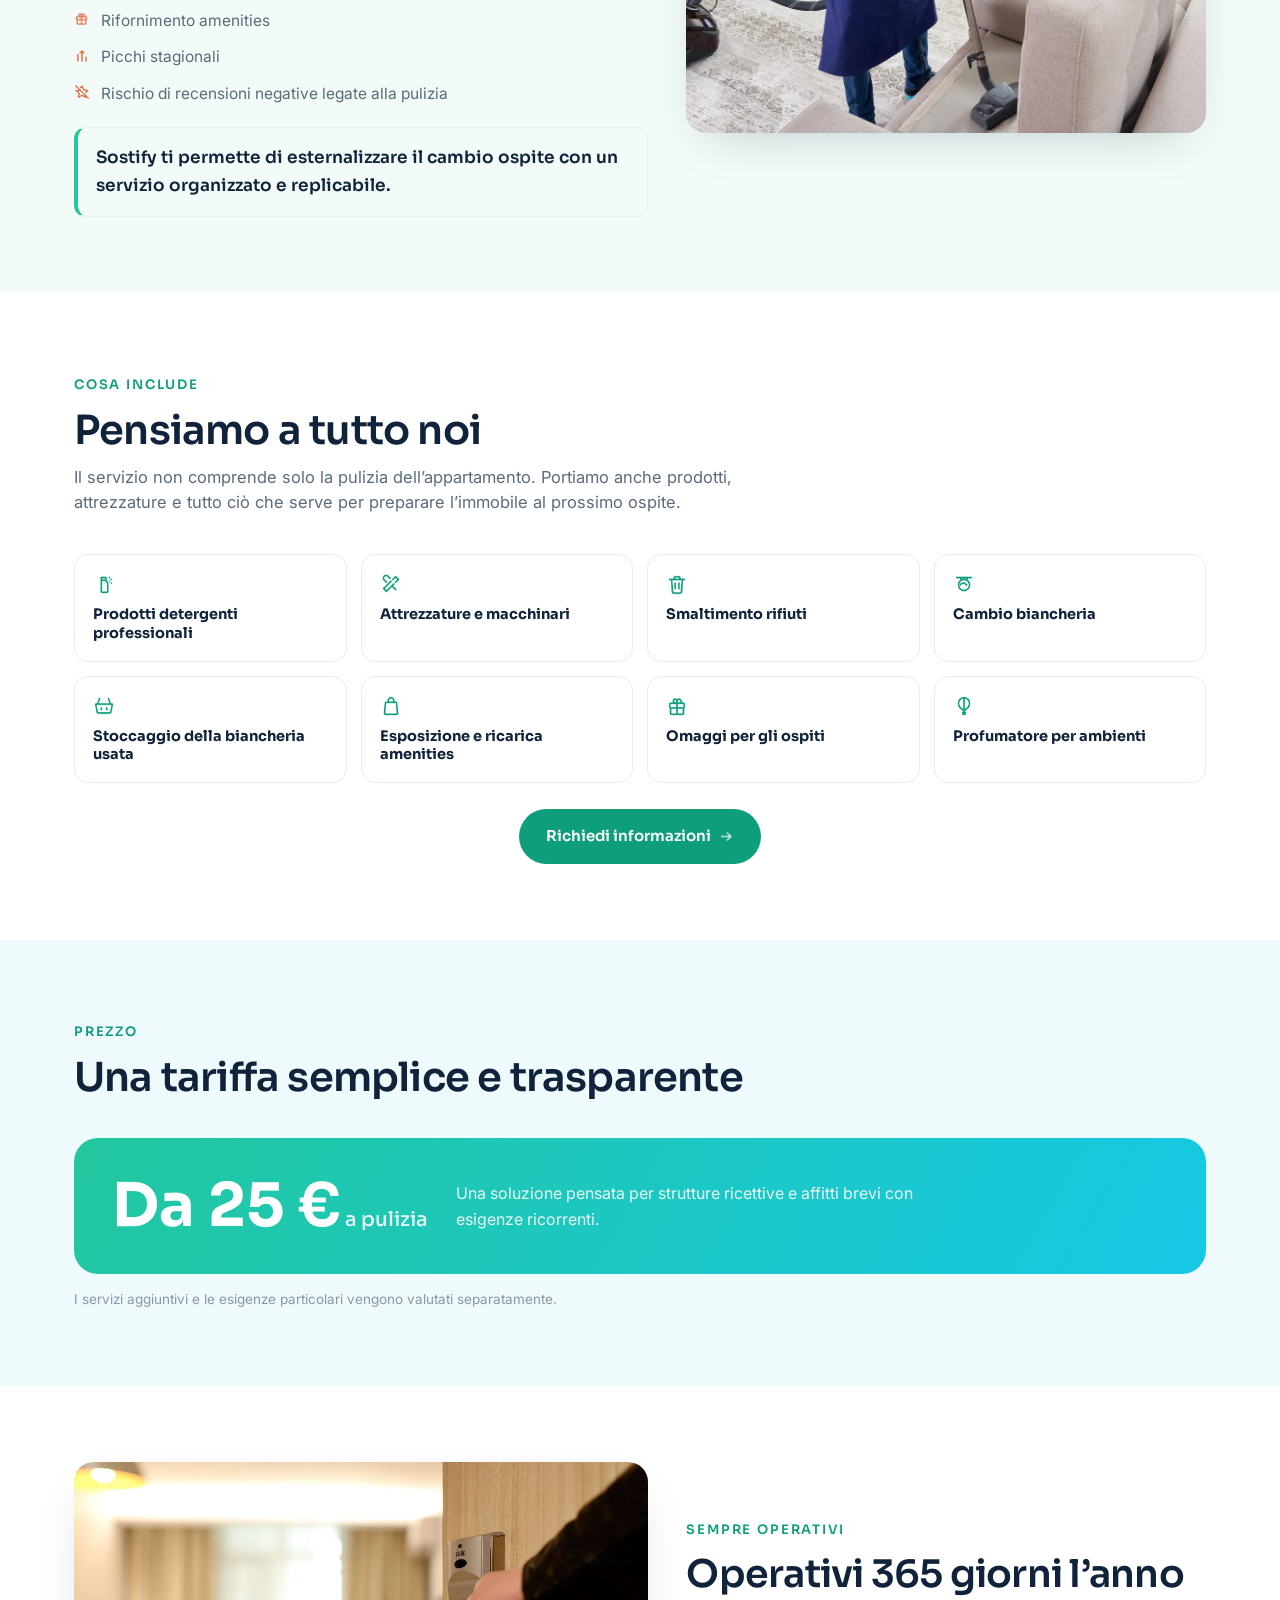
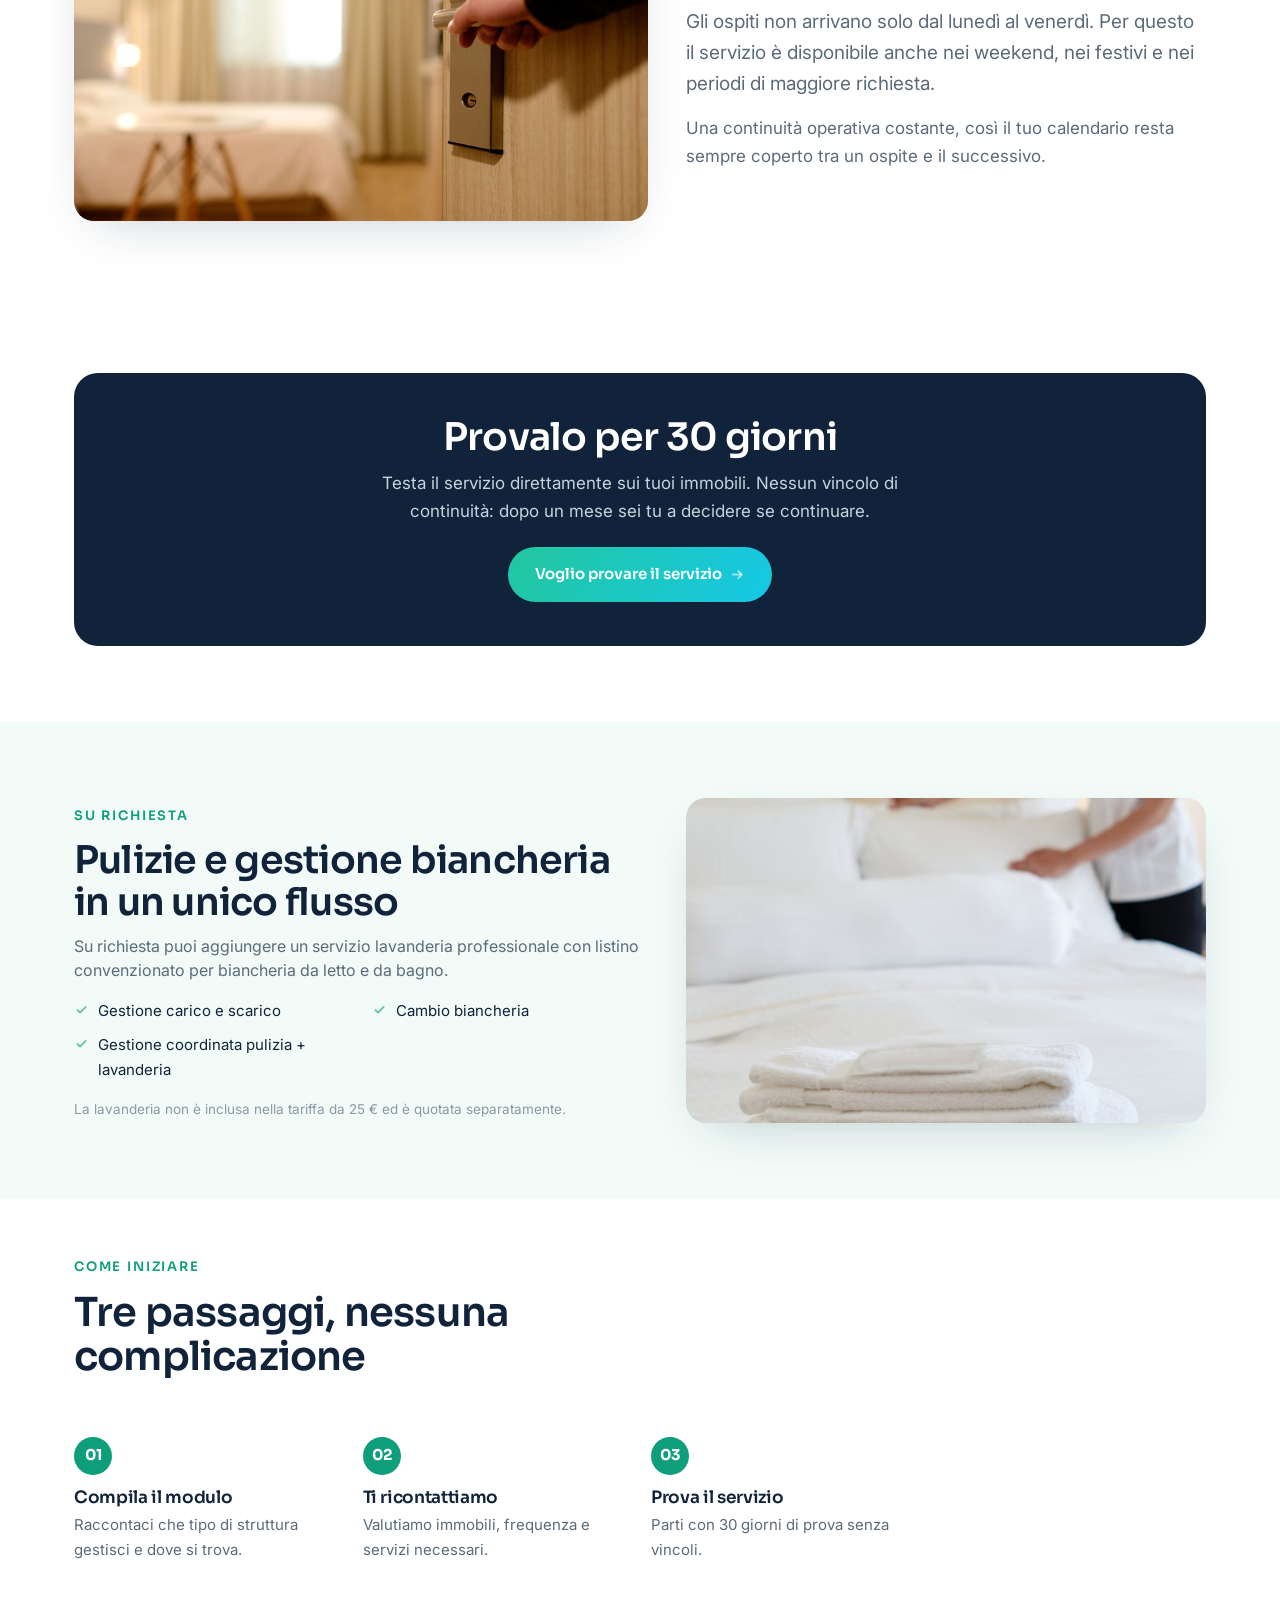
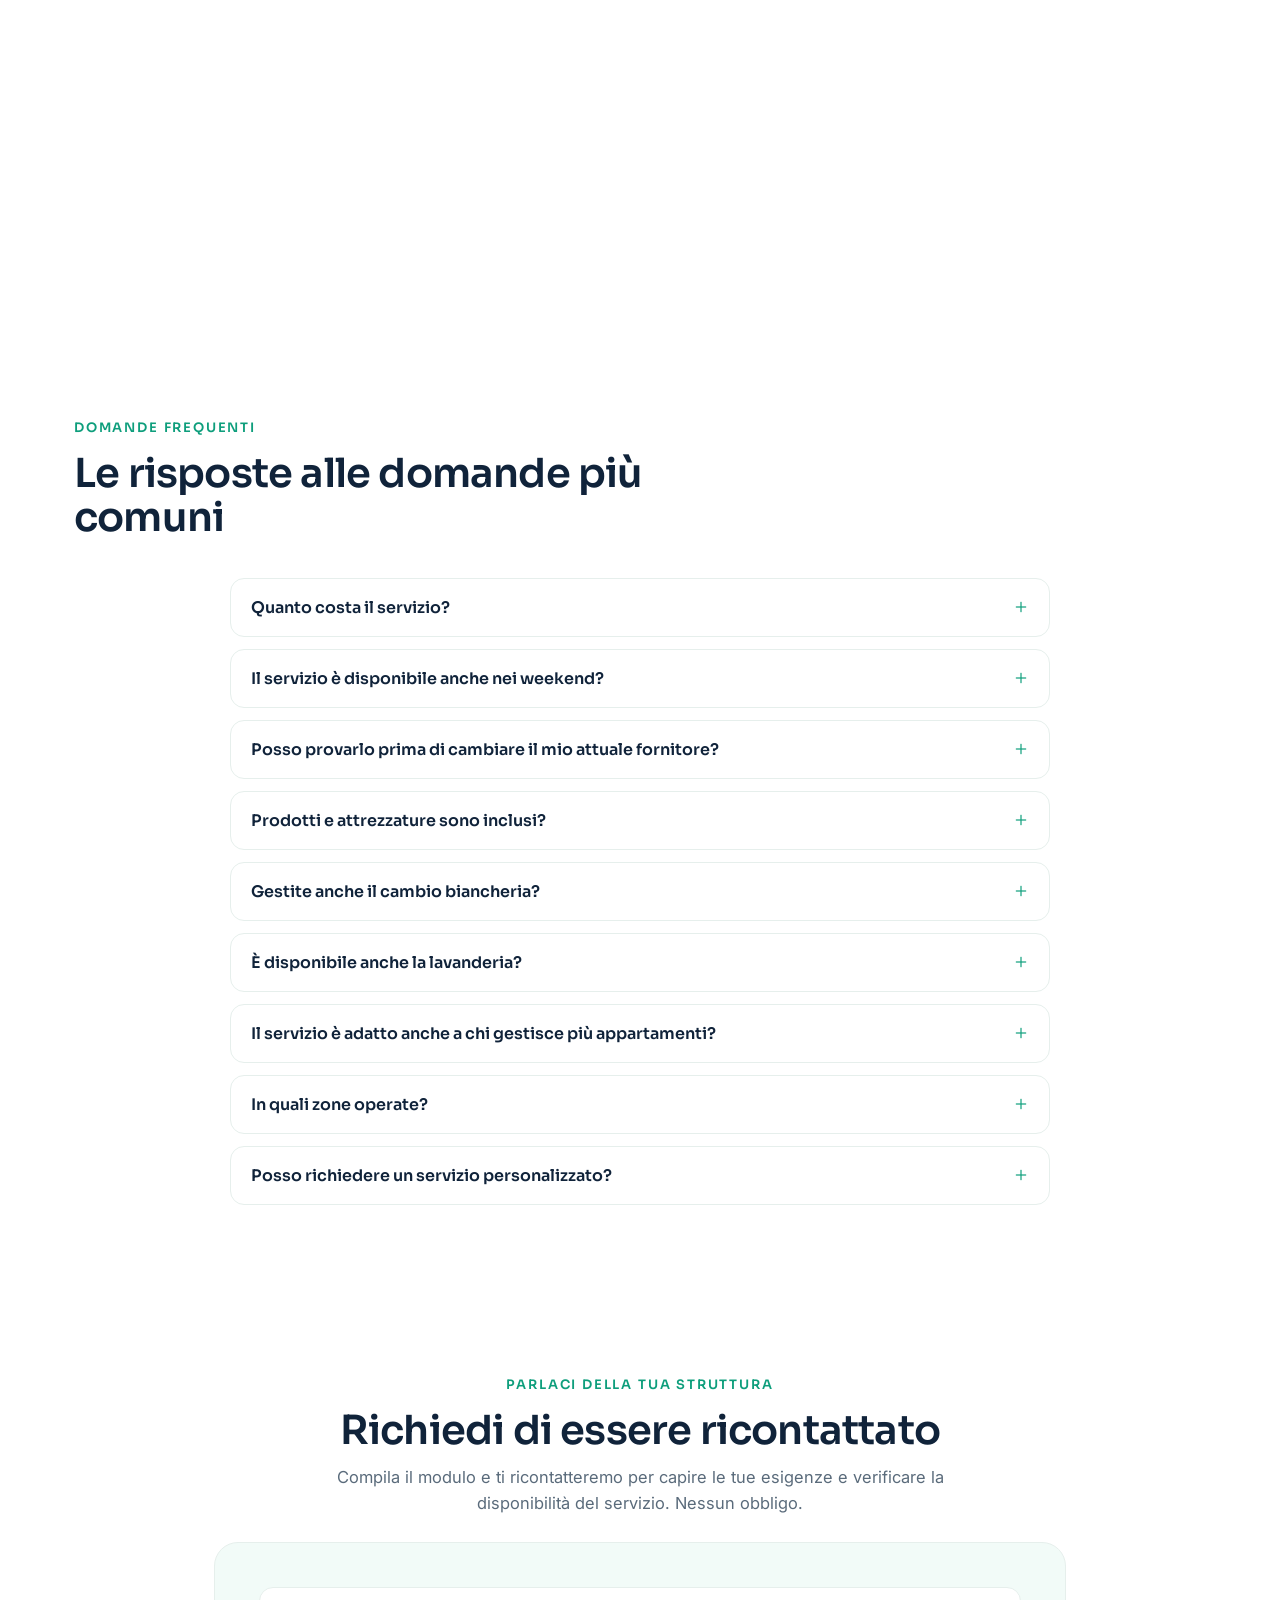
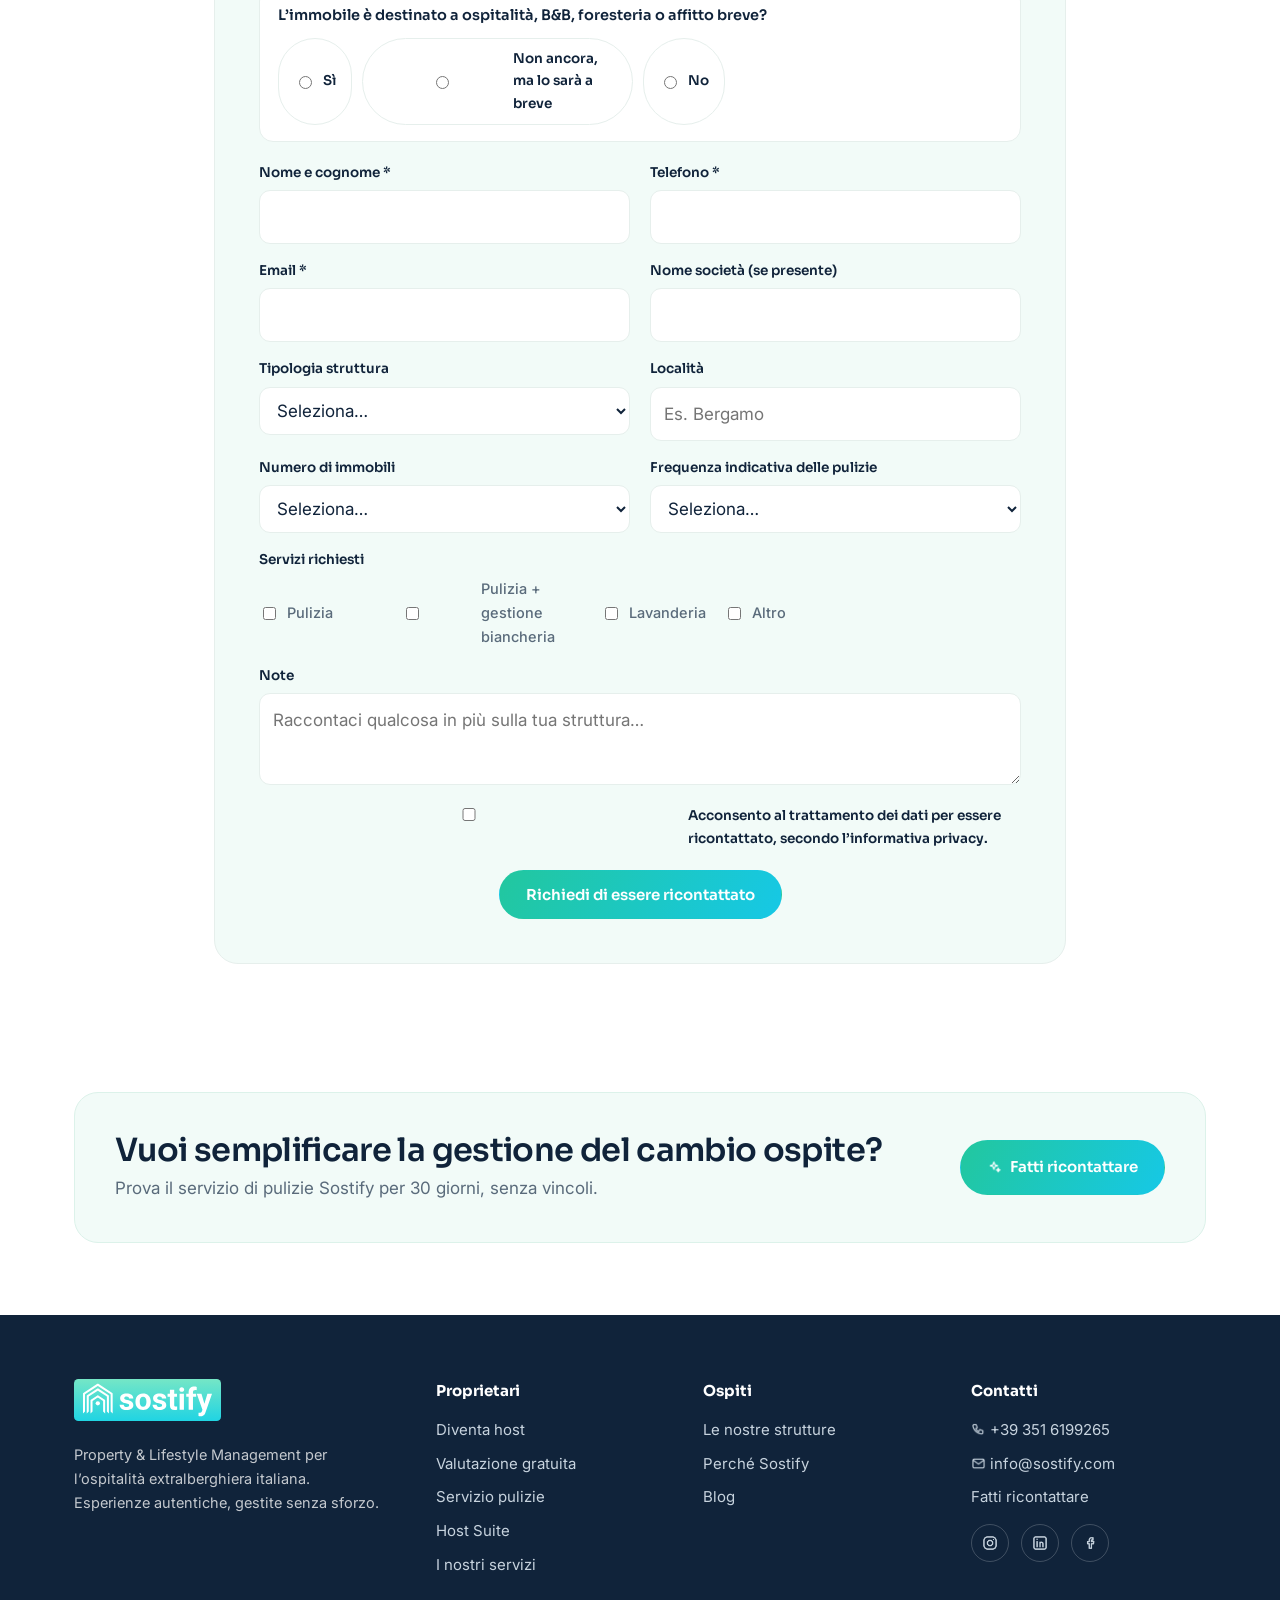
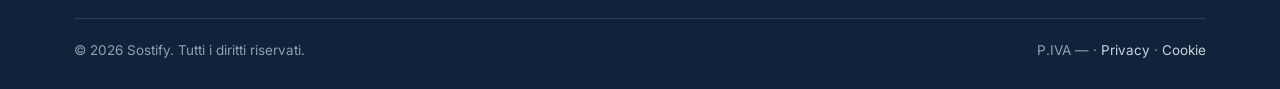
<file: pulizie.html>
<!DOCTYPE html>
<html lang="it">
<head>
<meta charset="UTF-8">
<meta name="viewport" content="width=device-width, initial-scale=1">
<title>Pulizie B&amp;B e Case Vacanze a Bergamo | Sostify</title>
<meta name="description" content="Servizio professionale di pulizia per B&B, case vacanze e affitti brevi a Bergamo. Da 25 € a pulizia, 365 giorni l'anno e prova di 30 giorni senza vincoli.">
<meta name="keywords" content="pulizie B&B Bergamo, pulizie case vacanze Bergamo, pulizie affitti brevi Bergamo, pulizie appartamenti turistici Bergamo, servizio pulizie strutture ricettive Bergamo">
<link rel="canonical" href="https://sostify.com/pulizie.html">
<meta property="og:type" content="website">
<meta property="og:title" content="Pulizie B&amp;B e Case Vacanze a Bergamo | Sostify">
<meta property="og:description" content="Cambio ospite professionale per affitti brevi a Bergamo. Da 25 € a pulizia, 365 giorni l'anno, 30 giorni di prova senza vincoli.">
<meta property="og:image" content="assets/img/pulizie-hero.jpg">
<meta property="og:url" content="https://sostify.com/pulizie.html">
<meta name="twitter:card" content="summary_large_image">
<link rel="icon" href="assets/sostify-logo.svg">
<link rel="preconnect" href="https://fonts.googleapis.com">
<link rel="preconnect" href="https://fonts.gstatic.com" crossorigin>
<link href="https://fonts.googleapis.com/css2?family=Sora:wght@400;500;600;700&family=Inter:wght@400;500;600&display=swap" rel="stylesheet">
<link rel="stylesheet" href="assets/styles.css">
<script type="application/ld+json">
{
  "@context":"https://schema.org",
  "@type":"Service",
  "serviceType":"Pulizie professionali per affitti brevi e strutture ricettive",
  "provider":{"@type":"Organization","name":"Sostify","url":"https://sostify.com"},
  "areaServed":{"@type":"City","name":"Bergamo"},
  "description":"Servizio di pulizia e cambio ospite per B&B, case vacanze e affitti brevi a Bergamo. Da 25 € a pulizia, 365 giorni l'anno.",
  "offers":{"@type":"Offer","price":"25","priceCurrency":"EUR","description":"A partire da 25 € a pulizia"}
}
</script>
<script type="application/ld+json">
{
  "@context":"https://schema.org",
  "@type":"FAQPage",
  "mainEntity":[
    {"@type":"Question","name":"Quanto costa il servizio?","acceptedAnswer":{"@type":"Answer","text":"Il servizio parte da 25 € a pulizia per il cambio ospite. Servizi aggiuntivi ed esigenze particolari vengono valutati separatamente."}},
    {"@type":"Question","name":"Il servizio è disponibile anche nei weekend?","acceptedAnswer":{"@type":"Answer","text":"Sì. Siamo operativi 365 giorni l'anno, inclusi weekend, festivi e periodi di maggiore richiesta."}},
    {"@type":"Question","name":"Posso provarlo prima di cambiare il mio attuale fornitore?","acceptedAnswer":{"@type":"Answer","text":"Sì. Puoi provare il servizio per 30 giorni senza vincoli di continuità e decidere poi se proseguire."}},
    {"@type":"Question","name":"Prodotti e attrezzature sono inclusi?","acceptedAnswer":{"@type":"Answer","text":"Sì. Portiamo prodotti detergenti professionali, attrezzature e tutto il necessario per preparare l'immobile."}},
    {"@type":"Question","name":"Gestite anche il cambio biancheria?","acceptedAnswer":{"@type":"Answer","text":"Sì, gestiamo il cambio e lo stoccaggio della biancheria usata. La lavanderia professionale è disponibile su richiesta con listino convenzionato."}}
  ]
}
</script>
</head>
<body>
<div class="topbar"></div>

<!-- ============ HEADER ============ -->
<header class="site-header">
  <div class="wrap">
    <nav class="nav" id="nav">
      <a class="brand" href="index.html"><img src="assets/sostify-logo.svg" alt="Sostify" class="brand__logo"></a>
      <div class="nav__links">
        <a href="le-nostre-strutture.html">Soggiorni</a>
        <a href="diventa-host.html">Diventa host</a>
        <a href="i-nostri-servizi.html">Servizi</a>
        <a href="perche-sostify.html">Perché Sostify</a>
        <a href="blog.html">Blog</a>
        <a href="contatti.html">Contatti</a>
      </div>
      <div class="nav__cta">
        <a class="btn btn--primary" href="#contatto">Fatti ricontattare</a>
      </div>
      <button class="nav__toggle" aria-label="Apri menu" onclick="document.getElementById('nav').classList.toggle('open')"><i class="ti ti-menu-2"></i></button>
    </nav>
  </div>
</header>

<!-- ============ 1. HERO ============ -->
<section class="lp-hero" id="top">
  <div class="lp-hero__bg" style="background-image:url('assets/img/pulizie-hero.jpg')"></div>
  <div class="wrap">
    <span class="lp-kicker"><i class="ti ti-sparkles"></i> Servizio pulizie · Bergamo</span>
    <h1>Pulizie professionali per B&amp;B e case vacanze a Bergamo</h1>
    <p class="lead">Gestiamo il cambio ospite del tuo appartamento con un servizio professionale, continuativo e pensato specificamente per gli affitti brevi.</p>
    <div class="lp-hero__pills">
      <span class="lp-pill"><i class="ti ti-cash"></i> Da 25 € a pulizia</span>
      <span class="lp-pill"><i class="ti ti-calendar-check"></i> 365 giorni l&rsquo;anno</span>
      <span class="lp-pill"><i class="ti ti-shield-check"></i> 30 giorni di prova senza vincoli</span>
    </div>
    <a class="btn btn--grad" href="#contatto">Fatti ricontattare <i class="ti ti-arrow-right"></i></a>
    <p class="lp-hero__micro"><i class="ti ti-info-circle"></i> Compila il modulo: ti contattiamo per capire le esigenze della tua struttura.</p>
  </div>
</section>

<!-- ============ 2. PER CHI È PENSATO ============ -->
<section class="section">
  <div class="wrap">
    <div class="head">
      <span class="eyebrow">Per chi è pensato</span>
      <h2>Un servizio pensato per chi lavora nell&rsquo;ospitalità</h2>
    </div>
    <div class="grid grid-4">
      <div class="card">
        <span class="benefit__ico"><i class="ti ti-building-community"></i></span>
        <h3>Property manager</h3>
        <p>Per chi gestisce più appartamenti e ha bisogno di standard costanti e di un servizio scalabile.</p>
      </div>
      <div class="card">
        <span class="benefit__ico"><i class="ti ti-bed"></i></span>
        <h3>B&amp;B e strutture ricettive</h3>
        <p>Per garantire continuità operativa senza dover organizzare internamente un reparto housekeeping.</p>
      </div>
      <div class="card">
        <span class="benefit__ico"><i class="ti ti-home-2"></i></span>
        <h3>Case vacanze e affitti brevi</h3>
        <p>Per chi vuole avere l&rsquo;appartamento pronto tra un check-out e il check-in successivo.</p>
      </div>
      <div class="card">
        <span class="benefit__ico"><i class="ti ti-user-check"></i></span>
        <h3>Proprietari e host professionali</h3>
        <p>Per chi vuole delegare il cambio ospite mantenendo controllo e qualità.</p>
      </div>
    </div>
  </div>
</section>

<!-- ============ 3. IL PROBLEMA ============ -->
<section class="section" style="background:var(--mist)">
  <div class="wrap">
    <div class="lp-split">
      <div>
        <span class="eyebrow">Il problema</span>
        <h2 style="font-size:clamp(26px,3.4vw,38px);margin:12px 0 6px">Il cambio ospite non dovrebbe essere un problema</h2>
        <ul class="problem-list">
          <li><i class="ti ti-clock-exclamation"></i> Check-out e check-in nello stesso giorno</li>
          <li><i class="ti ti-calendar-off"></i> Difficoltà a trovare personale disponibile nei weekend</li>
          <li><i class="ti ti-adjustments-alt"></i> Standard di pulizia differenti tra immobili</li>
          <li><i class="ti ti-wash"></i> Gestione della biancheria</li>
          <li><i class="ti ti-gift"></i> Rifornimento amenities</li>
          <li><i class="ti ti-chart-arrows-vertical"></i> Picchi stagionali</li>
          <li><i class="ti ti-star-off"></i> Rischio di recensioni negative legate alla pulizia</li>
        </ul>
        <div class="solve">Sostify ti permette di esternalizzare il cambio ospite con un servizio organizzato e replicabile.</div>
      </div>
      <div class="lp-split__img"><img src="assets/img/pulizie-atwork.jpg" alt="Preparazione professionale di un appartamento per affitti brevi a Bergamo"></div>
    </div>
  </div>
</section>

<!-- ============ 4. COSA INCLUDE ============ -->
<section class="section">
  <div class="wrap">
    <div class="head">
      <span class="eyebrow">Cosa include</span>
      <h2>Pensiamo a tutto noi</h2>
      <p class="head__sub">Il servizio non comprende solo la pulizia dell&rsquo;appartamento. Portiamo anche prodotti, attrezzature e tutto ciò che serve per preparare l&rsquo;immobile al prossimo ospite.</p>
    </div>
    <div class="incl-grid">
      <div class="incl"><i class="ti ti-spray"></i><b>Prodotti detergenti professionali</b></div>
      <div class="incl"><i class="ti ti-tools"></i><b>Attrezzature e macchinari</b></div>
      <div class="incl"><i class="ti ti-trash"></i><b>Smaltimento rifiuti</b></div>
      <div class="incl"><i class="ti ti-wash"></i><b>Cambio biancheria</b></div>
      <div class="incl"><i class="ti ti-basket"></i><b>Stoccaggio della biancheria usata</b></div>
      <div class="incl"><i class="ti ti-shopping-bag"></i><b>Esposizione e ricarica amenities</b></div>
      <div class="incl"><i class="ti ti-gift"></i><b>Omaggi per gli ospiti</b></div>
      <div class="incl"><i class="ti ti-air-balloon"></i><b>Profumatore per ambienti</b></div>
    </div>
    <div style="display:flex;justify-content:center;margin-top:26px">
      <a class="btn btn--primary" href="#contatto">Richiedi informazioni <i class="ti ti-arrow-right"></i></a>
    </div>
  </div>
</section>

<!-- ============ 5. PREZZO ============ -->
<section class="section" style="background:var(--mist-cyan)">
  <div class="wrap">
    <div class="head"><span class="eyebrow">Prezzo</span><h2>Una tariffa semplice e trasparente</h2></div>
    <div class="price-hero">
      <div class="price-hero__big">Da 25 €<span> a pulizia</span></div>
      <p>Una soluzione pensata per strutture ricettive e affitti brevi con esigenze ricorrenti.</p>
    </div>
    <p class="price-note">I servizi aggiuntivi e le esigenze particolari vengono valutati separatamente.</p>
  </div>
</section>

<!-- ============ 6. 365 GIORNI ============ -->
<section class="section">
  <div class="wrap">
    <div class="lp-split lp-split--rev">
      <div class="lp-split__img"><img src="assets/img/pulizie-arrivo.jpg" alt="Appartamento pronto per l'arrivo dell'ospite"></div>
      <div>
        <span class="eyebrow">Sempre operativi</span>
        <h2 style="font-size:clamp(26px,3.4vw,38px);margin:12px 0 10px">Operativi 365 giorni l&rsquo;anno</h2>
        <p class="lead" style="color:var(--ink-soft)">Gli ospiti non arrivano solo dal lunedì al venerdì. Per questo il servizio è disponibile anche nei weekend, nei festivi e nei periodi di maggiore richiesta.</p>
        <p style="margin-top:14px;color:var(--ink-soft)">Una continuità operativa costante, così il tuo calendario resta sempre coperto tra un ospite e il successivo.</p>
      </div>
    </div>
  </div>
</section>

<!-- ============ 7. PROVA 30 GIORNI ============ -->
<section class="section">
  <div class="wrap">
    <div class="prova-band reveal">
      <h2>Provalo per 30 giorni</h2>
      <p>Testa il servizio direttamente sui tuoi immobili. Nessun vincolo di continuità: dopo un mese sei tu a decidere se continuare.</p>
      <a class="btn btn--grad" href="#contatto">Voglio provare il servizio <i class="ti ti-arrow-right"></i></a>
    </div>
  </div>
</section>

<!-- ============ 8. LAVANDERIA ============ -->
<section class="section" style="background:var(--mist)">
  <div class="wrap">
    <div class="lp-split">
      <div>
        <span class="eyebrow">Su richiesta</span>
        <h2 style="font-size:clamp(26px,3.4vw,38px);margin:12px 0 10px">Pulizie e gestione biancheria in un unico flusso</h2>
        <p style="color:var(--ink-soft);font-size:16px;line-height:1.55">Su richiesta puoi aggiungere un servizio lavanderia professionale con listino convenzionato per biancheria da letto e da bagno.</p>
        <ul class="clean__included" style="margin-top:16px">
          <li><i class="ti ti-check"></i> Gestione carico e scarico</li>
          <li><i class="ti ti-check"></i> Cambio biancheria</li>
          <li><i class="ti ti-check"></i> Gestione coordinata pulizia + lavanderia</li>
        </ul>
        <p class="price-note" style="margin-top:16px">La lavanderia non è inclusa nella tariffa da 25 € ed è quotata separatamente.</p>
      </div>
      <div class="lp-split__img"><img src="assets/img/pulizie-biancheria.jpg" alt="Biancheria pulita e ordinata per il cambio ospite"></div>
    </div>
  </div>
</section>

<!-- ============ 9. COME FUNZIONA ============ -->
<section class="section section--tight">
  <div class="wrap">
    <div class="head"><span class="eyebrow">Come iniziare</span><h2>Tre passaggi, nessuna complicazione</h2></div>
    <div class="steps">
      <div class="step"><h4>Compila il modulo</h4><p>Raccontaci che tipo di struttura gestisci e dove si trova.</p></div>
      <div class="step"><h4>Ti ricontattiamo</h4><p>Valutiamo immobili, frequenza e servizi necessari.</p></div>
      <div class="step"><h4>Prova il servizio</h4><p>Parti con 30 giorni di prova senza vincoli.</p></div>
    </div>
  </div>
</section>

<!-- ============ 10. ZONA SERVITA ============ -->
<section class="section section--tight">
  <div class="wrap">
    <div class="clean__panel reveal" style="align-items:center">
      <div class="clean__panel-main">
        <span class="eyebrow">Zona servita</span>
        <h3 style="font-size:24px;margin:8px 0 8px">Pulizie professionali a Bergamo e dintorni</h3>
        <p>Il servizio è dedicato a B&amp;B, case vacanze, foresterie e strutture ricettive nell&rsquo;area di Bergamo. Stai gestendo un immobile in un Comune vicino? Scrivicelo nel modulo: verifichiamo la disponibilità.</p>
      </div>
      <div class="clean__cta">
        <a class="btn btn--grad" href="#contatto">Verifica la tua zona <i class="ti ti-arrow-right"></i></a>
        <span class="clean__micro">Nessun impegno.</span>
      </div>
    </div>
  </div>
</section>

<!-- ============ 11. FAQ ============ -->
<section class="section">
  <div class="wrap">
    <div class="head"><span class="eyebrow">Domande frequenti</span><h2>Le risposte alle domande più comuni</h2></div>
    <div class="faq">
      <div class="faq__item"><button class="faq__q">Quanto costa il servizio? <i class="ti ti-plus"></i></button><div class="faq__a"><p>Il servizio parte da 25 € a pulizia per il cambio ospite. Servizi aggiuntivi ed esigenze particolari vengono valutati separatamente.</p></div></div>
      <div class="faq__item"><button class="faq__q">Il servizio è disponibile anche nei weekend? <i class="ti ti-plus"></i></button><div class="faq__a"><p>Sì. Siamo operativi 365 giorni l&rsquo;anno, inclusi weekend, festivi e periodi di maggiore richiesta.</p></div></div>
      <div class="faq__item"><button class="faq__q">Posso provarlo prima di cambiare il mio attuale fornitore? <i class="ti ti-plus"></i></button><div class="faq__a"><p>Sì. Puoi provare il servizio per 30 giorni senza vincoli di continuità e decidere poi se proseguire.</p></div></div>
      <div class="faq__item"><button class="faq__q">Prodotti e attrezzature sono inclusi? <i class="ti ti-plus"></i></button><div class="faq__a"><p>Sì. Portiamo prodotti detergenti professionali, attrezzature e tutto il necessario per preparare l&rsquo;immobile.</p></div></div>
      <div class="faq__item"><button class="faq__q">Gestite anche il cambio biancheria? <i class="ti ti-plus"></i></button><div class="faq__a"><p>Sì, gestiamo il cambio e lo stoccaggio della biancheria usata. Su richiesta aggiungiamo la lavanderia professionale.</p></div></div>
      <div class="faq__item"><button class="faq__q">È disponibile anche la lavanderia? <i class="ti ti-plus"></i></button><div class="faq__a"><p>Sì, come servizio aggiuntivo su richiesta, con listino convenzionato per biancheria da letto e da bagno. Non è inclusa nella tariffa da 25 €.</p></div></div>
      <div class="faq__item"><button class="faq__q">Il servizio è adatto anche a chi gestisce più appartamenti? <i class="ti ti-plus"></i></button><div class="faq__a"><p>Assolutamente. Il servizio è pensato per essere scalabile e mantenere standard costanti su più immobili.</p></div></div>
      <div class="faq__item"><button class="faq__q">In quali zone operate? <i class="ti ti-plus"></i></button><div class="faq__a"><p>Operiamo a Bergamo e dintorni. Per i Comuni vicini verifichiamo la disponibilità in base all&rsquo;immobile.</p></div></div>
      <div class="faq__item"><button class="faq__q">Posso richiedere un servizio personalizzato? <i class="ti ti-plus"></i></button><div class="faq__a"><p>Sì. Valutiamo insieme frequenza, servizi inclusi ed eventuali esigenze particolari della tua struttura.</p></div></div>
    </div>
  </div>
</section>

<!-- ============ 12. MODULO LEAD ============ -->
<section class="section" id="contatto">
  <div class="wrap" style="max-width:900px">
    <div class="head" style="text-align:center;margin:0 auto 26px;max-width:640px">
      <span class="eyebrow">Parlaci della tua struttura</span>
      <h2>Richiedi di essere ricontattato</h2>
      <p class="head__sub" style="margin-left:auto;margin-right:auto">Compila il modulo e ti ricontatteremo per capire le tue esigenze e verificare la disponibilità del servizio. Nessun obbligo.</p>
    </div>

    <div class="leadform">
      <form name="lead-pulizie" method="POST" data-netlify="true" netlify-honeypot="bot-field" id="leadForm">
        <input type="hidden" name="form-name" value="lead-pulizie">
        <p style="display:none"><label>Non compilare: <input name="bot-field"></label></p>

        <div class="filter">
          <span>L&rsquo;immobile è destinato a ospitalità, B&amp;B, foresteria o affitto breve?</span>
          <div class="radio-row">
            <label class="radio-chip"><input type="radio" name="destinazione" value="Sì" required> Sì</label>
            <label class="radio-chip"><input type="radio" name="destinazione" value="Non ancora, ma lo sarà a breve"> Non ancora, ma lo sarà a breve</label>
            <label class="radio-chip"><input type="radio" name="destinazione" value="No"> No</label>
          </div>
          <div class="filter__warn" id="filterWarn">Al momento il servizio Sostify è disponibile esclusivamente per immobili destinati all&rsquo;ospitalità e agli affitti brevi.</div>
        </div>

        <div class="leadform__grid">
          <div class="field"><label>Nome e cognome *</label><input name="nome" required></div>
          <div class="field"><label>Telefono *</label><input name="telefono" type="tel" required></div>
          <div class="field"><label>Email *</label><input name="email" type="email" required></div>
          <div class="field"><label>Nome società (se presente)</label><input name="societa"></div>
          <div class="field"><label>Tipologia struttura</label>
            <select name="tipologia">
              <option value="">Seleziona…</option>
              <option>B&amp;B</option><option>Casa vacanze</option><option>Foresteria</option>
              <option>Affitto breve</option><option>Property manager / più immobili</option><option>Altro</option>
            </select>
          </div>
          <div class="field"><label>Località</label><input name="localita" placeholder="Es. Bergamo"></div>
          <div class="field"><label>Numero di immobili</label>
            <select name="numero_immobili">
              <option value="">Seleziona…</option><option>1</option><option>2–5</option><option>6–10</option><option>Più di 10</option>
            </select>
          </div>
          <div class="field"><label>Frequenza indicativa delle pulizie</label>
            <select name="frequenza">
              <option value="">Seleziona…</option><option>Occasionale</option><option>Qualche volta al mese</option>
              <option>Settimanale</option><option>Più volte a settimana</option><option>Ad ogni cambio ospite</option>
            </select>
          </div>
          <div class="field field--full">
            <label>Servizi richiesti</label>
            <div class="checks">
              <label><input type="checkbox" name="servizi" value="Pulizia"> Pulizia</label>
              <label><input type="checkbox" name="servizi" value="Pulizia + gestione biancheria"> Pulizia + gestione biancheria</label>
              <label><input type="checkbox" name="servizi" value="Lavanderia"> Lavanderia</label>
              <label><input type="checkbox" name="servizi" value="Altro"> Altro</label>
            </div>
          </div>
          <div class="field field--full"><label>Note</label><textarea name="note" placeholder="Raccontaci qualcosa in più sulla tua struttura…"></textarea></div>
          <div class="field field--full">
            <label class="privacy"><input type="checkbox" name="privacy" required> Acconsento al trattamento dei dati per essere ricontattato, secondo l&rsquo;informativa privacy.</label>
          </div>
        </div>

        <div style="margin-top:20px;display:flex;justify-content:center">
          <button type="submit" class="btn btn--grad" style="min-width:280px;justify-content:center">Richiedi di essere ricontattato</button>
        </div>
      </form>

      <div class="leadform__ok" id="leadOk">
        <i class="ti ti-circle-check"></i>
        <h3>Grazie!</h3>
        <p style="color:var(--ink-soft)">Abbiamo ricevuto la tua richiesta e ti ricontatteremo per approfondire le esigenze della tua struttura.</p>
      </div>
    </div>
  </div>
</section>

<!-- ============ 13. CTA FINALE ============ -->
<section class="section section--tight">
  <div class="wrap">
    <div class="cta-band reveal">
      <div>
        <h2>Vuoi semplificare la gestione del cambio ospite?</h2>
        <p>Prova il servizio di pulizie Sostify per 30 giorni, senza vincoli.</p>
      </div>
      <a class="btn btn--grad" href="#contatto"><i class="ti ti-sparkles"></i> Fatti ricontattare</a>
    </div>
  </div>
</section>

<!-- ============ FOOTER ============ -->
<footer class="footer">
  <div class="wrap">
    <div class="footer__grid">
      <div>
        <a class="brand" href="index.html"><img src="assets/sostify-logo.svg" alt="Sostify" class="brand__logo"></a>
        <p class="footer__note">Property &amp; Lifestyle Management per l’ospitalità extralberghiera italiana. Esperienze autentiche, gestite senza sforzo.</p>
      </div>
      <div>
        <h5>Proprietari</h5>
        <ul>
          <li><a href="diventa-host.html">Diventa host</a></li>
          <li><a href="valutazione-gratuita.html">Valutazione gratuita</a></li>
          <li><a href="pulizie.html">Servizio pulizie</a></li>
          <li><a href="host-suite.html">Host Suite</a></li>
          <li><a href="i-nostri-servizi.html">I nostri servizi</a></li>
        </ul>
      </div>
      <div>
        <h5>Ospiti</h5>
        <ul>
          <li><a href="le-nostre-strutture.html">Le nostre strutture</a></li>
          <li><a href="perche-sostify.html">Perché Sostify</a></li>
          <li><a href="blog.html">Blog</a></li>
        </ul>
      </div>
      <div>
        <h5>Contatti</h5>
        <ul>
          <li><a href="tel:+393516199265"><i class="ti ti-phone"></i> +39 351 6199265</a></li>
          <li><a href="mailto:info@sostify.com"><i class="ti ti-mail"></i> info@sostify.com</a></li>
          <li><a href="#contatto">Fatti ricontattare</a></li>
        </ul>
        <div class="footer__social" style="margin-top:14px">
          <a href="#" aria-label="Instagram"><i class="ti ti-brand-instagram"></i></a>
          <a href="#" aria-label="LinkedIn"><i class="ti ti-brand-linkedin"></i></a>
          <a href="#" aria-label="Facebook"><i class="ti ti-brand-facebook"></i></a>
        </div>
      </div>
    </div>
    <div class="footer__bottom">
      <span>© 2026 Sostify. Tutti i diritti riservati.</span>
      <span>P.IVA — · <a href="#">Privacy</a> · <a href="#">Cookie</a></span>
    </div>
  </div>
</footer>

<!-- ============ CTA STICKY MOBILE ============ -->
<div class="sticky-cta"><a class="btn btn--grad" href="#contatto">Fatti ricontattare</a></div>

<script>
/* FAQ accordion */
document.querySelectorAll('.faq__q').forEach(function(q){
  q.addEventListener('click',function(){
    var item=q.parentElement, a=item.querySelector('.faq__a');
    var open=item.classList.toggle('open');
    a.style.maxHeight = open ? a.scrollHeight+'px' : null;
  });
});

/* Filtro destinazione immobile */
document.querySelectorAll('input[name="destinazione"]').forEach(function(r){
  r.addEventListener('change',function(){
    document.getElementById('filterWarn').classList.toggle('show', r.value==='No' && r.checked);
  });
});

/* Invio form (Netlify Forms) con conferma inline */
var form=document.getElementById('leadForm');
form.addEventListener('submit',function(e){
  e.preventDefault();
  var data=new FormData(form);
  fetch('/',{method:'POST',headers:{'Content-Type':'application/x-www-form-urlencoded'},body:new URLSearchParams(data).toString()})
    .catch(function(){/* anteprima locale: ignora */})
    .finally(function(){
      form.style.display='none';
      var ok=document.getElementById('leadOk'); ok.classList.add('show');
      ok.scrollIntoView({behavior:'smooth',block:'center'});
    });
});

/* Nascondi la sticky CTA quando il modulo è a schermo */
var io=new IntersectionObserver(function(es){es.forEach(function(e){
  var s=document.querySelector('.sticky-cta'); if(s) s.style.opacity=e.isIntersecting?'0':'1';
})},{threshold:.15});
var c=document.getElementById('contatto'); if(c) io.observe(c);

/* Reveal on scroll */
var io2=new IntersectionObserver(function(es){es.forEach(function(e){if(e.isIntersecting){e.target.classList.add('in');io2.unobserve(e.target)}})},{threshold:.12});
document.querySelectorAll('.card,.step,.incl,.prova-band,.cta-band,.lp-split,.head').forEach(function(el){el.classList.add('reveal');io2.observe(el)});
</script>
</body>
</html>
</file>
<file: assets/styles.css>
/* =========================================================
   SOSTIFY — Design System condiviso
   Palette brand: verde menta -> ciano, blu notte, bianco
   Usato da tutte le pagine. Modifica qui i colori una volta
   sola e cambiano ovunque.
   ========================================================= */

:root{
  /* Colori brand */
  --ink:#10233A;          /* blu notte: titoli e testo forte */
  --ink-soft:#5A6B7B;     /* testo secondario */
  --ink-faint:#8A98A5;    /* caption, note */
  --green:#22C79E;         /* verde menta brand */
  --green-deep:#0E9E7C;    /* verde per testo/bottoni (contrasto ok) */
  --cyan:#16C8E6;          /* ciano brand */
  --gold:#F5B301;          /* stelle recensioni */
  --paper:#FFFFFF;
  --mist:#F2FBF8;          /* sfondo tenue verde */
  --mist-cyan:#EFFAFD;     /* sfondo tenue ciano */
  --line:#E6EFEC;          /* bordi hairline */
  --grad:linear-gradient(120deg,#22C79E 0%,#16C8E6 100%);
  --grad-deep:linear-gradient(120deg,#1BB98F 0%,#12B4D6 100%);

  /* Layout */
  --wrap:1180px;
  --radius:16px;
  --radius-sm:12px;
  --radius-pill:999px;
  --shadow:0 18px 50px -24px rgba(16,35,58,.28);
  --shadow-sm:0 8px 24px -14px rgba(16,35,58,.22);

  --font-display:'Sora',system-ui,sans-serif;
  --font-body:'Inter',system-ui,sans-serif;
}

*{box-sizing:border-box}
html{scroll-behavior:smooth}
body{
  margin:0;
  font-family:var(--font-body);
  color:var(--ink);
  background:var(--paper);
  line-height:1.65;
  font-size:17px;
  -webkit-font-smoothing:antialiased;
}
img{max-width:100%;display:block}
a{color:inherit;text-decoration:none}
h1,h2,h3,h4{font-family:var(--font-display);font-weight:600;line-height:1.1;letter-spacing:-.02em;margin:0}
p{margin:0}

/* Accento superiore */
.topbar{height:4px;background:var(--grad)}

/* Contenitore */
.wrap{max-width:var(--wrap);margin:0 auto;padding:0 24px}
.section{padding:76px 0}
.section--tight{padding:52px 0}
.eyebrow{font-family:var(--font-display);font-weight:600;font-size:13px;letter-spacing:.14em;text-transform:uppercase;color:var(--green-deep)}
.lead{color:var(--ink-soft);font-size:19px;max-width:60ch}

/* Bottoni */
.btn{display:inline-flex;align-items:center;gap:8px;font-family:var(--font-display);font-weight:600;font-size:15px;
  padding:14px 26px;border-radius:var(--radius-pill);border:1px solid transparent;cursor:pointer;transition:transform .15s ease,box-shadow .2s ease,background .2s ease}
.btn:focus-visible{outline:3px solid rgba(22,200,230,.55);outline-offset:2px}
.btn--primary{background:var(--green-deep);color:#fff}
.btn--primary:hover{transform:translateY(-2px);box-shadow:0 14px 30px -12px rgba(14,158,124,.6)}
.btn--grad{background:var(--grad);color:#fff}
.btn--grad:hover{transform:translateY(-2px);box-shadow:0 14px 30px -12px rgba(22,200,230,.55)}
.btn--ghost{background:#fff;color:var(--green-deep);border-color:#BEE9DA}
.btn--ghost:hover{background:var(--mist)}
.btn--light{background:#fff;color:var(--green-deep)}
.btn--white-outline{background:transparent;color:#fff;border-color:rgba(255,255,255,.6)}
.btn--white-outline:hover{background:rgba(255,255,255,.12)}

/* Header / Nav */
.site-header{position:sticky;top:0;z-index:60;background:rgba(255,255,255,.9);backdrop-filter:saturate(1.4) blur(10px);border-bottom:1px solid var(--line)}
.nav{display:flex;align-items:center;justify-content:space-between;height:72px}
.brand{display:inline-flex;align-items:center;gap:10px}
.brand__logo{height:38px;width:auto;display:block}
.brand__mark{width:30px;height:30px;border-radius:9px;background:var(--grad)}
.footer .brand__logo{height:42px}
.nav__links{display:flex;align-items:center;gap:28px}
.nav__links a{font-weight:500;font-size:15px;color:var(--ink-soft);transition:color .15s}
.nav__links a:hover{color:var(--ink)}
.nav__cta{display:flex;align-items:center;gap:14px}
.nav__toggle{display:none;background:none;border:0;font-size:26px;color:var(--ink);cursor:pointer}

/* Hero */
.hero{position:relative;overflow:hidden}
.hero__grid{display:grid;grid-template-columns:1.05fr .95fr;gap:48px;align-items:center;padding:64px 0 40px}
.hero h1{font-size:clamp(34px,5vw,58px);margin:16px 0 18px}
.hero .kicker{display:inline-flex;align-items:center;gap:8px;background:var(--mist);border:1px solid #CFEFE4;color:var(--green-deep);
  font-family:var(--font-display);font-weight:600;font-size:13px;padding:7px 16px;border-radius:var(--radius-pill)}
.hero__cta{display:flex;flex-wrap:wrap;gap:14px;margin-top:26px}
.hero__panel{position:relative;border-radius:24px;background:var(--grad);padding:22px;min-height:380px;box-shadow:var(--shadow)}
.hero__panel .photo{position:absolute;inset:22px;border-radius:18px;background:rgba(255,255,255,.14);background-size:cover;background-position:center;background-repeat:no-repeat;overflow:hidden;
  display:flex;align-items:flex-end;padding:18px;color:#fff}
.chip{position:absolute;background:#fff;border-radius:14px;box-shadow:var(--shadow-sm);padding:12px 14px;font-size:14px}
.chip--rating{top:34px;right:34px}
.chip--income{bottom:36px;left:34px;color:var(--green-deep);font-family:var(--font-display);font-weight:700}
.stars{color:var(--gold);letter-spacing:1px}

/* Booking widget */
.booking{margin:8px 0 4px}
.booking__card{background:#fff;border:1px solid var(--line);border-radius:20px;box-shadow:var(--shadow);padding:22px 22px 8px}
.booking__head{display:flex;align-items:center;gap:10px;margin-bottom:8px;font-family:var(--font-display);font-weight:600;color:var(--ink)}
.booking__head i{color:var(--green-deep)}
be-widget{display:block;min-height:64px}

/* Trust bar loghi / numeri */
.metrics{background:var(--grad-deep)}
.metrics__grid{display:grid;grid-template-columns:repeat(4,1fr);gap:0;color:#fff;text-align:center;padding:34px 0}
.metrics__grid>div+div{border-left:1px solid rgba(255,255,255,.28)}
.metrics .num{font-family:var(--font-display);font-weight:700;font-size:38px;line-height:1}
.metrics .cap{font-size:13.5px;color:#E4FBF6;margin-top:6px}

/* Sezione intestazioni */
.head{max-width:720px;margin-bottom:38px}
.head h2{font-size:clamp(28px,3.4vw,40px);margin:12px 0 12px}

/* Griglie card */
.grid{display:grid;gap:22px}
.grid-2{grid-template-columns:repeat(2,1fr)}
.grid-3{grid-template-columns:repeat(3,1fr)}
.grid-4{grid-template-columns:repeat(4,1fr)}

.card{background:#fff;border:1px solid var(--line);border-radius:var(--radius);padding:26px;transition:transform .18s ease,box-shadow .2s ease}
.card:hover{transform:translateY(-4px);box-shadow:var(--shadow)}
.card__ico{width:48px;height:48px;border-radius:13px;display:flex;align-items:center;justify-content:center;font-size:23px;margin-bottom:16px}
.ico--green{background:#D8F5EC;color:var(--green-deep)}
.ico--cyan{background:#D2F1F9;color:#0E86A6}
.card h3{font-size:20px;margin-bottom:8px}
.card p{color:var(--ink-soft);font-size:15.5px}
.card__link{display:inline-flex;gap:6px;margin-top:16px;font-family:var(--font-display);font-weight:600;font-size:15px;color:var(--green-deep)}

/* Path cards (audience) */
.path{position:relative;overflow:hidden;background:var(--mist);border-color:#DCF2EA}
.path--cyan{background:var(--mist-cyan);border-color:#D5EFF6}
.path .tag{font-family:var(--font-display);font-weight:600;font-size:12px;letter-spacing:.1em;text-transform:uppercase;color:var(--ink-faint)}

/* Processo numerato */
.steps{counter-reset:step;display:grid;grid-template-columns:repeat(4,1fr);gap:22px}
.step{position:relative;padding-top:20px}
.step::before{counter-increment:step;content:"0" counter(step);font-family:var(--font-display);font-weight:700;font-size:15px;
  color:#fff;background:var(--green-deep);width:38px;height:38px;border-radius:50%;display:flex;align-items:center;justify-content:center;margin-bottom:14px}
.step h4{font-size:17px;margin-bottom:6px}
.step p{color:var(--ink-soft);font-size:15px}

/* Pricing */
.price{background:#fff;border:1px solid var(--line);border-radius:var(--radius);padding:28px;display:flex;flex-direction:column;gap:14px}
.price--featured{border:2px solid var(--green);box-shadow:var(--shadow)}
.price .badge{align-self:flex-start;background:var(--mist);color:var(--green-deep);font-family:var(--font-display);font-weight:600;font-size:12px;padding:5px 12px;border-radius:var(--radius-pill)}
.price .amount{font-family:var(--font-display);font-weight:700;font-size:34px}
.price .amount span{font-size:15px;font-weight:500;color:var(--ink-soft)}
.price ul{list-style:none;padding:0;margin:6px 0 0;display:grid;gap:10px}
.price li{display:flex;gap:10px;font-size:15px;color:var(--ink-soft)}
.price li i{color:var(--green-deep);margin-top:3px}

/* Città */
.cities{display:grid;grid-template-columns:repeat(2,1fr);gap:14px}
.city{position:relative;height:190px;border-radius:var(--radius);overflow:hidden;color:#fff;display:flex;align-items:flex-end;padding:16px;
  font-family:var(--font-display);font-weight:600;font-size:19px}
.city::after{content:"";position:absolute;inset:0;background:linear-gradient(180deg,rgba(16,35,58,0) 40%,rgba(16,35,58,.55) 100%)}
.city span{position:relative;z-index:1}
.city--ph{background:var(--grad)} /* placeholder finché non carichi la foto */

/* Recensioni */
.review{background:#fff;border:1px solid var(--line);border-radius:var(--radius);padding:24px}
.review .stars{font-size:15px}
.review p{color:var(--ink);font-size:16px;margin:10px 0 16px}
.review .who{display:flex;align-items:center;gap:12px}
.review .who .av{width:42px;height:42px;border-radius:50%;background:var(--grad);color:#fff;display:flex;align-items:center;justify-content:center;font-family:var(--font-display);font-weight:600}
.review .who b{font-size:15px}
.review .who small{color:var(--ink-faint)}

/* Blog teaser */
.post{background:#fff;border:1px solid var(--line);border-radius:var(--radius);overflow:hidden}
.post .cover{height:170px;background:var(--grad)}
.post .body{padding:20px}
.post .cat{font-family:var(--font-display);font-weight:600;font-size:12px;letter-spacing:.08em;text-transform:uppercase;color:var(--green-deep)}
.post h3{font-size:19px;margin:8px 0}
.post p{color:var(--ink-soft);font-size:15px}

/* CTA band */
.cta-band{background:var(--mist);border:1px solid #DCF2EA;border-radius:24px;padding:40px;display:flex;align-items:center;justify-content:space-between;gap:24px;flex-wrap:wrap}
.cta-band h2{font-size:clamp(24px,3vw,32px)}
.cta-band p{color:var(--ink-soft);margin-top:6px}

/* Footer */
.footer{background:var(--ink);color:#C7D3DE;padding:64px 0 28px;margin-top:20px}
.footer a{color:#C7D3DE}
.footer a:hover{color:#fff}
.footer__grid{display:grid;grid-template-columns:1.4fr 1fr 1fr 1fr;gap:32px}
.footer h5{font-family:var(--font-display);color:#fff;font-size:15px;margin:0 0 14px}
.footer ul{list-style:none;padding:0;margin:0;display:grid;gap:9px;font-size:15px}
.footer .brand{color:#fff}
.footer .brand span{color:var(--green)}
.footer__note{color:#fff;opacity:.75;font-size:14.5px;max-width:34ch;margin-top:14px}
.footer__bottom{border-top:1px solid rgba(255,255,255,.12);margin-top:40px;padding-top:20px;display:flex;justify-content:space-between;gap:16px;flex-wrap:wrap;font-size:13.5px;color:#8DA0B0}
.footer__social{display:flex;gap:12px}
.footer__social a{width:38px;height:38px;border-radius:50%;border:1px solid rgba(255,255,255,.2);display:flex;align-items:center;justify-content:center;font-size:18px}
.footer__social a:hover{background:var(--grad);border-color:transparent;color:#fff}

/* Note segnaposto immagini */
.ph-note{font-size:12px;color:var(--ink-faint);margin-top:6px}

/* Reveal on scroll */
.reveal{opacity:0;transform:translateY(14px);transition:opacity .6s ease,transform .6s ease}
.reveal.in{opacity:1;transform:none}

/* ===== Servizio pulizie (home + pagina dedicata) ===== */
.head__sub{color:var(--ink-soft);font-size:16.5px;line-height:1.55;margin-top:12px;max-width:660px}
.clean__benefits{margin-bottom:26px}
.benefit{background:#fff;border:1px solid var(--line);border-radius:var(--radius);padding:24px;transition:transform .18s ease,box-shadow .2s ease}
.benefit:hover{transform:translateY(-4px);box-shadow:var(--shadow)}
.benefit__ico{display:inline-flex;align-items:center;justify-content:center;width:48px;height:48px;border-radius:14px;background:var(--mist);color:var(--green-deep);font-size:24px;margin-bottom:14px}
.benefit__ico i{line-height:1}
.benefit h3{font-family:var(--font-display);font-weight:700;font-size:19px;margin-bottom:6px}
.benefit p{color:var(--ink-soft);font-size:15px;line-height:1.5}
.clean__panel{display:grid;grid-template-columns:1.55fr 1fr;gap:30px;align-items:center;background:var(--mist);border:1px solid var(--line);border-radius:20px;padding:32px}
.clean__panel-main h3{font-family:var(--font-display);font-weight:700;font-size:22px;margin-bottom:8px}
.clean__panel-main>p{color:var(--ink-soft);font-size:15.5px;line-height:1.55}
.clean__included{list-style:none;padding:0;margin:16px 0 0;display:grid;grid-template-columns:1fr 1fr;gap:9px 22px}
.clean__included li{display:flex;gap:9px;font-size:15px;color:var(--ink)}
.clean__included li i{color:var(--green-deep);margin-top:3px;flex:none}
.clean__laundry{margin-top:18px;padding-top:16px;border-top:1px dashed #CFE9E0;color:var(--ink-soft);font-size:14.5px;line-height:1.5;display:flex;gap:10px}
.clean__laundry i{color:var(--green-deep);font-size:20px;margin-top:1px;flex:none}
.clean__cta{text-align:center;display:flex;flex-direction:column;align-items:center;gap:12px;background:#fff;border:1px solid var(--line);border-radius:16px;padding:30px 24px}
.clean__cta .btn{width:100%;justify-content:center}
.clean__micro{color:var(--ink-faint);font-size:13.5px}

/* ===== Landing pulizie ===== */
.lp-hero{position:relative;min-height:560px;display:flex;align-items:center;color:#fff;overflow:hidden}
.lp-hero__bg{position:absolute;inset:0;background-size:cover;background-position:center}
.lp-hero__bg::after{content:"";position:absolute;inset:0;background:linear-gradient(100deg,rgba(9,32,28,.82) 0%,rgba(11,58,74,.66) 55%,rgba(11,58,74,.35) 100%)}
.lp-hero .wrap{position:relative;z-index:2;padding:64px 24px}
.lp-hero h1{font-size:clamp(30px,4.6vw,52px);line-height:1.05;margin:14px 0 16px;max-width:760px}
.lp-hero .lead{color:#EAF6F1;font-size:clamp(16px,1.9vw,19px);max-width:620px;line-height:1.5}
.lp-kicker{display:inline-flex;align-items:center;gap:8px;background:rgba(255,255,255,.14);border:1px solid rgba(255,255,255,.28);color:#fff;font-family:var(--font-display);font-weight:600;font-size:13px;letter-spacing:.06em;padding:7px 14px;border-radius:var(--radius-pill);backdrop-filter:blur(4px)}
.lp-hero__pills{display:flex;flex-wrap:wrap;gap:12px;margin:24px 0 26px}
.lp-pill{display:inline-flex;align-items:center;gap:9px;background:rgba(255,255,255,.13);border:1px solid rgba(255,255,255,.28);border-radius:14px;padding:12px 16px;font-family:var(--font-display);font-weight:600;font-size:15px}
.lp-pill i{color:#8CF0D6;font-size:19px}
.lp-hero__micro{color:#D8EEE8;font-size:14px;margin-top:14px;display:flex;align-items:center;gap:8px}

.lp-split{display:grid;grid-template-columns:1.05fr .95fr;gap:38px;align-items:center}
.lp-split__img{border-radius:20px;overflow:hidden;box-shadow:var(--shadow);aspect-ratio:16/10;background:var(--mist)}
.lp-split__img img{width:100%;height:100%;object-fit:cover;display:block}
.lp-split--rev .lp-split__img{order:-1}

.problem-list{list-style:none;padding:0;margin:14px 0 0;display:grid;gap:11px}
.problem-list li{display:flex;gap:11px;color:var(--ink-soft);font-size:15.5px}
.problem-list li i{color:#E0663C;margin-top:3px;flex:none}
.solve{margin-top:20px;padding:16px 18px;background:var(--mist);border:1px solid var(--line);border-left:4px solid var(--green);border-radius:12px;font-family:var(--font-display);font-weight:600;color:var(--ink)}

.incl-grid{display:grid;grid-template-columns:repeat(4,1fr);gap:14px;margin-top:8px}
.incl{display:flex;flex-direction:column;gap:10px;background:#fff;border:1px solid var(--line);border-radius:14px;padding:18px}
.incl i{color:var(--green-deep);font-size:22px}
.incl b{font-family:var(--font-display);font-size:14.5px;line-height:1.3}

.price-hero{display:flex;flex-wrap:wrap;align-items:center;gap:28px;background:var(--grad);color:#fff;border-radius:24px;padding:38px}
.price-hero__big{font-family:var(--font-display);font-weight:700;font-size:clamp(38px,6vw,60px);line-height:1}
.price-hero__big span{font-size:20px;font-weight:500;opacity:.9}
.price-hero p{color:#EAF6F1;font-size:16px;max-width:460px}
.price-note{color:var(--ink-faint);font-size:13.5px;margin-top:14px}

.prova-band{background:var(--ink);color:#fff;border-radius:24px;padding:44px;text-align:center}
.prova-band h2{color:#fff;font-size:clamp(26px,3.4vw,38px);margin-bottom:10px}
.prova-band p{color:#C7D3DE;max-width:560px;margin:0 auto 22px}

.faq{max-width:820px;margin:0 auto}
.faq__item{border:1px solid var(--line);border-radius:14px;margin-bottom:12px;overflow:hidden;background:#fff}
.faq__q{width:100%;text-align:left;background:none;border:0;padding:18px 20px;font-family:var(--font-display);font-weight:600;font-size:16px;color:var(--ink);display:flex;justify-content:space-between;align-items:center;gap:14px;cursor:pointer}
.faq__q i{color:var(--green-deep);transition:transform .2s ease;flex:none}
.faq__item.open .faq__q i{transform:rotate(45deg)}
.faq__a{max-height:0;overflow:hidden;transition:max-height .28s ease}
.faq__a p{padding:0 20px 18px;color:var(--ink-soft);font-size:15px;line-height:1.55;margin:0}

/* Lead form */
.leadform{background:var(--mist);border:1px solid var(--line);border-radius:24px;padding:clamp(24px,4vw,44px)}
.leadform__grid{display:grid;grid-template-columns:1fr 1fr;gap:16px 20px}
.leadform .field{display:flex;flex-direction:column;gap:6px}
.leadform .field--full{grid-column:1/-1}
.leadform label{font-family:var(--font-display);font-weight:600;font-size:13.5px;color:var(--ink)}
.leadform input,.leadform select,.leadform textarea{width:100%;padding:12px 13px;border:1px solid var(--line);border-radius:11px;font:inherit;color:var(--ink);background:#fff}
.leadform input:focus,.leadform select:focus,.leadform textarea:focus{outline:3px solid rgba(22,200,230,.35);border-color:var(--green)}
.leadform textarea{min-height:92px;resize:vertical}
.filter{background:#fff;border:1px solid var(--line);border-radius:14px;padding:16px 18px;margin-bottom:20px}
.filter>span{font-family:var(--font-display);font-weight:600;font-size:14.5px;display:block;margin-bottom:10px}
.radio-row{display:flex;flex-wrap:wrap;gap:10px}
.radio-chip{display:inline-flex;align-items:center;gap:8px;border:1px solid var(--line);border-radius:var(--radius-pill);padding:9px 15px;font-size:14.5px;cursor:pointer;background:#fff}
.radio-chip input{accent-color:var(--green-deep)}
.filter__warn{margin-top:12px;padding:12px 14px;background:#FFF6EC;border:1px solid #F3D9B8;border-radius:11px;color:#8A5a17;font-size:14px;display:none}
.filter__warn.show{display:block}
.checks{display:flex;flex-wrap:wrap;gap:10px 18px}
.checks label{display:inline-flex;align-items:center;gap:8px;font-weight:500;font-family:var(--font-body);font-size:14.5px;color:var(--ink-soft)}
.privacy{display:flex;gap:10px;align-items:flex-start;font-size:13.5px;color:var(--ink-soft);margin-top:4px}
.leadform__ok{display:none;text-align:center;padding:30px}
.leadform__ok.show{display:block}
.leadform__ok i{color:var(--green-deep);font-size:44px}
.leadform__ok h3{font-family:var(--font-display);font-size:22px;margin:10px 0 8px}

/* CTA sticky mobile */
.sticky-cta{position:fixed;left:0;right:0;bottom:0;z-index:80;display:none;padding:10px 16px calc(10px + env(safe-area-inset-bottom));background:rgba(255,255,255,.96);border-top:1px solid var(--line);backdrop-filter:blur(8px)}
.sticky-cta .btn{width:100%;justify-content:center}

/* Responsive */
@media(max-width:960px){
  .hero__grid{grid-template-columns:1fr;gap:28px;padding:40px 0 20px}
  .grid-3,.grid-4,.steps,.cities{grid-template-columns:repeat(2,1fr)}
  .footer__grid{grid-template-columns:1fr 1fr}
}
@media(max-width:680px){
  body{font-size:16px}
  .nav__links,.nav__cta .btn{display:none}
  .nav__toggle{display:block}
  .nav.open .nav__links{display:flex;position:absolute;top:72px;left:0;right:0;flex-direction:column;gap:0;background:#fff;border-bottom:1px solid var(--line);padding:8px 24px 18px}
  .nav.open .nav__links a{padding:12px 0;border-bottom:1px solid var(--line)}
  .grid-2,.grid-3,.grid-4,.steps,.metrics__grid,.cities{grid-template-columns:1fr}
  .clean__panel{grid-template-columns:1fr;padding:26px}
  .clean__included{grid-template-columns:1fr}
  .lp-split{grid-template-columns:1fr;gap:22px}
  .lp-split--rev .lp-split__img{order:0}
  .incl-grid{grid-template-columns:repeat(2,1fr)}
  .leadform__grid{grid-template-columns:1fr}
  .sticky-cta{display:block}
  .metrics__grid>div+div{border-left:0;border-top:1px solid rgba(255,255,255,.28)}
  .section{padding:52px 0}
  .cta-band{padding:28px}
}
@media(prefers-reduced-motion:reduce){
  *{animation:none!important;transition:none!important;scroll-behavior:auto}
  .reveal{opacity:1;transform:none}
}

/* ===== Icon set Sostify (PNG self-hosted, tinta via currentColor) ===== */
.ti{display:inline-block;width:1em;height:1em;vertical-align:-.135em;background-color:currentColor;-webkit-mask-repeat:no-repeat;mask-repeat:no-repeat;-webkit-mask-position:center;mask-position:center;-webkit-mask-size:contain;mask-size:contain}
.ti-adjustments-alt{-webkit-mask-image:url(icons/adjustments-alt.png);mask-image:url(icons/adjustments-alt.png)}
.ti-air-balloon{-webkit-mask-image:url(icons/air-balloon.png);mask-image:url(icons/air-balloon.png)}
.ti-arrow-right{-webkit-mask-image:url(icons/arrow-right.png);mask-image:url(icons/arrow-right.png)}
.ti-basket{-webkit-mask-image:url(icons/basket.png);mask-image:url(icons/basket.png)}
.ti-bed{-webkit-mask-image:url(icons/bed.png);mask-image:url(icons/bed.png)}
.ti-brand-facebook{-webkit-mask-image:url(icons/brand-facebook.png);mask-image:url(icons/brand-facebook.png)}
.ti-brand-instagram{-webkit-mask-image:url(icons/brand-instagram.png);mask-image:url(icons/brand-instagram.png)}
.ti-brand-linkedin{-webkit-mask-image:url(icons/brand-linkedin.png);mask-image:url(icons/brand-linkedin.png)}
.ti-briefcase{-webkit-mask-image:url(icons/briefcase.png);mask-image:url(icons/briefcase.png)}
.ti-building-community{-webkit-mask-image:url(icons/building-community.png);mask-image:url(icons/building-community.png)}
.ti-calculator{-webkit-mask-image:url(icons/calculator.png);mask-image:url(icons/calculator.png)}
.ti-calendar-check{-webkit-mask-image:url(icons/calendar-check.png);mask-image:url(icons/calendar-check.png)}
.ti-calendar-off{-webkit-mask-image:url(icons/calendar-off.png);mask-image:url(icons/calendar-off.png)}
.ti-calendar-search{-webkit-mask-image:url(icons/calendar-search.png);mask-image:url(icons/calendar-search.png)}
.ti-camera{-webkit-mask-image:url(icons/camera.png);mask-image:url(icons/camera.png)}
.ti-cash{-webkit-mask-image:url(icons/cash.png);mask-image:url(icons/cash.png)}
.ti-chart-arrows-vertical{-webkit-mask-image:url(icons/chart-arrows-vertical.png);mask-image:url(icons/chart-arrows-vertical.png)}
.ti-chart-line{-webkit-mask-image:url(icons/chart-line.png);mask-image:url(icons/chart-line.png)}
.ti-check{-webkit-mask-image:url(icons/check.png);mask-image:url(icons/check.png)}
.ti-circle-check{-webkit-mask-image:url(icons/circle-check.png);mask-image:url(icons/circle-check.png)}
.ti-clock{-webkit-mask-image:url(icons/clock.png);mask-image:url(icons/clock.png)}
.ti-clock-exclamation{-webkit-mask-image:url(icons/clock-exclamation.png);mask-image:url(icons/clock-exclamation.png)}
.ti-clock-hour-4{-webkit-mask-image:url(icons/clock-hour-4.png);mask-image:url(icons/clock-hour-4.png)}
.ti-concierge{-webkit-mask-image:url(icons/concierge.png);mask-image:url(icons/concierge.png)}
.ti-concierge-bell{-webkit-mask-image:url(icons/concierge-bell.png);mask-image:url(icons/concierge-bell.png)}
.ti-cpu{-webkit-mask-image:url(icons/cpu.png);mask-image:url(icons/cpu.png)}
.ti-device-laptop{-webkit-mask-image:url(icons/device-laptop.png);mask-image:url(icons/device-laptop.png)}
.ti-diamond{-webkit-mask-image:url(icons/diamond.png);mask-image:url(icons/diamond.png)}
.ti-file-invoice{-webkit-mask-image:url(icons/file-invoice.png);mask-image:url(icons/file-invoice.png)}
.ti-gift{-webkit-mask-image:url(icons/gift.png);mask-image:url(icons/gift.png)}
.ti-heart-handshake{-webkit-mask-image:url(icons/heart-handshake.png);mask-image:url(icons/heart-handshake.png)}
.ti-home-2{-webkit-mask-image:url(icons/home-2.png);mask-image:url(icons/home-2.png)}
.ti-home-dollar{-webkit-mask-image:url(icons/home-dollar.png);mask-image:url(icons/home-dollar.png)}
.ti-info-circle{-webkit-mask-image:url(icons/info-circle.png);mask-image:url(icons/info-circle.png)}
.ti-key{-webkit-mask-image:url(icons/key.png);mask-image:url(icons/key.png)}
.ti-luggage{-webkit-mask-image:url(icons/luggage.png);mask-image:url(icons/luggage.png)}
.ti-mail{-webkit-mask-image:url(icons/mail.png);mask-image:url(icons/mail.png)}
.ti-map-pin-heart{-webkit-mask-image:url(icons/map-pin-heart.png);mask-image:url(icons/map-pin-heart.png)}
.ti-menu-2{-webkit-mask-image:url(icons/menu-2.png);mask-image:url(icons/menu-2.png)}
.ti-message-dots{-webkit-mask-image:url(icons/message-dots.png);mask-image:url(icons/message-dots.png)}
.ti-messages{-webkit-mask-image:url(icons/messages.png);mask-image:url(icons/messages.png)}
.ti-news{-webkit-mask-image:url(icons/news.png);mask-image:url(icons/news.png)}
.ti-phone{-webkit-mask-image:url(icons/phone.png);mask-image:url(icons/phone.png)}
.ti-player-play{-webkit-mask-image:url(icons/player-play.png);mask-image:url(icons/player-play.png)}
.ti-plus{-webkit-mask-image:url(icons/plus.png);mask-image:url(icons/plus.png)}
.ti-robot{-webkit-mask-image:url(icons/robot.png);mask-image:url(icons/robot.png)}
.ti-send{-webkit-mask-image:url(icons/send.png);mask-image:url(icons/send.png)}
.ti-shield-check{-webkit-mask-image:url(icons/shield-check.png);mask-image:url(icons/shield-check.png)}
.ti-shopping-bag{-webkit-mask-image:url(icons/shopping-bag.png);mask-image:url(icons/shopping-bag.png)}
.ti-sparkles{-webkit-mask-image:url(icons/sparkles.png);mask-image:url(icons/sparkles.png)}
.ti-spray{-webkit-mask-image:url(icons/spray.png);mask-image:url(icons/spray.png)}
.ti-stack-2{-webkit-mask-image:url(icons/stack-2.png);mask-image:url(icons/stack-2.png)}
.ti-star{-webkit-mask-image:url(icons/star.png);mask-image:url(icons/star.png)}
.ti-star-off{-webkit-mask-image:url(icons/star-off.png);mask-image:url(icons/star-off.png)}
.ti-tools{-webkit-mask-image:url(icons/tools.png);mask-image:url(icons/tools.png)}
.ti-trash{-webkit-mask-image:url(icons/trash.png);mask-image:url(icons/trash.png)}
.ti-trending-up{-webkit-mask-image:url(icons/trending-up.png);mask-image:url(icons/trending-up.png)}
.ti-user-check{-webkit-mask-image:url(icons/user-check.png);mask-image:url(icons/user-check.png)}
.ti-wash{-webkit-mask-image:url(icons/wash.png);mask-image:url(icons/wash.png)}

/* ============================================================
   BLOG · listing, articolo, admin
   ============================================================ */

/* --- Card con copertina immagine --- */
.post .cover{height:190px;background:var(--grad);background-size:cover;background-position:center;position:relative}
.post{display:flex;flex-direction:column;transition:transform .18s ease,box-shadow .22s ease}
.post:hover{transform:translateY(-4px);box-shadow:var(--shadow)}
.post .body{padding:20px;display:flex;flex-direction:column;flex:1}
.post .meta{margin-top:auto;padding-top:12px;color:var(--ink-faint);font-size:13px;display:flex;gap:10px;align-items:center}
.post .cat{position:static}
.cat-chip{position:absolute;top:12px;left:12px;background:rgba(255,255,255,.94);color:var(--green-deep);font-family:var(--font-display);font-weight:600;font-size:11.5px;letter-spacing:.06em;text-transform:uppercase;padding:6px 11px;border-radius:var(--radius-pill)}

/* --- Featured post --- */
.feat{display:grid;grid-template-columns:1.15fr .85fr;gap:0;border:1px solid var(--line);border-radius:20px;overflow:hidden;background:#fff;margin-bottom:34px}
.feat__img{min-height:320px;background:var(--grad);background-size:cover;background-position:center}
.feat__body{padding:clamp(24px,3vw,40px);display:flex;flex-direction:column;justify-content:center}
.feat__body .cat{font-family:var(--font-display);font-weight:600;font-size:12px;letter-spacing:.08em;text-transform:uppercase;color:var(--green-deep)}
.feat__body h2{font-size:clamp(24px,2.8vw,34px);margin:10px 0 12px;line-height:1.15}
.feat__body p{color:var(--ink-soft);font-size:16px;line-height:1.55}
.feat__meta{color:var(--ink-faint);font-size:13.5px;margin:16px 0 20px;display:flex;gap:10px;align-items:center}

/* --- Filtri categoria --- */
.blog-filters{display:flex;flex-wrap:wrap;gap:10px;margin-bottom:26px}
.chip-btn{border:1px solid var(--line);background:#fff;color:var(--ink-soft);font-family:var(--font-display);font-weight:600;font-size:13.5px;padding:8px 16px;border-radius:var(--radius-pill);cursor:pointer;transition:all .15s ease}
.chip-btn:hover{border-color:var(--green)}
.chip-btn.active{background:var(--ink);color:#fff;border-color:var(--ink)}

/* --- Pagina articolo --- */
.article-hero{position:relative;height:clamp(320px,46vw,520px);display:flex;align-items:flex-end;color:#fff;overflow:hidden}
.article-hero__bg{position:absolute;inset:0;background-size:cover;background-position:center}
.article-hero__bg::after{content:"";position:absolute;inset:0;background:linear-gradient(180deg,rgba(9,32,28,.15) 0%,rgba(9,32,28,.78) 100%)}
.article-hero .wrap{position:relative;z-index:2;padding:0 24px 40px}
.article-hero .cat{display:inline-block;background:var(--grad);color:#fff;font-family:var(--font-display);font-weight:600;font-size:12px;letter-spacing:.06em;text-transform:uppercase;padding:6px 13px;border-radius:var(--radius-pill);margin-bottom:14px}
.article-hero h1{font-size:clamp(28px,4.4vw,52px);line-height:1.08;max-width:900px;margin:0}
.article-meta{display:flex;flex-wrap:wrap;gap:8px 18px;align-items:center;color:#DCEFE9;font-size:14px;margin-top:16px}
.article-meta .av{width:30px;height:30px;border-radius:50%;background:var(--grad);display:inline-flex;align-items:center;justify-content:center;color:#fff;font-family:var(--font-display);font-weight:600;font-size:12px}

.article-wrap{max-width:760px;margin:0 auto;padding:clamp(30px,5vw,56px) 24px}
.prose{font-size:17.5px;line-height:1.72;color:var(--ink)}
.prose>p{margin:0 0 22px}
.prose h2{font-family:var(--font-display);font-size:clamp(22px,2.4vw,28px);margin:38px 0 14px;line-height:1.2}
.prose h3{font-family:var(--font-display);font-size:20px;margin:28px 0 10px}
.prose ul,.prose ol{margin:0 0 22px;padding-left:22px;color:var(--ink)}
.prose li{margin:8px 0;line-height:1.6}
.prose a{color:var(--green-deep);text-decoration:underline;text-underline-offset:3px}
.prose strong{color:var(--ink)}
.prose blockquote{margin:26px 0;padding:18px 24px;background:var(--mist);border-left:4px solid var(--green);border-radius:0 12px 12px 0;font-family:var(--font-display);font-size:18px;color:var(--ink);font-style:normal}
.prose img{max-width:100%;border-radius:14px;margin:10px 0 26px;display:block}
.prose code{background:var(--mist-cyan);padding:2px 7px;border-radius:6px;font-size:.9em}
.article-tags{display:flex;flex-wrap:wrap;gap:8px;margin:34px 0 0}
.article-tags span{background:var(--mist);border:1px solid var(--line);color:var(--ink-soft);font-size:13px;padding:6px 13px;border-radius:var(--radius-pill)}
.article-gallery{display:grid;grid-template-columns:repeat(3,1fr);gap:12px;margin:28px 0}
.article-gallery img{width:100%;height:180px;object-fit:cover;border-radius:12px}
.article-share{display:flex;align-items:center;gap:12px;margin-top:30px;padding-top:22px;border-top:1px solid var(--line);color:var(--ink-soft);font-size:14px}
.article-share a{width:38px;height:38px;border-radius:50%;border:1px solid var(--line);display:inline-flex;align-items:center;justify-content:center;color:var(--ink-soft)}
.article-share a:hover{border-color:var(--green);color:var(--green-deep)}
.author-box{display:flex;gap:14px;align-items:center;margin-top:26px;padding:20px;background:var(--mist);border-radius:16px}
.author-box .av{width:52px;height:52px;border-radius:50%;background:var(--grad);display:flex;align-items:center;justify-content:center;color:#fff;font-family:var(--font-display);font-weight:700;font-size:18px;flex:none}
.author-box b{font-family:var(--font-display);font-size:16px}
.author-box p{color:var(--ink-soft);font-size:14px;margin:2px 0 0}

/* --- Admin --- */
.admin-body{background:#F4F7F9}
.admin-top{background:var(--ink);color:#fff;padding:12px 0}
.admin-top .wrap{display:flex;align-items:center;justify-content:space-between;gap:16px}
.admin-top .brand__logo{height:34px}
.admin-top .tag{background:rgba(255,255,255,.14);border:1px solid rgba(255,255,255,.25);color:#fff;font-size:12px;padding:5px 11px;border-radius:var(--radius-pill)}
.admin-grid{display:grid;grid-template-columns:320px 1fr;gap:22px;padding:24px;max-width:1280px;margin:0 auto}
.admin-list{background:#fff;border:1px solid var(--line);border-radius:16px;padding:16px;height:fit-content;position:sticky;top:24px}
.admin-list h3{font-family:var(--font-display);font-size:15px;margin:0 0 12px;display:flex;justify-content:space-between;align-items:center}
.admin-item{padding:11px 12px;border:1px solid var(--line);border-radius:11px;margin-bottom:9px;cursor:pointer;transition:all .15s ease}
.admin-item:hover{border-color:var(--green)}
.admin-item.active{border-color:var(--ink);background:var(--mist)}
.admin-item b{font-family:var(--font-display);font-size:14px;display:block;line-height:1.3}
.admin-item small{color:var(--ink-faint);font-size:12px}
.admin-item .dot{display:inline-block;width:7px;height:7px;border-radius:50%;margin-right:6px}
.dot--on{background:#22C79E}.dot--off{background:#C9D4DA}
.admin-editor{background:#fff;border:1px solid var(--line);border-radius:16px;padding:clamp(18px,3vw,30px)}
.admin-editor h2{font-family:var(--font-display);font-size:20px;margin:0 0 18px}
.af{display:grid;grid-template-columns:1fr 1fr;gap:14px 18px}
.af .field{display:flex;flex-direction:column;gap:6px}
.af .field--full{grid-column:1/-1}
.af label{font-family:var(--font-display);font-weight:600;font-size:13px;color:var(--ink)}
.af input,.af select,.af textarea{width:100%;padding:11px 12px;border:1px solid var(--line);border-radius:10px;font:inherit;color:var(--ink);background:#fff}
.af input:focus,.af select:focus,.af textarea:focus{outline:3px solid rgba(22,200,230,.3);border-color:var(--green)}
.af textarea{resize:vertical}
.af textarea.body{min-height:280px;font-family:ui-monospace,Menlo,Consolas,monospace;font-size:13.5px;line-height:1.6}
.dropzone{border:2px dashed #CFE0DA;border-radius:12px;padding:16px;text-align:center;color:var(--ink-soft);font-size:13.5px;cursor:pointer;background:var(--mist)}
.dropzone:hover{border-color:var(--green)}
.thumb{position:relative;display:inline-block;margin:8px 8px 0 0}
.thumb img{width:96px;height:70px;object-fit:cover;border-radius:8px;border:1px solid var(--line)}
.thumb button{position:absolute;top:-8px;right:-8px;width:22px;height:22px;border-radius:50%;border:0;background:var(--ink);color:#fff;cursor:pointer;font-size:13px;line-height:1}
.admin-actions{display:flex;flex-wrap:wrap;gap:10px;margin-top:20px;padding-top:18px;border-top:1px solid var(--line)}
.btn-sm{font-family:var(--font-display);font-weight:600;font-size:13.5px;padding:9px 16px;border-radius:10px;border:1px solid var(--line);background:#fff;color:var(--ink);cursor:pointer}
.btn-sm:hover{border-color:var(--green)}
.btn-sm--primary{background:var(--ink);color:#fff;border-color:var(--ink)}
.btn-sm--grad{background:var(--grad);color:#fff;border:0}
.btn-sm--danger{color:#C0392B;border-color:#F0D2CD}
.preview{border:1px solid var(--line);border-radius:12px;padding:18px;margin-top:16px;max-height:420px;overflow:auto;background:#fff}
.toast{position:fixed;bottom:22px;left:50%;transform:translateX(-50%) translateY(20px);background:var(--ink);color:#fff;padding:12px 20px;border-radius:12px;font-size:14px;opacity:0;pointer-events:none;transition:all .25s ease;z-index:200}
.toast.show{opacity:1;transform:translateX(-50%) translateY(0)}
.admin-hint{background:var(--mist-cyan);border:1px solid #CDEBF2;border-radius:12px;padding:14px 16px;font-size:13.5px;color:var(--ink-soft);margin-bottom:18px}

@media(max-width:860px){
  .feat{grid-template-columns:1fr}
  .feat__img{min-height:220px}
  .admin-grid{grid-template-columns:1fr}
  .admin-list{position:static}
  .af{grid-template-columns:1fr}
  .article-gallery{grid-template-columns:repeat(2,1fr)}
}

/* --- Gate login area riservata --- */
.gate{position:fixed;inset:0;z-index:500;display:flex;align-items:center;justify-content:center;padding:24px;background:linear-gradient(120deg,#0E9E7C 0%,#12B4D6 100%)}
.gate__card{background:#fff;border-radius:22px;box-shadow:0 30px 80px -30px rgba(0,0,0,.5);width:100%;max-width:400px;padding:34px 30px;text-align:center}
.gate__card img{height:40px;margin-bottom:6px}
.gate__card h1{font-family:var(--font-display);font-size:22px;margin:14px 0 4px;color:var(--ink)}
.gate__card p{color:var(--ink-soft);font-size:14px;margin:0 0 22px}
.gate__card .btn{width:100%;justify-content:center;margin-bottom:8px}
.gate__div{display:flex;align-items:center;gap:12px;color:var(--ink-faint);font-size:12px;margin:16px 0;text-transform:uppercase;letter-spacing:.08em}
.gate__div::before,.gate__div::after{content:"";flex:1;height:1px;background:var(--line)}
.gate__card input{width:100%;padding:12px 14px;border:1px solid var(--line);border-radius:11px;font:inherit;text-align:center;margin-bottom:10px}
.gate__card input:focus{outline:3px solid rgba(22,200,230,.3);border-color:var(--green)}
.gate__err{color:#C0392B;font-size:13px;min-height:18px;margin:2px 0 8px}
.gate__note{font-size:12px;color:var(--ink-faint);margin-top:16px;line-height:1.5}
body.admin-body .admin-grid,body.admin-body .admin-top{filter:none}

/* --- Foto reali negli hero e nelle città --- */
.city{background-size:cover;background-position:center}
.hero__img{position:absolute;top:22px;left:22px;right:22px;bottom:22px;width:calc(100% - 44px);height:calc(100% - 44px);object-fit:cover;border-radius:18px;display:block}
</file>
